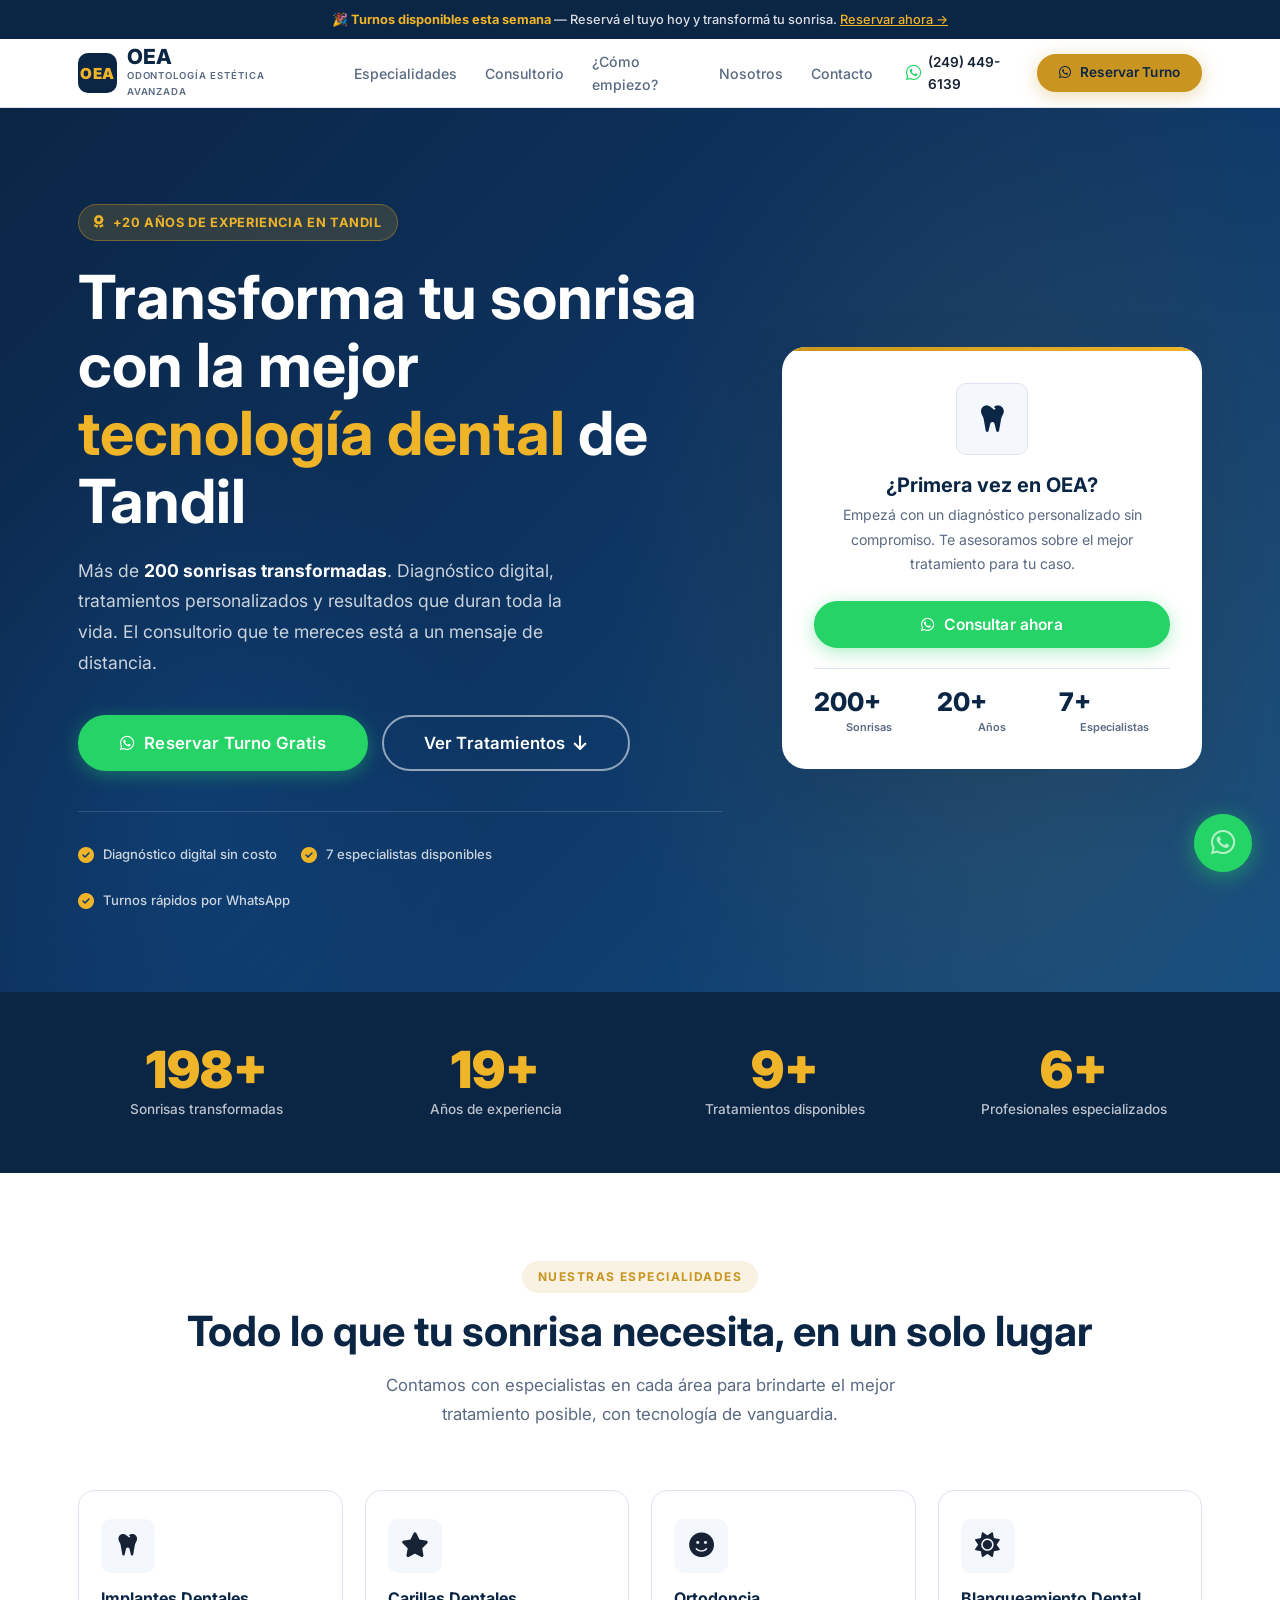
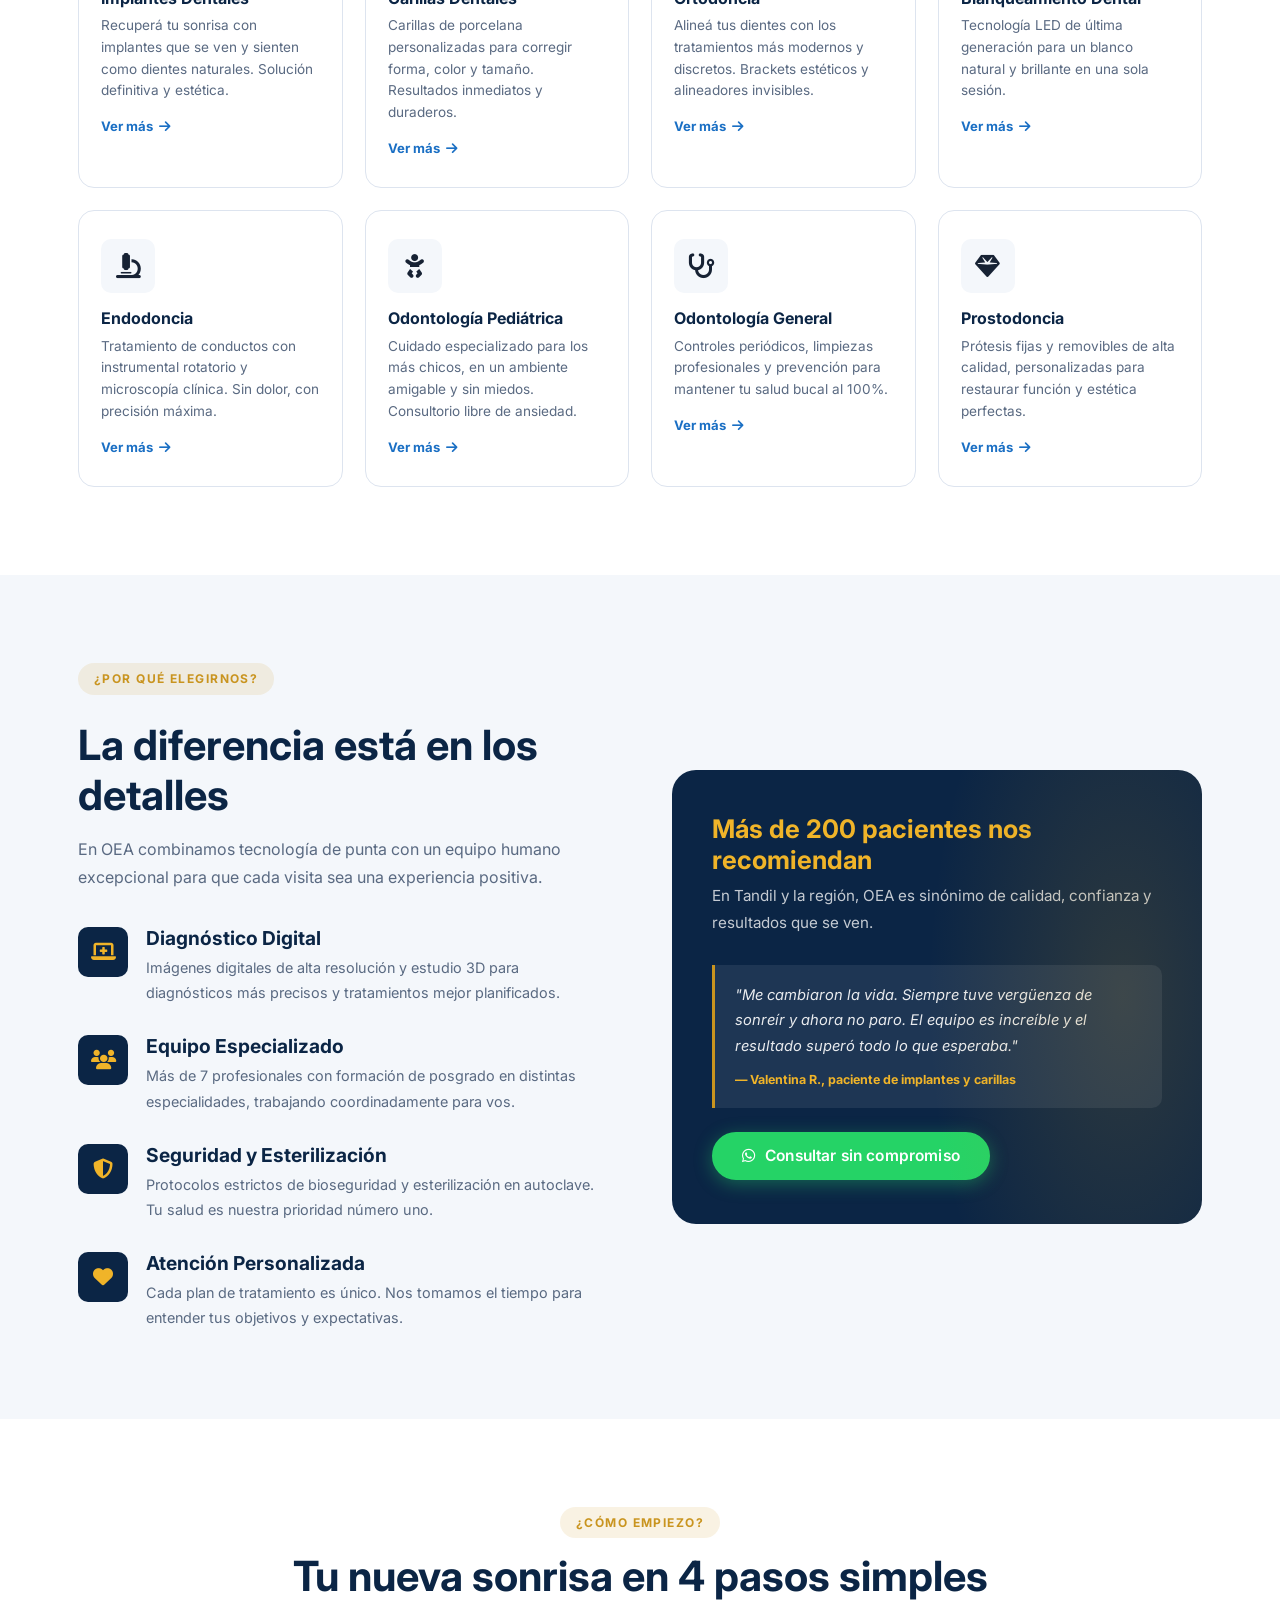
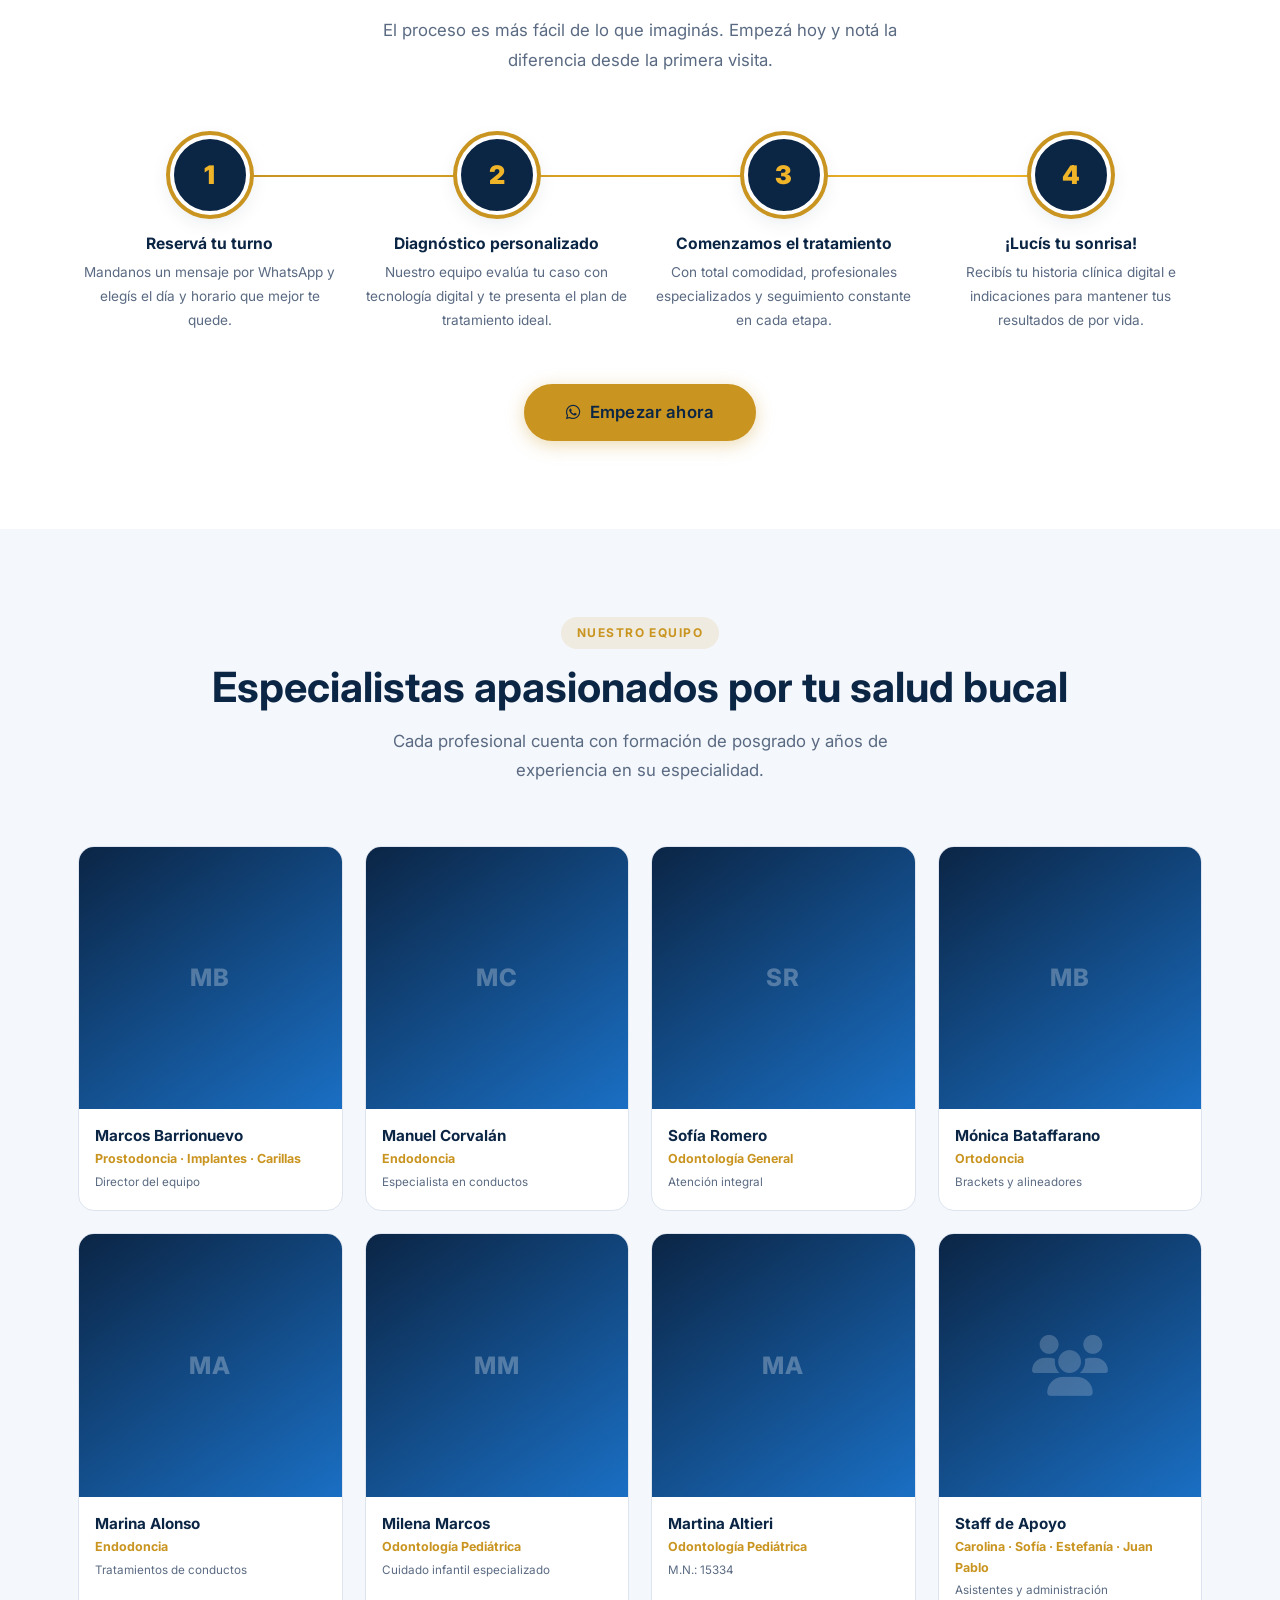
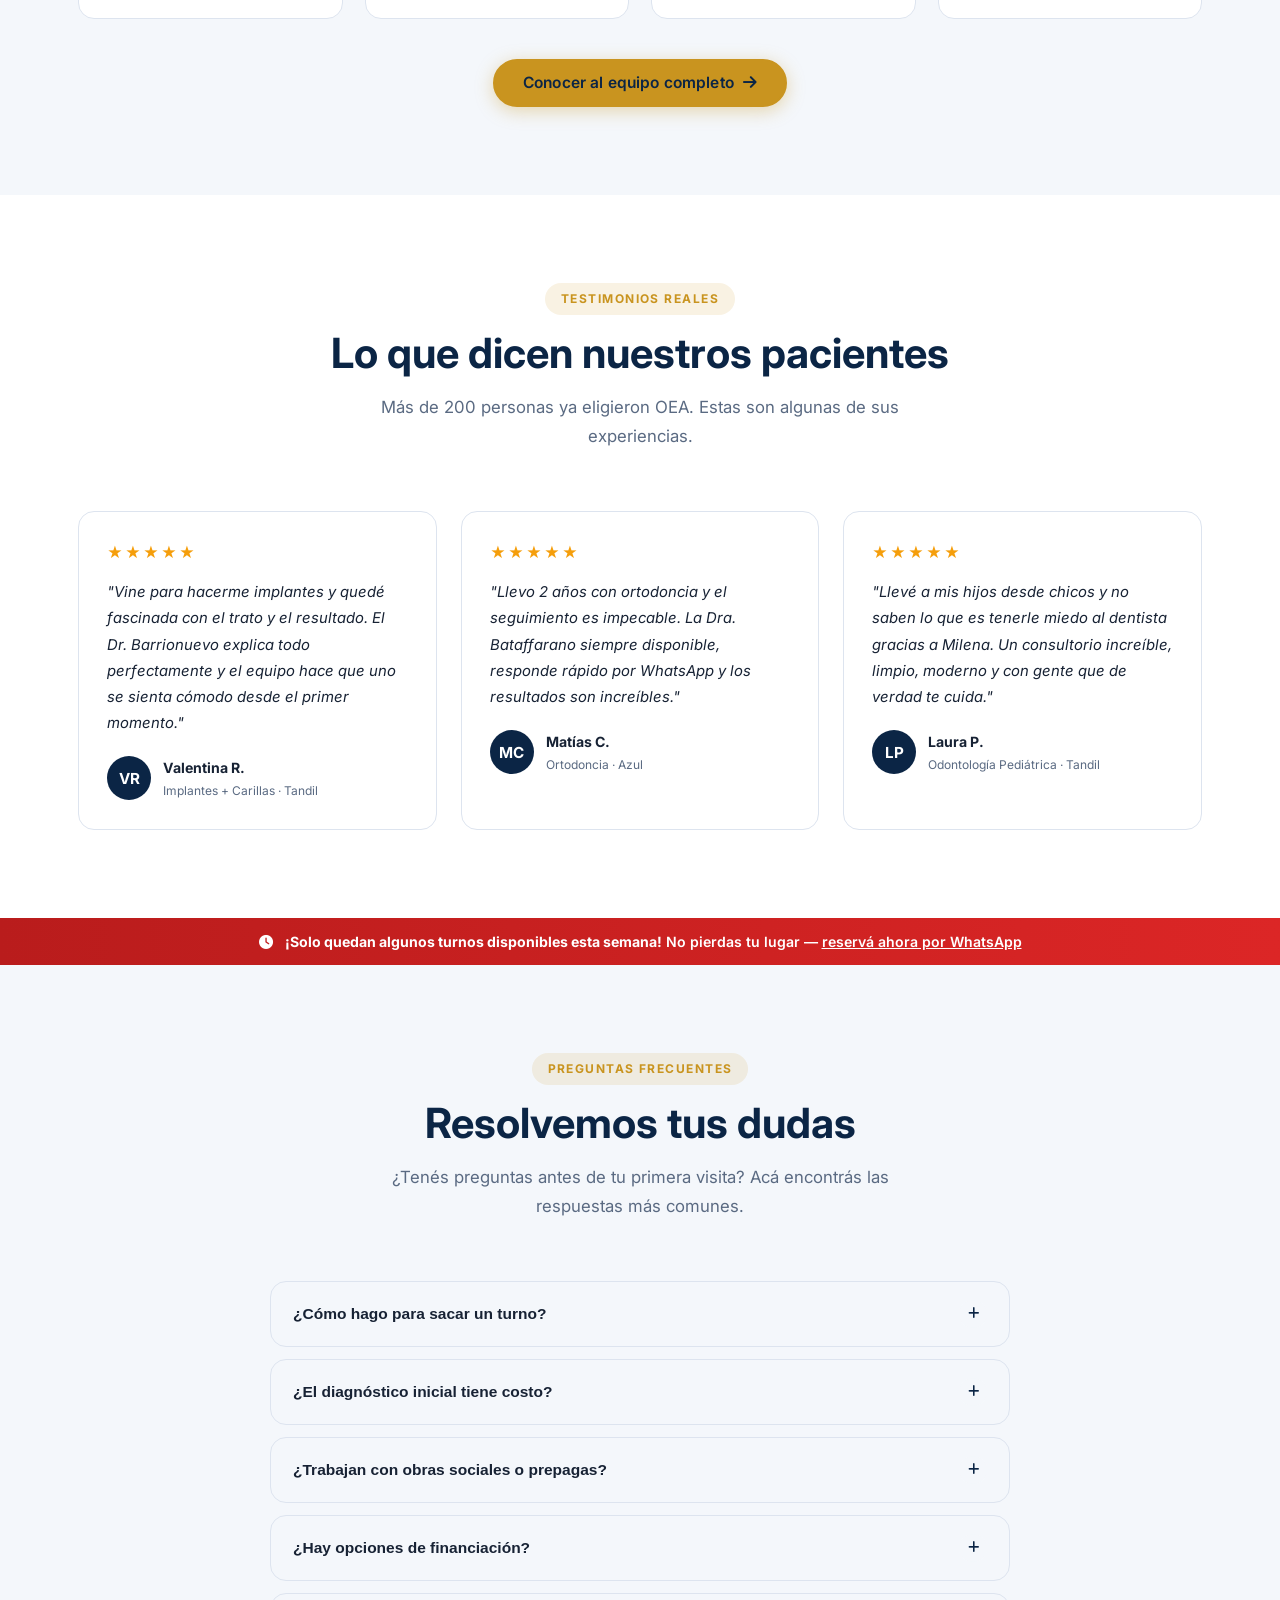
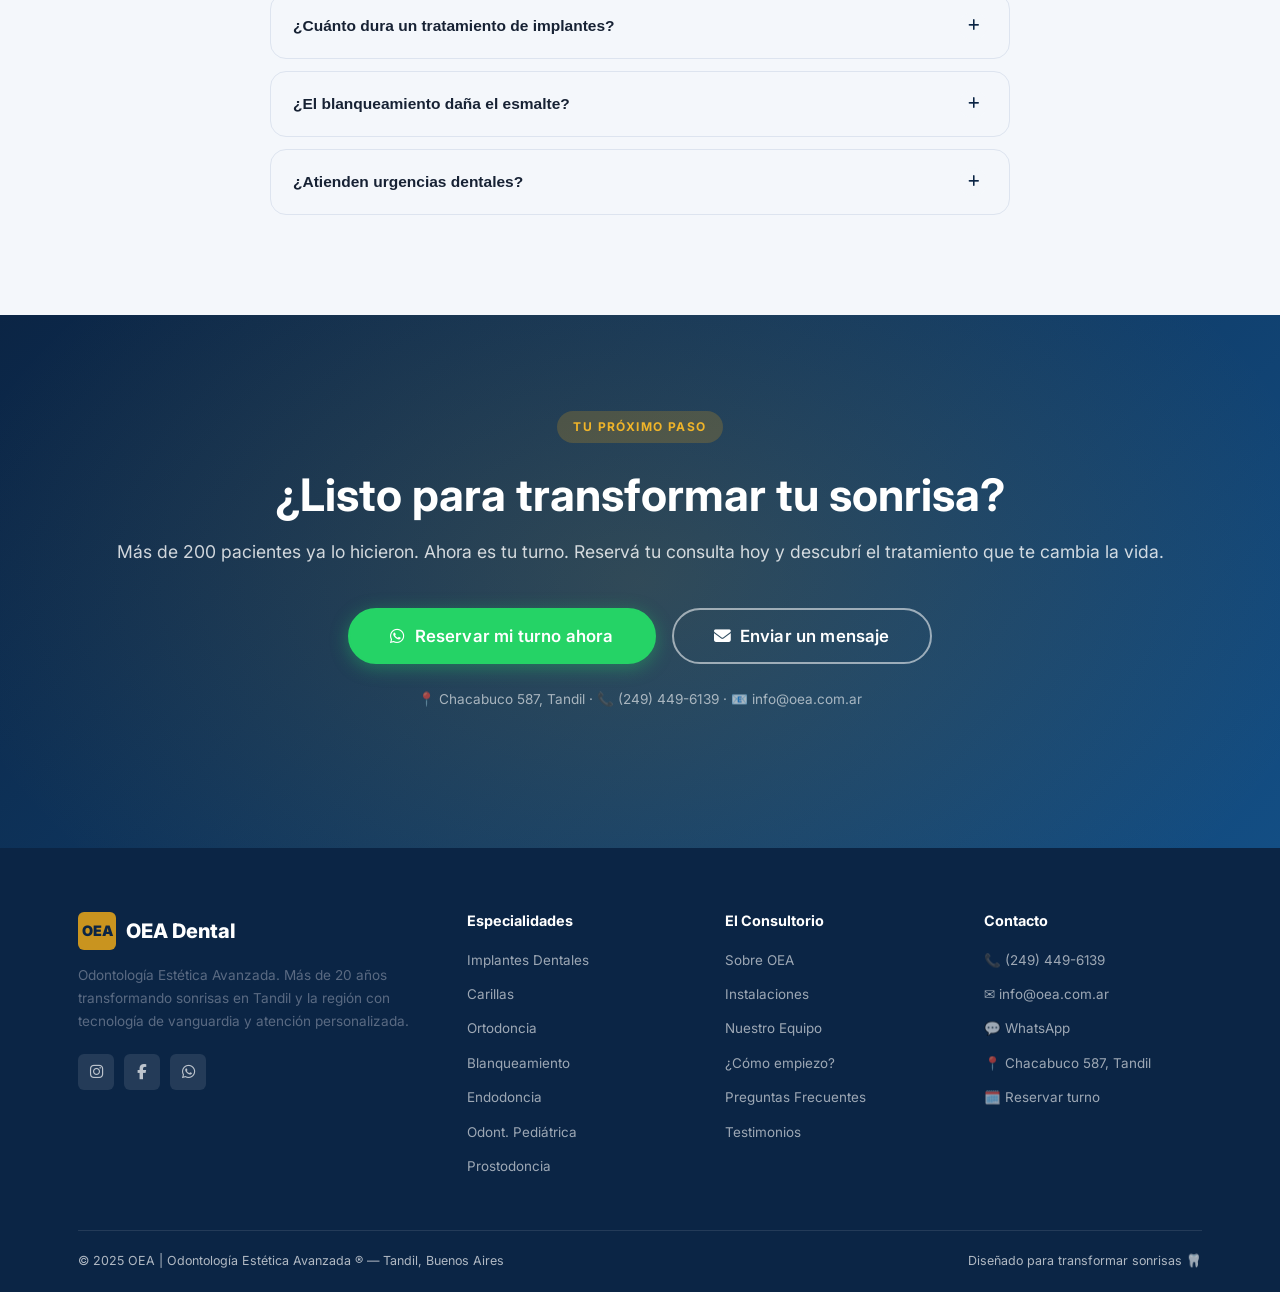
<file: index.html>
<!DOCTYPE html>
<html lang="es">
<head>
  <meta charset="UTF-8" />
  <meta name="viewport" content="width=device-width, initial-scale=1.0" />
  <title>OEA | Odontología Estética Avanzada — Tandil, Buenos Aires</title>
  <meta name="description" content="Más de 200 sonrisas transformadas en Tandil. Implantes, carillas, ortodoncia, blanqueamiento y más. Turnos disponibles. Llamá o escribí por WhatsApp." />
  <link rel="preconnect" href="https://fonts.googleapis.com" />
  <link rel="preconnect" href="https://fonts.gstatic.com" crossorigin />
  <link href="https://fonts.googleapis.com/css2?family=Inter:wght@400;500;600;700;800;900&display=swap" rel="stylesheet" />
  <link rel="stylesheet" href="https://cdnjs.cloudflare.com/ajax/libs/font-awesome/6.5.0/css/all.min.css" />
  <link rel="stylesheet" href="css/styles.css" />
</head>
<body>

<!-- Top Bar -->
<div class="top-bar">
  <strong>🎉 Turnos disponibles esta semana</strong> — Reservá el tuyo hoy y transformá tu sonrisa.
  <a href="https://wa.me/5492494496139?text=Hola!%20Quiero%20reservar%20un%20turno." target="_blank">Reservar ahora →</a>
</div>

<!-- Navbar -->
<nav class="navbar" id="navbar">
  <div class="container navbar-inner">
    <a href="index.html" class="nav-logo">
      <div class="nav-logo-icon">OEA</div>
      <div class="nav-logo-text">
        <span class="nav-logo-title">OEA</span>
        <span class="nav-logo-sub">Odontología Estética Avanzada</span>
      </div>
    </a>
    <nav class="nav-links">
      <a href="#servicios">Especialidades</a>
      <a href="pages/consultorio.html">Consultorio</a>
      <a href="#proceso">¿Cómo empiezo?</a>
      <a href="pages/nosotros.html">Nosotros</a>
      <a href="pages/contacto.html">Contacto</a>
    </nav>
    <div class="nav-actions">
      <a href="https://wa.me/5492494496139" class="nav-phone" target="_blank">
        <i class="fab fa-whatsapp"></i> (249) 449-6139
      </a>
      <a href="https://wa.me/5492494496139?text=Hola!%20Quiero%20reservar%20un%20turno." class="btn btn-primary btn-sm" target="_blank">
        <i class="fab fa-whatsapp"></i> Reservar Turno
      </a>
    </div>
    <button class="hamburger" id="hamburger" aria-label="Menú">
      <span></span><span></span><span></span>
    </button>
  </div>
</nav>

<!-- Mobile Nav -->
<div class="mobile-nav" id="mobileNav">
  <div class="mobile-nav-head">
    <a href="index.html" class="nav-logo">
      <div class="nav-logo-icon">OEA</div>
      <div class="nav-logo-text">
        <span class="nav-logo-title">OEA</span>
        <span class="nav-logo-sub">Odontología Estética Avanzada</span>
      </div>
    </a>
    <button class="mobile-nav-close" id="mobileClose" aria-label="Cerrar">✕</button>
  </div>
  <div class="mobile-nav-links">
    <a href="#servicios">🦷 Especialidades</a>
    <a href="pages/consultorio.html">🏥 Consultorio</a>
    <a href="#proceso">📋 ¿Cómo empiezo?</a>
    <a href="pages/nosotros.html">👥 Nosotros</a>
    <a href="pages/contacto.html">📍 Contacto</a>
  </div>
  <div class="mobile-nav-footer">
    <a href="https://wa.me/5492494496139?text=Hola!%20Quiero%20reservar%20un%20turno." class="btn btn-wa" target="_blank">
      <i class="fab fa-whatsapp"></i> Reservar por WhatsApp
    </a>
    <a href="tel:+5492494496139" class="btn btn-primary">
      <i class="fas fa-phone"></i> Llamar ahora
    </a>
  </div>
</div>

<!-- HERO -->
<section class="hero">
  <div class="hero-glow"></div>
  <div class="hero-glow-2"></div>
  <div class="container">
    <div class="hero-inner">
      <div class="hero-content">
        <div class="hero-badge reveal">
          <i class="fas fa-award"></i> +20 años de experiencia en Tandil
        </div>
        <h1 class="hero-title reveal reveal-delay-1">
          Transforma tu sonrisa con la mejor
          <span class="gold">tecnología dental</span> de Tandil
        </h1>
        <p class="hero-sub reveal reveal-delay-2">
          Más de <strong style="color:#fff">200 sonrisas transformadas</strong>. Diagnóstico digital,
          tratamientos personalizados y resultados que duran toda la vida.
          El consultorio que te mereces está a un mensaje de distancia.
        </p>
        <div class="hero-actions reveal reveal-delay-3">
          <a href="https://wa.me/5492494496139?text=Hola!%20Quiero%20reservar%20un%20turno%20de%20diagn%C3%B3stico." class="btn btn-wa btn-lg" target="_blank">
            <i class="fab fa-whatsapp"></i> Reservar Turno Gratis
          </a>
          <a href="#servicios" class="btn btn-outline-white btn-lg">
            Ver Tratamientos <i class="fas fa-arrow-down"></i>
          </a>
        </div>
        <div class="hero-trust reveal reveal-delay-4">
          <div class="hero-trust-item">
            <i class="fas fa-check-circle"></i>
            <span>Diagnóstico digital sin costo</span>
          </div>
          <div class="hero-trust-item">
            <i class="fas fa-check-circle"></i>
            <span>7 especialistas disponibles</span>
          </div>
          <div class="hero-trust-item">
            <i class="fas fa-check-circle"></i>
            <span>Turnos rápidos por WhatsApp</span>
          </div>
        </div>
      </div>
      <div class="hero-card-col">
        <div class="hero-card reveal reveal-delay-2">
          <div class="hero-card-icon"><i class="fas fa-tooth"></i></div>
          <h3>¿Primera vez en OEA?</h3>
          <p>Empezá con un diagnóstico personalizado sin compromiso. Te asesoramos sobre el mejor tratamiento para tu caso.</p>
          <a href="https://wa.me/5492494496139?text=Hola!%20Quiero%20pedir%20un%20diagn%C3%B3stico%20inicial." class="btn btn-wa" target="_blank">
            <i class="fab fa-whatsapp"></i> Consultar ahora
          </a>
          <div class="hero-mini-stats">
            <div>
              <span class="mini-stat-num" data-target="200" data-suffix="+">0+</span>
              <div class="mini-stat-label">Sonrisas</div>
            </div>
            <div>
              <span class="mini-stat-num" data-target="20" data-suffix="+">0+</span>
              <div class="mini-stat-label">Años</div>
            </div>
            <div>
              <span class="mini-stat-num" data-target="7" data-suffix="+">0+</span>
              <div class="mini-stat-label">Especialistas</div>
            </div>
          </div>
        </div>
      </div>
    </div>
  </div>
</section>

<!-- STATS BAR -->
<section class="stats-bar">
  <div class="container">
    <div class="stats-bar-grid">
      <div class="reveal">
        <span class="stat-num" data-target="200" data-suffix="+">0+</span>
        <span class="stat-lbl">Sonrisas transformadas</span>
      </div>
      <div class="reveal reveal-delay-1">
        <span class="stat-num" data-target="20" data-suffix="+">0+</span>
        <span class="stat-lbl">Años de experiencia</span>
      </div>
      <div class="reveal reveal-delay-2">
        <span class="stat-num" data-target="10" data-suffix="+">0+</span>
        <span class="stat-lbl">Tratamientos disponibles</span>
      </div>
      <div class="reveal reveal-delay-3">
        <span class="stat-num" data-target="7" data-suffix="+">0+</span>
        <span class="stat-lbl">Profesionales especializados</span>
      </div>
    </div>
  </div>
</section>

<!-- SERVICES -->
<section class="section" id="servicios">
  <div class="container">
    <div class="section-header reveal">
      <div class="section-tag">Nuestras Especialidades</div>
      <h2 class="section-title">Todo lo que tu sonrisa necesita, en un solo lugar</h2>
      <p class="section-sub">Contamos con especialistas en cada área para brindarte el mejor tratamiento posible, con tecnología de vanguardia.</p>
    </div>
    <div class="services-grid">
      <a href="pages/implantes.html" class="service-card reveal">
        <div class="service-icon"><i class="fas fa-tooth"></i></div>
        <h3>Implantes Dentales</h3>
        <p>Recuperá tu sonrisa con implantes que se ven y sienten como dientes naturales. Solución definitiva y estética.</p>
        <span class="service-arrow">Ver más <i class="fas fa-arrow-right"></i></span>
      </a>
      <a href="pages/carillas.html" class="service-card reveal reveal-delay-1">
        <div class="service-icon"><i class="fas fa-star"></i></div>
        <h3>Carillas Dentales</h3>
        <p>Carillas de porcelana personalizadas para corregir forma, color y tamaño. Resultados inmediatos y duraderos.</p>
        <span class="service-arrow">Ver más <i class="fas fa-arrow-right"></i></span>
      </a>
      <a href="pages/ortodoncia.html" class="service-card reveal reveal-delay-2">
        <div class="service-icon"><i class="fas fa-smile"></i></div>
        <h3>Ortodoncia</h3>
        <p>Alineá tus dientes con los tratamientos más modernos y discretos. Brackets estéticos y alineadores invisibles.</p>
        <span class="service-arrow">Ver más <i class="fas fa-arrow-right"></i></span>
      </a>
      <a href="pages/blanqueamiento.html" class="service-card reveal reveal-delay-3">
        <div class="service-icon"><i class="fas fa-sun"></i></div>
        <h3>Blanqueamiento Dental</h3>
        <p>Tecnología LED de última generación para un blanco natural y brillante en una sola sesión.</p>
        <span class="service-arrow">Ver más <i class="fas fa-arrow-right"></i></span>
      </a>
      <a href="pages/endodoncia.html" class="service-card reveal">
        <div class="service-icon"><i class="fas fa-microscope"></i></div>
        <h3>Endodoncia</h3>
        <p>Tratamiento de conductos con instrumental rotatorio y microscopía clínica. Sin dolor, con precisión máxima.</p>
        <span class="service-arrow">Ver más <i class="fas fa-arrow-right"></i></span>
      </a>
      <a href="pages/pediatrica.html" class="service-card reveal reveal-delay-1">
        <div class="service-icon"><i class="fas fa-baby"></i></div>
        <h3>Odontología Pediátrica</h3>
        <p>Cuidado especializado para los más chicos, en un ambiente amigable y sin miedos. Consultorio libre de ansiedad.</p>
        <span class="service-arrow">Ver más <i class="fas fa-arrow-right"></i></span>
      </a>
      <a href="pages/general.html" class="service-card reveal reveal-delay-2">
        <div class="service-icon"><i class="fas fa-stethoscope"></i></div>
        <h3>Odontología General</h3>
        <p>Controles periódicos, limpiezas profesionales y prevención para mantener tu salud bucal al 100%.</p>
        <span class="service-arrow">Ver más <i class="fas fa-arrow-right"></i></span>
      </a>
      <a href="pages/prostodoncia.html" class="service-card reveal reveal-delay-3">
        <div class="service-icon"><i class="fas fa-gem"></i></div>
        <h3>Prostodoncia</h3>
        <p>Prótesis fijas y removibles de alta calidad, personalizadas para restaurar función y estética perfectas.</p>
        <span class="service-arrow">Ver más <i class="fas fa-arrow-right"></i></span>
      </a>
    </div>
  </div>
</section>

<!-- WHY US -->
<section class="section bg-alt" id="porquenos">
  <div class="container">
    <div class="why-grid">
      <div>
        <div class="section-tag reveal">¿Por qué elegirnos?</div>
        <h2 class="reveal reveal-delay-1" style="margin-bottom:14px;margin-top:12px;">La diferencia está en los detalles</h2>
        <p class="reveal reveal-delay-2" style="margin-bottom:36px;">En OEA combinamos tecnología de punta con un equipo humano excepcional para que cada visita sea una experiencia positiva.</p>
        <div class="why-features">
          <div class="why-feature reveal">
            <div class="why-icon"><i class="fas fa-laptop-medical"></i></div>
            <div>
              <h4>Diagnóstico Digital</h4>
              <p>Imágenes digitales de alta resolución y estudio 3D para diagnósticos más precisos y tratamientos mejor planificados.</p>
            </div>
          </div>
          <div class="why-feature reveal reveal-delay-1">
            <div class="why-icon"><i class="fas fa-users"></i></div>
            <div>
              <h4>Equipo Especializado</h4>
              <p>Más de 7 profesionales con formación de posgrado en distintas especialidades, trabajando coordinadamente para vos.</p>
            </div>
          </div>
          <div class="why-feature reveal reveal-delay-2">
            <div class="why-icon"><i class="fas fa-shield-alt"></i></div>
            <div>
              <h4>Seguridad y Esterilización</h4>
              <p>Protocolos estrictos de bioseguridad y esterilización en autoclave. Tu salud es nuestra prioridad número uno.</p>
            </div>
          </div>
          <div class="why-feature reveal reveal-delay-3">
            <div class="why-icon"><i class="fas fa-heart"></i></div>
            <div>
              <h4>Atención Personalizada</h4>
              <p>Cada plan de tratamiento es único. Nos tomamos el tiempo para entender tus objetivos y expectativas.</p>
            </div>
          </div>
        </div>
      </div>
      <div class="reveal reveal-delay-2">
        <div class="why-visual-box">
          <h3>Más de 200 pacientes nos recomiendan</h3>
          <p>En Tandil y la región, OEA es sinónimo de calidad, confianza y resultados que se ven.</p>
          <div class="mini-quote">
            <p>"Me cambiaron la vida. Siempre tuve vergüenza de sonreír y ahora no paro. El equipo es increíble y el resultado superó todo lo que esperaba."</p>
            <div class="mini-quote-author">— Valentina R., paciente de implantes y carillas</div>
          </div>
          <div style="margin-top:24px;">
            <a href="https://wa.me/5492494496139?text=Hola!%20Quiero%20saber%20m%C3%A1s%20sobre%20los%20tratamientos." class="btn btn-wa" target="_blank">
              <i class="fab fa-whatsapp"></i> Consultar sin compromiso
            </a>
          </div>
        </div>
      </div>
    </div>
  </div>
</section>

<!-- PROCESS -->
<section class="section" id="proceso">
  <div class="container">
    <div class="section-header reveal">
      <div class="section-tag">¿Cómo empiezo?</div>
      <h2 class="section-title">Tu nueva sonrisa en 4 pasos simples</h2>
      <p class="section-sub">El proceso es más fácil de lo que imaginás. Empezá hoy y notá la diferencia desde la primera visita.</p>
    </div>
    <div class="process-grid">
      <div class="process-line"></div>
      <div class="process-step reveal">
        <div class="step-num">1</div>
        <h4>Reservá tu turno</h4>
        <p>Mandanos un mensaje por WhatsApp y elegís el día y horario que mejor te quede.</p>
      </div>
      <div class="process-step reveal reveal-delay-1">
        <div class="step-num">2</div>
        <h4>Diagnóstico personalizado</h4>
        <p>Nuestro equipo evalúa tu caso con tecnología digital y te presenta el plan de tratamiento ideal.</p>
      </div>
      <div class="process-step reveal reveal-delay-2">
        <div class="step-num">3</div>
        <h4>Comenzamos el tratamiento</h4>
        <p>Con total comodidad, profesionales especializados y seguimiento constante en cada etapa.</p>
      </div>
      <div class="process-step reveal reveal-delay-3">
        <div class="step-num">4</div>
        <h4>¡Lucís tu sonrisa!</h4>
        <p>Recibís tu historia clínica digital e indicaciones para mantener tus resultados de por vida.</p>
      </div>
    </div>
    <div style="text-align:center;margin-top:52px;" class="reveal">
      <a href="https://wa.me/5492494496139?text=Hola!%20Quiero%20comenzar%20mi%20tratamiento." class="btn btn-primary btn-lg" target="_blank">
        <i class="fab fa-whatsapp"></i> Empezar ahora
      </a>
    </div>
  </div>
</section>

<!-- TEAM -->
<section class="section bg-alt" id="equipo">
  <div class="container">
    <div class="section-header reveal">
      <div class="section-tag">Nuestro Equipo</div>
      <h2 class="section-title">Especialistas apasionados por tu salud bucal</h2>
      <p class="section-sub">Cada profesional cuenta con formación de posgrado y años de experiencia en su especialidad.</p>
    </div>
    <div class="team-grid">
      <div class="team-card reveal">
        <div class="team-avatar"><span class="team-initials">MB</span></div>
        <div class="team-info">
          <h4>Marcos Barrionuevo</h4>
          <div class="team-spec">Prostodoncia · Implantes · Carillas</div>
          <div class="team-lic">Director del equipo</div>
        </div>
      </div>
      <div class="team-card reveal reveal-delay-1">
        <div class="team-avatar"><span class="team-initials">MC</span></div>
        <div class="team-info">
          <h4>Manuel Corvalán</h4>
          <div class="team-spec">Endodoncia</div>
          <div class="team-lic">Especialista en conductos</div>
        </div>
      </div>
      <div class="team-card reveal reveal-delay-2">
        <div class="team-avatar"><span class="team-initials">SR</span></div>
        <div class="team-info">
          <h4>Sofía Romero</h4>
          <div class="team-spec">Odontología General</div>
          <div class="team-lic">Atención integral</div>
        </div>
      </div>
      <div class="team-card reveal reveal-delay-3">
        <div class="team-avatar"><span class="team-initials">MB</span></div>
        <div class="team-info">
          <h4>Mónica Bataffarano</h4>
          <div class="team-spec">Ortodoncia</div>
          <div class="team-lic">Brackets y alineadores</div>
        </div>
      </div>
      <div class="team-card reveal">
        <div class="team-avatar"><span class="team-initials">MA</span></div>
        <div class="team-info">
          <h4>Marina Alonso</h4>
          <div class="team-spec">Endodoncia</div>
          <div class="team-lic">Tratamientos de conductos</div>
        </div>
      </div>
      <div class="team-card reveal reveal-delay-1">
        <div class="team-avatar"><span class="team-initials">MM</span></div>
        <div class="team-info">
          <h4>Milena Marcos</h4>
          <div class="team-spec">Odontología Pediátrica</div>
          <div class="team-lic">Cuidado infantil especializado</div>
        </div>
      </div>
      <div class="team-card reveal reveal-delay-2">
        <div class="team-avatar"><span class="team-initials">MA</span></div>
        <div class="team-info">
          <h4>Martina Altieri</h4>
          <div class="team-spec">Odontología Pediátrica</div>
          <div class="team-lic">M.N.: 15334</div>
        </div>
      </div>
      <div class="team-card reveal reveal-delay-3">
        <div class="team-avatar"><i class="fas fa-users"></i></div>
        <div class="team-info">
          <h4>Staff de Apoyo</h4>
          <div class="team-spec">Carolina · Sofía · Estefanía · Juan Pablo</div>
          <div class="team-lic">Asistentes y administración</div>
        </div>
      </div>
    </div>
    <div style="text-align:center;margin-top:40px;" class="reveal">
      <a href="pages/nosotros.html" class="btn btn-primary">
        Conocer al equipo completo <i class="fas fa-arrow-right"></i>
      </a>
    </div>
  </div>
</section>

<!-- TESTIMONIALS -->
<section class="section" id="testimonios">
  <div class="container">
    <div class="section-header reveal">
      <div class="section-tag">Testimonios Reales</div>
      <h2 class="section-title">Lo que dicen nuestros pacientes</h2>
      <p class="section-sub">Más de 200 personas ya eligieron OEA. Estas son algunas de sus experiencias.</p>
    </div>
    <div class="testimonials-grid">
      <div class="testimonial-card reveal">
        <div class="stars">★★★★★</div>
        <p class="testimonial-text">"Vine para hacerme implantes y quedé fascinada con el trato y el resultado. El Dr. Barrionuevo explica todo perfectamente y el equipo hace que uno se sienta cómodo desde el primer momento."</p>
        <div class="testimonial-author">
          <div class="author-av">VR</div>
          <div>
            <div class="author-name">Valentina R.</div>
            <div class="author-detail">Implantes + Carillas · Tandil</div>
          </div>
        </div>
      </div>
      <div class="testimonial-card reveal reveal-delay-1">
        <div class="stars">★★★★★</div>
        <p class="testimonial-text">"Llevo 2 años con ortodoncia y el seguimiento es impecable. La Dra. Bataffarano siempre disponible, responde rápido por WhatsApp y los resultados son increíbles."</p>
        <div class="testimonial-author">
          <div class="author-av">MC</div>
          <div>
            <div class="author-name">Matías C.</div>
            <div class="author-detail">Ortodoncia · Azul</div>
          </div>
        </div>
      </div>
      <div class="testimonial-card reveal reveal-delay-2">
        <div class="stars">★★★★★</div>
        <p class="testimonial-text">"Llevé a mis hijos desde chicos y no saben lo que es tenerle miedo al dentista gracias a Milena. Un consultorio increíble, limpio, moderno y con gente que de verdad te cuida."</p>
        <div class="testimonial-author">
          <div class="author-av">LP</div>
          <div>
            <div class="author-name">Laura P.</div>
            <div class="author-detail">Odontología Pediátrica · Tandil</div>
          </div>
        </div>
      </div>
    </div>
  </div>
</section>

<!-- URGENCY -->
<div class="urgency-bar reveal">
  <i class="fas fa-clock"></i>
  <strong>¡Solo quedan algunos turnos disponibles esta semana!</strong>
  No pierdas tu lugar —
  <a href="https://wa.me/5492494496139?text=Hola!%20Quiero%20reservar%20antes%20de%20que%20se%20llenen%20los%20turnos." target="_blank" style="color:#fff;text-decoration:underline;">reservá ahora por WhatsApp</a>
</div>

<!-- FAQ -->
<section class="section bg-alt" id="faq">
  <div class="container">
    <div class="section-header reveal">
      <div class="section-tag">Preguntas Frecuentes</div>
      <h2 class="section-title">Resolvemos tus dudas</h2>
      <p class="section-sub">¿Tenés preguntas antes de tu primera visita? Acá encontrás las respuestas más comunes.</p>
    </div>
    <div class="faq-wrap">
      <div class="faq-item reveal">
        <button class="faq-q">¿Cómo hago para sacar un turno?<span class="faq-toggle"><i class="fas fa-plus"></i></span></button>
        <div class="faq-body"><div class="faq-body-inner">Es muy simple: mandanos un mensaje por WhatsApp al (249) 449-6139 o usá el botón verde que ves en el sitio. Te vamos a responder a la brevedad para coordinar el día y horario que mejor te quede. También podés mandarnos un mail a info@oea.com.ar.</div></div>
      </div>
      <div class="faq-item reveal reveal-delay-1">
        <button class="faq-q">¿El diagnóstico inicial tiene costo?<span class="faq-toggle"><i class="fas fa-plus"></i></span></button>
        <div class="faq-body"><div class="faq-body-inner">El diagnóstico inicial lo realizamos con tecnología digital y está incluido dentro de la primera consulta. Nuestro objetivo es que puedas conocer tu situación real y el tratamiento recomendado sin ningún compromiso.</div></div>
      </div>
      <div class="faq-item reveal reveal-delay-2">
        <button class="faq-q">¿Trabajan con obras sociales o prepagas?<span class="faq-toggle"><i class="fas fa-plus"></i></span></button>
        <div class="faq-body"><div class="faq-body-inner">Trabajamos con diversas obras sociales y prepagas. Te recomendamos consultar directamente con nosotros para verificar si tu cobertura incluye los tratamientos que necesitás. Muchos de nuestros tratamientos estéticos tienen opciones de financiación.</div></div>
      </div>
      <div class="faq-item reveal">
        <button class="faq-q">¿Hay opciones de financiación?<span class="faq-toggle"><i class="fas fa-plus"></i></span></button>
        <div class="faq-body"><div class="faq-body-inner">Sí, contamos con planes de pago en cuotas para la mayoría de nuestros tratamientos. Aceptamos transferencia bancaria, efectivo y tarjetas de crédito con posibilidad de cuotas. Consultanos por el plan que mejor se adapte a tus posibilidades.</div></div>
      </div>
      <div class="faq-item reveal reveal-delay-1">
        <button class="faq-q">¿Cuánto dura un tratamiento de implantes?<span class="faq-toggle"><i class="fas fa-plus"></i></span></button>
        <div class="faq-body"><div class="faq-body-inner">El tiempo total depende de cada caso, pero en general el proceso completo de un implante va de 3 a 6 meses, desde la colocación del implante hasta la corona definitiva. El 90% de los casos siguen los tiempos esperados gracias a nuestro diagnóstico digital previo.</div></div>
      </div>
      <div class="faq-item reveal reveal-delay-2">
        <button class="faq-q">¿El blanqueamiento daña el esmalte?<span class="faq-toggle"><i class="fas fa-plus"></i></span></button>
        <div class="faq-body"><div class="faq-body-inner">No, cuando se realiza correctamente y con los productos adecuados el blanqueamiento dental no daña el esmalte. En OEA usamos tecnología LED de última generación con productos certificados. Siempre realizamos una evaluación previa para asegurarnos de que sos candidato ideal.</div></div>
      </div>
      <div class="faq-item reveal">
        <button class="faq-q">¿Atienden urgencias dentales?<span class="faq-toggle"><i class="fas fa-plus"></i></span></button>
        <div class="faq-body"><div class="faq-body-inner">Sí, contamos con protocolos de atención para urgencias. Si tenés dolor intenso, un diente fracturado u otra emergencia dental, escribinos por WhatsApp y priorizamos tu atención lo antes posible.</div></div>
      </div>
    </div>
  </div>
</section>

<!-- CTA FINAL -->
<section class="cta-section">
  <div class="container" style="position:relative;z-index:1;">
    <div class="section-tag" style="background:rgba(201,148,31,.25);color:var(--accent-light);">Tu Próximo Paso</div>
    <h2 style="margin-top:12px;">¿Listo para transformar tu sonrisa?</h2>
    <p>Más de 200 pacientes ya lo hicieron. Ahora es tu turno. Reservá tu consulta hoy y descubrí el tratamiento que te cambia la vida.</p>
    <div class="cta-actions">
      <a href="https://wa.me/5492494496139?text=Hola!%20Quiero%20reservar%20mi%20turno%20inicial." class="btn btn-wa btn-lg" target="_blank">
        <i class="fab fa-whatsapp"></i> Reservar mi turno ahora
      </a>
      <a href="pages/contacto.html" class="btn btn-outline-white btn-lg">
        <i class="fas fa-envelope"></i> Enviar un mensaje
      </a>
    </div>
    <p style="margin-top:24px;font-size:.85rem;color:rgba(255,255,255,.6);">
      📍 Chacabuco 587, Tandil · 📞 (249) 449-6139 · 📧 info@oea.com.ar
    </p>
  </div>
</section>

<!-- FOOTER -->
<footer class="footer">
  <div class="container">
    <div class="footer-grid">
      <div class="footer-brand">
        <div class="footer-brand-logo">
          <div class="footer-logo-box">OEA</div>
          <span class="footer-brand-name">OEA Dental</span>
        </div>
        <p>Odontología Estética Avanzada. Más de 20 años transformando sonrisas en Tandil y la región con tecnología de vanguardia y atención personalizada.</p>
        <div class="social-links">
          <a href="#" class="social-link" aria-label="Instagram"><i class="fab fa-instagram"></i></a>
          <a href="#" class="social-link" aria-label="Facebook"><i class="fab fa-facebook-f"></i></a>
          <a href="https://wa.me/5492494496139" class="social-link" aria-label="WhatsApp" target="_blank"><i class="fab fa-whatsapp"></i></a>
        </div>
      </div>
      <div class="footer-col">
        <h5>Especialidades</h5>
        <ul class="footer-links">
          <li><a href="pages/implantes.html">Implantes Dentales</a></li>
          <li><a href="pages/carillas.html">Carillas</a></li>
          <li><a href="pages/ortodoncia.html">Ortodoncia</a></li>
          <li><a href="pages/blanqueamiento.html">Blanqueamiento</a></li>
          <li><a href="pages/endodoncia.html">Endodoncia</a></li>
          <li><a href="pages/pediatrica.html">Odont. Pediátrica</a></li>
          <li><a href="pages/prostodoncia.html">Prostodoncia</a></li>
        </ul>
      </div>
      <div class="footer-col">
        <h5>El Consultorio</h5>
        <ul class="footer-links">
          <li><a href="pages/nosotros.html">Sobre OEA</a></li>
          <li><a href="pages/consultorio.html">Instalaciones</a></li>
          <li><a href="pages/nosotros.html#equipo">Nuestro Equipo</a></li>
          <li><a href="#proceso">¿Cómo empiezo?</a></li>
          <li><a href="#faq">Preguntas Frecuentes</a></li>
          <li><a href="#testimonios">Testimonios</a></li>
        </ul>
      </div>
      <div class="footer-col">
        <h5>Contacto</h5>
        <ul class="footer-links">
          <li><a href="tel:+5492494496139">📞 (249) 449-6139</a></li>
          <li><a href="mailto:info@oea.com.ar">✉️ info@oea.com.ar</a></li>
          <li><a href="https://wa.me/5492494496139" target="_blank">💬 WhatsApp</a></li>
          <li><a href="https://maps.app.goo.gl/pSXsXpkUVeYHr8uN7" target="_blank">📍 Chacabuco 587, Tandil</a></li>
          <li><a href="pages/contacto.html">🗓️ Reservar turno</a></li>
        </ul>
      </div>
    </div>
    <div class="footer-bottom">
      <span>© 2025 OEA | Odontología Estética Avanzada ® — Tandil, Buenos Aires</span>
      <span>Diseñado para transformar sonrisas 🦷</span>
    </div>
  </div>
</footer>

<!-- Floating WhatsApp -->
<div class="wa-float">
  <div class="wa-tip">¡Escribinos por WhatsApp!</div>
  <a href="https://wa.me/5492494496139?text=Hola!%20Vi%20su%20p%C3%A1gina%20y%20me%20gustar%C3%ADa%20consultar." class="wa-btn" target="_blank" aria-label="WhatsApp">
    <div class="wa-pulse"></div>
    <i class="fab fa-whatsapp"></i>
  </a>
</div>

<script src="js/main.js"></script>
</body>
</html>
</file>
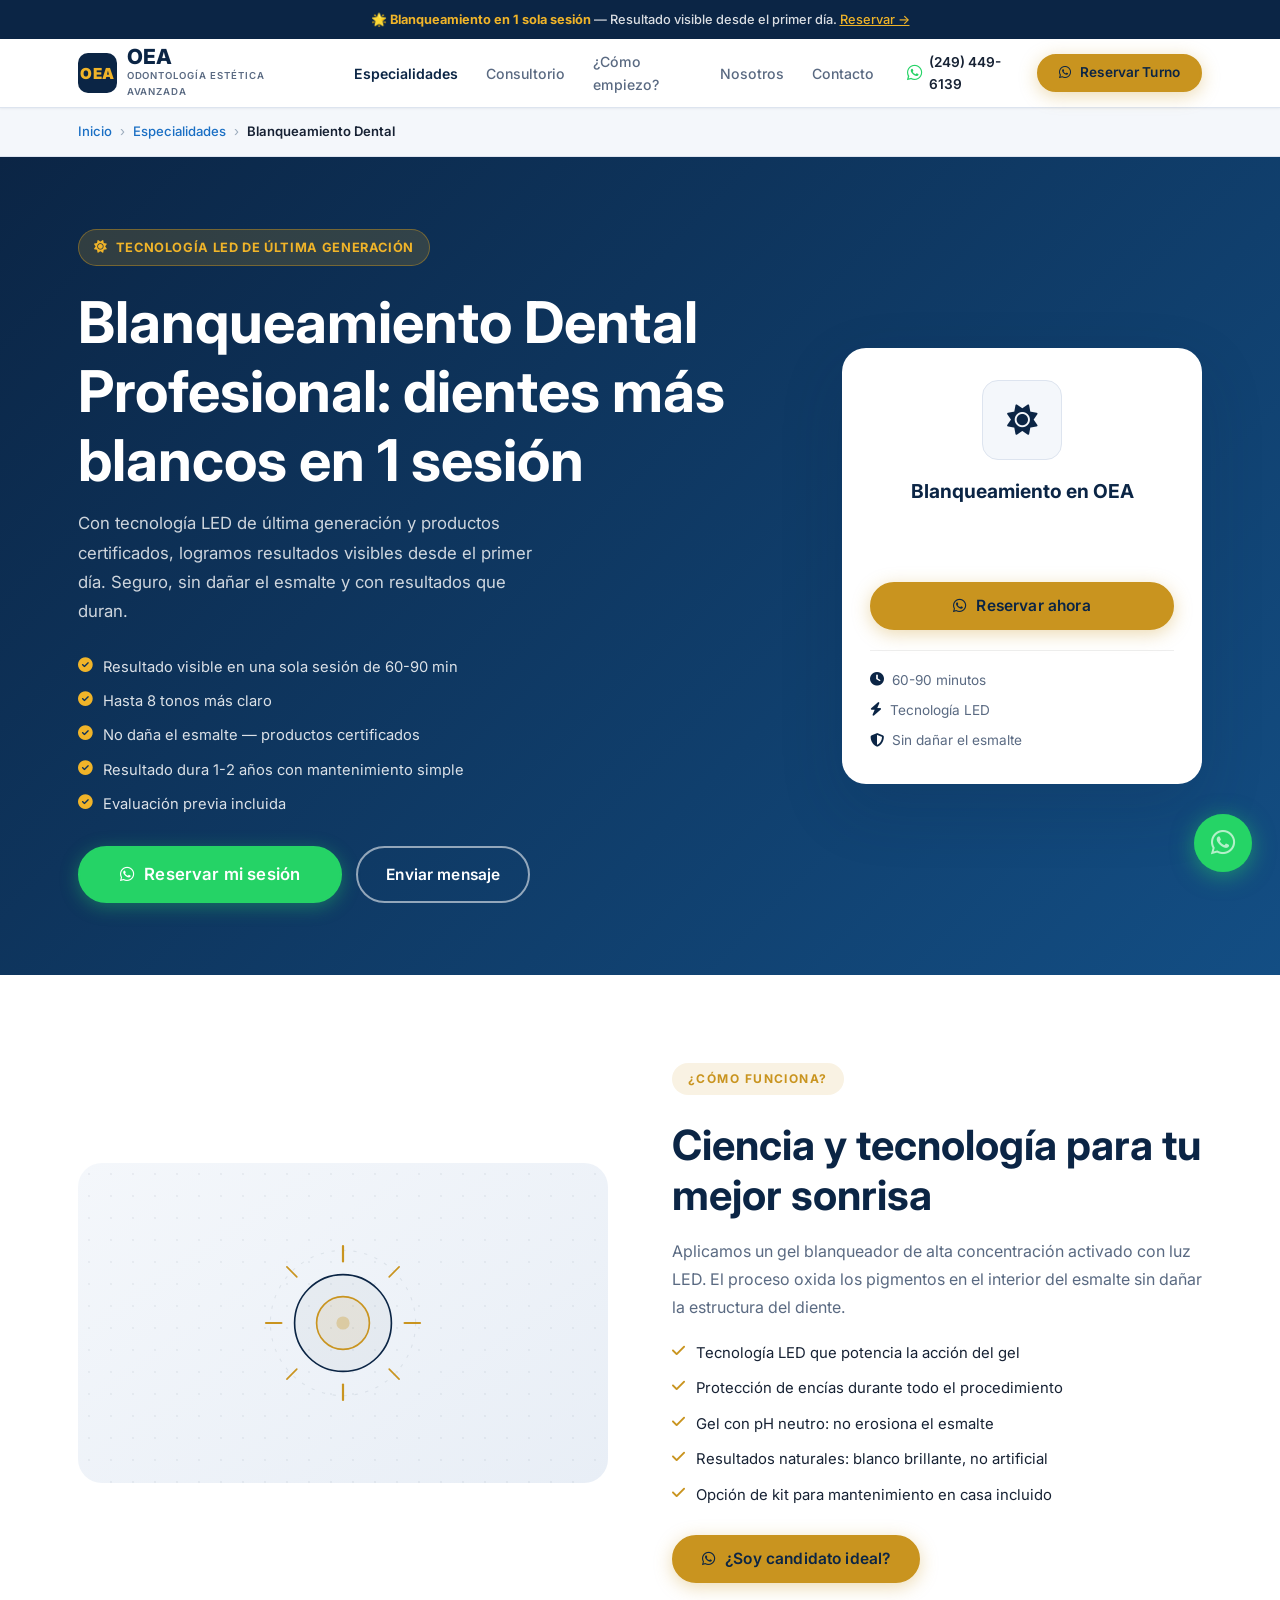
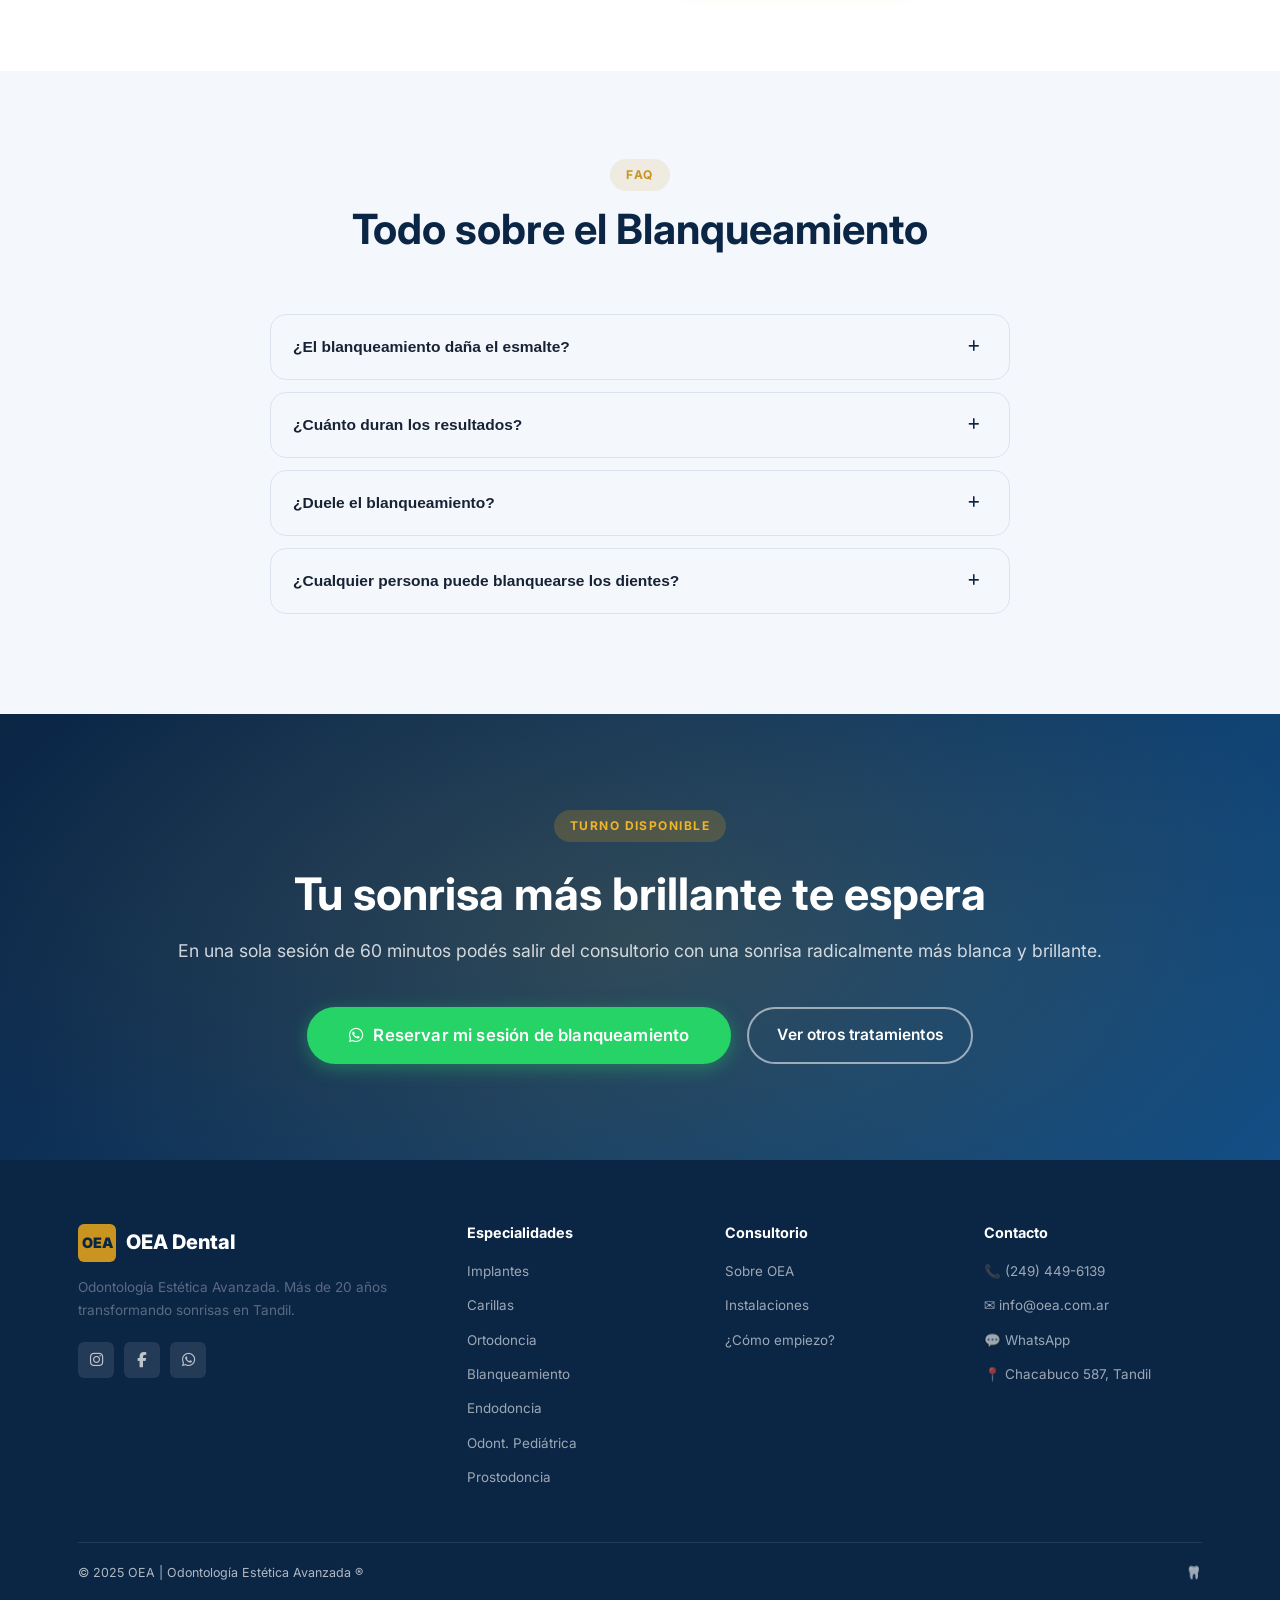
<file: pages/blanqueamiento.html>
<!DOCTYPE html>
<html lang="es">
<head>
  <meta charset="UTF-8" /><meta name="viewport" content="width=device-width, initial-scale=1.0" />
  <title>Blanqueamiento Dental — OEA Odontología Estética Avanzada | Tandil</title>
  <meta name="description" content="Blanqueamiento dental LED profesional en Tandil. Dientes más blancos en una sola sesión, de forma segura y duradera. Consultá sin compromiso." />
  <link rel="preconnect" href="https://fonts.googleapis.com" /><link rel="preconnect" href="https://fonts.gstatic.com" crossorigin />
  <link href="https://fonts.googleapis.com/css2?family=Inter:wght@400;500;600;700;800;900&display=swap" rel="stylesheet" />
  <link rel="stylesheet" href="https://cdnjs.cloudflare.com/ajax/libs/font-awesome/6.5.0/css/all.min.css" />
  <link rel="stylesheet" href="../css/styles.css" />
</head>
<body>

<div class="top-bar"><strong>🌟 Blanqueamiento en 1 sola sesión</strong> — Resultado visible desde el primer día. <a href="https://wa.me/5492494496139?text=Hola!%20Quiero%20consultar%20sobre%20blanqueamiento%20dental." target="_blank">Reservar →</a></div>

<nav class="navbar" id="navbar">
  <div class="container navbar-inner">
    <a href="../index.html" class="nav-logo"><div class="nav-logo-icon">OEA</div><div class="nav-logo-text"><span class="nav-logo-title">OEA</span><span class="nav-logo-sub">Odontología Estética Avanzada</span></div></a>
    <nav class="nav-links"><a href="../index.html#servicios" class="active">Especialidades</a><a href="consultorio.html">Consultorio</a><a href="../index.html#proceso">¿Cómo empiezo?</a><a href="nosotros.html">Nosotros</a><a href="contacto.html">Contacto</a></nav>
    <div class="nav-actions"><a href="https://wa.me/5492494496139" class="nav-phone" target="_blank"><i class="fab fa-whatsapp"></i> (249) 449-6139</a><a href="https://wa.me/5492494496139?text=Hola!%20Quiero%20consultar%20sobre%20blanqueamiento." class="btn btn-primary btn-sm" target="_blank"><i class="fab fa-whatsapp"></i> Reservar Turno</a></div>
    <button class="hamburger" id="hamburger"><span></span><span></span><span></span></button>
  </div>
</nav>
<div class="mobile-nav" id="mobileNav"><div class="mobile-nav-head"><a href="../index.html" class="nav-logo"><div class="nav-logo-icon">OEA</div><div class="nav-logo-text"><span class="nav-logo-title">OEA</span><span class="nav-logo-sub">Odontología Estética Avanzada</span></div></a><button class="mobile-nav-close" id="mobileClose">✕</button></div><div class="mobile-nav-links"><a href="../index.html#servicios">🦷 Especialidades</a><a href="consultorio.html">🏥 Consultorio</a><a href="../index.html#proceso">📋 ¿Cómo empiezo?</a><a href="nosotros.html">👥 Nosotros</a><a href="contacto.html">📍 Contacto</a></div><div class="mobile-nav-footer"><a href="https://wa.me/5492494496139?text=Hola!%20Quiero%20reservar%20blanqueamiento." class="btn btn-wa" target="_blank"><i class="fab fa-whatsapp"></i> Reservar Blanqueamiento</a></div></div>

<div class="breadcrumb"><div class="container"><ul><li><a href="../index.html">Inicio</a></li><li><a href="../index.html#servicios">Especialidades</a></li><li>Blanqueamiento Dental</li></ul></div></div>

<section class="service-hero">
  <div class="container">
    <div class="service-hero-inner">
      <div>
        <div class="hero-badge reveal"><i class="fas fa-sun"></i> Tecnología LED de última generación</div>
        <h1 class="reveal reveal-delay-1">Blanqueamiento Dental Profesional: dientes más blancos en 1 sesión</h1>
        <p class="reveal reveal-delay-2">Con tecnología LED de última generación y productos certificados, logramos resultados visibles desde el primer día. Seguro, sin dañar el esmalte y con resultados que duran.</p>
        <ul class="benefit-list reveal reveal-delay-2">
          <li><i class="fas fa-check-circle"></i> Resultado visible en una sola sesión de 60-90 min</li>
          <li><i class="fas fa-check-circle"></i> Hasta 8 tonos más claro</li>
          <li><i class="fas fa-check-circle"></i> No daña el esmalte — productos certificados</li>
          <li><i class="fas fa-check-circle"></i> Resultado dura 1-2 años con mantenimiento simple</li>
          <li><i class="fas fa-check-circle"></i> Evaluación previa incluida</li>
        </ul>
        <div class="hero-actions reveal reveal-delay-3">
          <a href="https://wa.me/5492494496139?text=Hola!%20Quiero%20reservar%20un%20blanqueamiento%20dental." class="btn btn-wa btn-lg" target="_blank"><i class="fab fa-whatsapp"></i> Reservar mi sesión</a>
          <a href="contacto.html" class="btn btn-outline-white">Enviar mensaje</a>
        </div>
      </div>
      <div class="service-card-right reveal reveal-delay-3">
        <div class="service-icon-lg"><i class="fas fa-sun"></i></div>
        <h3>Blanqueamiento en OEA</h3>
        <p>Evaluación previa gratuita para confirmar que sos candidato ideal antes de la sesión.</p>
        <a href="https://wa.me/5492494496139?text=Hola!%20Quiero%20reservar%20un%20blanqueamiento%20dental%20profesional." class="btn btn-primary" target="_blank"><i class="fab fa-whatsapp"></i> Reservar ahora</a>
        <div style="margin-top:20px;padding-top:18px;border-top:1px solid #eee;text-align:left;">
          <div style="display:flex;align-items:center;gap:8px;font-size:.85rem;color:#5A6A82;margin-bottom:8px;"><i class="fas fa-clock" style="color:#0B2545"></i> 60-90 minutos</div>
          <div style="display:flex;align-items:center;gap:8px;font-size:.85rem;color:#5A6A82;margin-bottom:8px;"><i class="fas fa-bolt" style="color:#0B2545"></i> Tecnología LED</div>
          <div style="display:flex;align-items:center;gap:8px;font-size:.85rem;color:#5A6A82;"><i class="fas fa-shield-alt" style="color:#0B2545"></i> Sin dañar el esmalte</div>
        </div>
      </div>
    </div>
  </div>
</section>

<section class="section">
  <div class="container">
    <div class="content-2col">
      <div class="content-emoji-box reveal">
        <svg viewBox="0 0 200 200" fill="none" xmlns="http://www.w3.org/2000/svg">
          <circle cx="100" cy="100" r="66" stroke="#0B2545" stroke-width="1" opacity=".08" stroke-dasharray="3 7"/>
          <circle cx="100" cy="100" r="44" fill="rgba(11,37,69,.04)" stroke="#0B2545" stroke-width="1.5"/>
          <circle cx="100" cy="100" r="24" fill="rgba(201,148,31,.1)" stroke="#C9941F" stroke-width="1.5"/>
          <circle cx="100" cy="100" r="6" fill="#C9941F" opacity=".3"/>
          <line x1="100" y1="44" x2="100" y2="30" stroke="#C9941F" stroke-width="2" stroke-linecap="round"/>
          <line x1="100" y1="156" x2="100" y2="170" stroke="#C9941F" stroke-width="2" stroke-linecap="round"/>
          <line x1="44" y1="100" x2="30" y2="100" stroke="#C9941F" stroke-width="2" stroke-linecap="round"/>
          <line x1="156" y1="100" x2="170" y2="100" stroke="#C9941F" stroke-width="2" stroke-linecap="round"/>
          <line x1="58" y1="58" x2="49" y2="49" stroke="#C9941F" stroke-width="1.5" stroke-linecap="round"/>
          <line x1="142" y1="58" x2="151" y2="49" stroke="#C9941F" stroke-width="1.5" stroke-linecap="round"/>
          <line x1="58" y1="142" x2="49" y2="151" stroke="#C9941F" stroke-width="1.5" stroke-linecap="round"/>
          <line x1="142" y1="142" x2="151" y2="151" stroke="#C9941F" stroke-width="1.5" stroke-linecap="round"/>
        </svg>
      </div>
      <div class="reveal reveal-delay-1">
        <div class="section-tag">¿Cómo funciona?</div>
        <h2 style="margin:12px 0 16px;">Ciencia y tecnología para tu mejor sonrisa</h2>
        <p>Aplicamos un gel blanqueador de alta concentración activado con luz LED. El proceso oxida los pigmentos en el interior del esmalte sin dañar la estructura del diente.</p>
        <ul class="check-list" style="margin-top:20px;">
          <li><i class="fas fa-check"></i> <span>Tecnología LED que potencia la acción del gel</span></li>
          <li><i class="fas fa-check"></i> <span>Protección de encías durante todo el procedimiento</span></li>
          <li><i class="fas fa-check"></i> <span>Gel con pH neutro: no erosiona el esmalte</span></li>
          <li><i class="fas fa-check"></i> <span>Resultados naturales: blanco brillante, no artificial</span></li>
          <li><i class="fas fa-check"></i> <span>Opción de kit para mantenimiento en casa incluido</span></li>
        </ul>
        <a href="https://wa.me/5492494496139?text=Hola!%20Quiero%20saber%20si%20soy%20candidato%20para%20blanqueamiento." class="btn btn-primary" style="margin-top:28px;" target="_blank"><i class="fab fa-whatsapp"></i> ¿Soy candidato ideal?</a>
      </div>
    </div>
  </div>
</section>

<section class="section bg-alt">
  <div class="container">
    <div class="section-header reveal"><div class="section-tag">FAQ</div><h2 class="section-title">Todo sobre el Blanqueamiento</h2></div>
    <div class="faq-wrap">
      <div class="faq-item reveal"><button class="faq-q">¿El blanqueamiento daña el esmalte?<span class="faq-toggle"><i class="fas fa-plus"></i></span></button><div class="faq-body"><div class="faq-body-inner">No, cuando se realiza profesionalmente con los productos adecuados. Los geles que usamos tienen pH neutro y no erosionan el esmalte. Siempre hacemos una evaluación previa para asegurarnos de que el esmalte esté en condiciones óptimas.</div></div></div>
      <div class="faq-item reveal reveal-delay-1"><button class="faq-q">¿Cuánto duran los resultados?<span class="faq-toggle"><i class="fas fa-plus"></i></span></button><div class="faq-body"><div class="faq-body-inner">Con cuidados básicos (evitar café, vino tinto y cigarrillo en exceso) los resultados duran entre 12 y 24 meses. Te damos un kit de mantenimiento en casa para refrescar el tono cuando lo necesites.</div></div></div>
      <div class="faq-item reveal reveal-delay-2"><button class="faq-q">¿Duele el blanqueamiento?<span class="faq-toggle"><i class="fas fa-plus"></i></span></button><div class="faq-body"><div class="faq-body-inner">Puede haber sensibilidad transitoria durante 24-48hs después del tratamiento. Es normal y desaparece sola. Si sos muy sensible, te indicamos un tratamiento previo para minimizar la sensibilidad.</div></div></div>
      <div class="faq-item reveal"><button class="faq-q">¿Cualquier persona puede blanquearse los dientes?<span class="faq-toggle"><i class="fas fa-plus"></i></span></button><div class="faq-body"><div class="faq-body-inner">Necesitás tener dientes sanos, sin caries activas ni enfermedades de encías. Las restauraciones (coronas, carillas, empastes) no se blanquean, por lo que evaluamos cada caso individualmente. El blanqueamiento está contraindicado en menores de 18 años y embarazadas.</div></div></div>
    </div>
  </div>
</section>

<section class="cta-section">
  <div class="container" style="position:relative;z-index:1;">
    <div class="section-tag" style="background:rgba(201,148,31,.25);color:var(--accent-light);">Turno disponible</div>
    <h2 style="margin-top:12px;">Tu sonrisa más brillante te espera</h2>
    <p>En una sola sesión de 60 minutos podés salir del consultorio con una sonrisa radicalmente más blanca y brillante.</p>
    <div class="cta-actions">
      <a href="https://wa.me/5492494496139?text=Hola!%20Quiero%20reservar%20una%20sesi%C3%B3n%20de%20blanqueamiento%20dental." class="btn btn-wa btn-lg" target="_blank"><i class="fab fa-whatsapp"></i> Reservar mi sesión de blanqueamiento</a>
      <a href="../index.html#servicios" class="btn btn-outline-white">Ver otros tratamientos</a>
    </div>
  </div>
</section>

<footer class="footer"><div class="container"><div class="footer-grid"><div class="footer-brand"><div class="footer-brand-logo"><div class="footer-logo-box">OEA</div><span class="footer-brand-name">OEA Dental</span></div><p>Odontología Estética Avanzada. Más de 20 años transformando sonrisas en Tandil.</p><div class="social-links"><a href="#" class="social-link"><i class="fab fa-instagram"></i></a><a href="#" class="social-link"><i class="fab fa-facebook-f"></i></a><a href="https://wa.me/5492494496139" class="social-link" target="_blank"><i class="fab fa-whatsapp"></i></a></div></div><div class="footer-col"><h5>Especialidades</h5><ul class="footer-links"><li><a href="implantes.html">Implantes</a></li><li><a href="carillas.html">Carillas</a></li><li><a href="ortodoncia.html">Ortodoncia</a></li><li><a href="blanqueamiento.html">Blanqueamiento</a></li><li><a href="endodoncia.html">Endodoncia</a></li><li><a href="pediatrica.html">Odont. Pediátrica</a></li><li><a href="prostodoncia.html">Prostodoncia</a></li></ul></div><div class="footer-col"><h5>Consultorio</h5><ul class="footer-links"><li><a href="nosotros.html">Sobre OEA</a></li><li><a href="consultorio.html">Instalaciones</a></li><li><a href="../index.html#proceso">¿Cómo empiezo?</a></li></ul></div><div class="footer-col"><h5>Contacto</h5><ul class="footer-links"><li><a href="tel:+5492494496139">📞 (249) 449-6139</a></li><li><a href="mailto:info@oea.com.ar">✉️ info@oea.com.ar</a></li><li><a href="https://wa.me/5492494496139" target="_blank">💬 WhatsApp</a></li><li><a href="https://maps.app.goo.gl/pSXsXpkUVeYHr8uN7" target="_blank">📍 Chacabuco 587, Tandil</a></li></ul></div></div><div class="footer-bottom"><span>© 2025 OEA | Odontología Estética Avanzada ®</span><span>🦷</span></div></div></footer>

<div class="wa-float"><div class="wa-tip">Reservar blanqueamiento</div><a href="https://wa.me/5492494496139?text=Hola!%20Quiero%20reservar%20blanqueamiento%20dental." class="wa-btn" target="_blank"><div class="wa-pulse"></div><i class="fab fa-whatsapp"></i></a></div>
<script src="../js/main.js"></script>
</body>
</html>
</file>
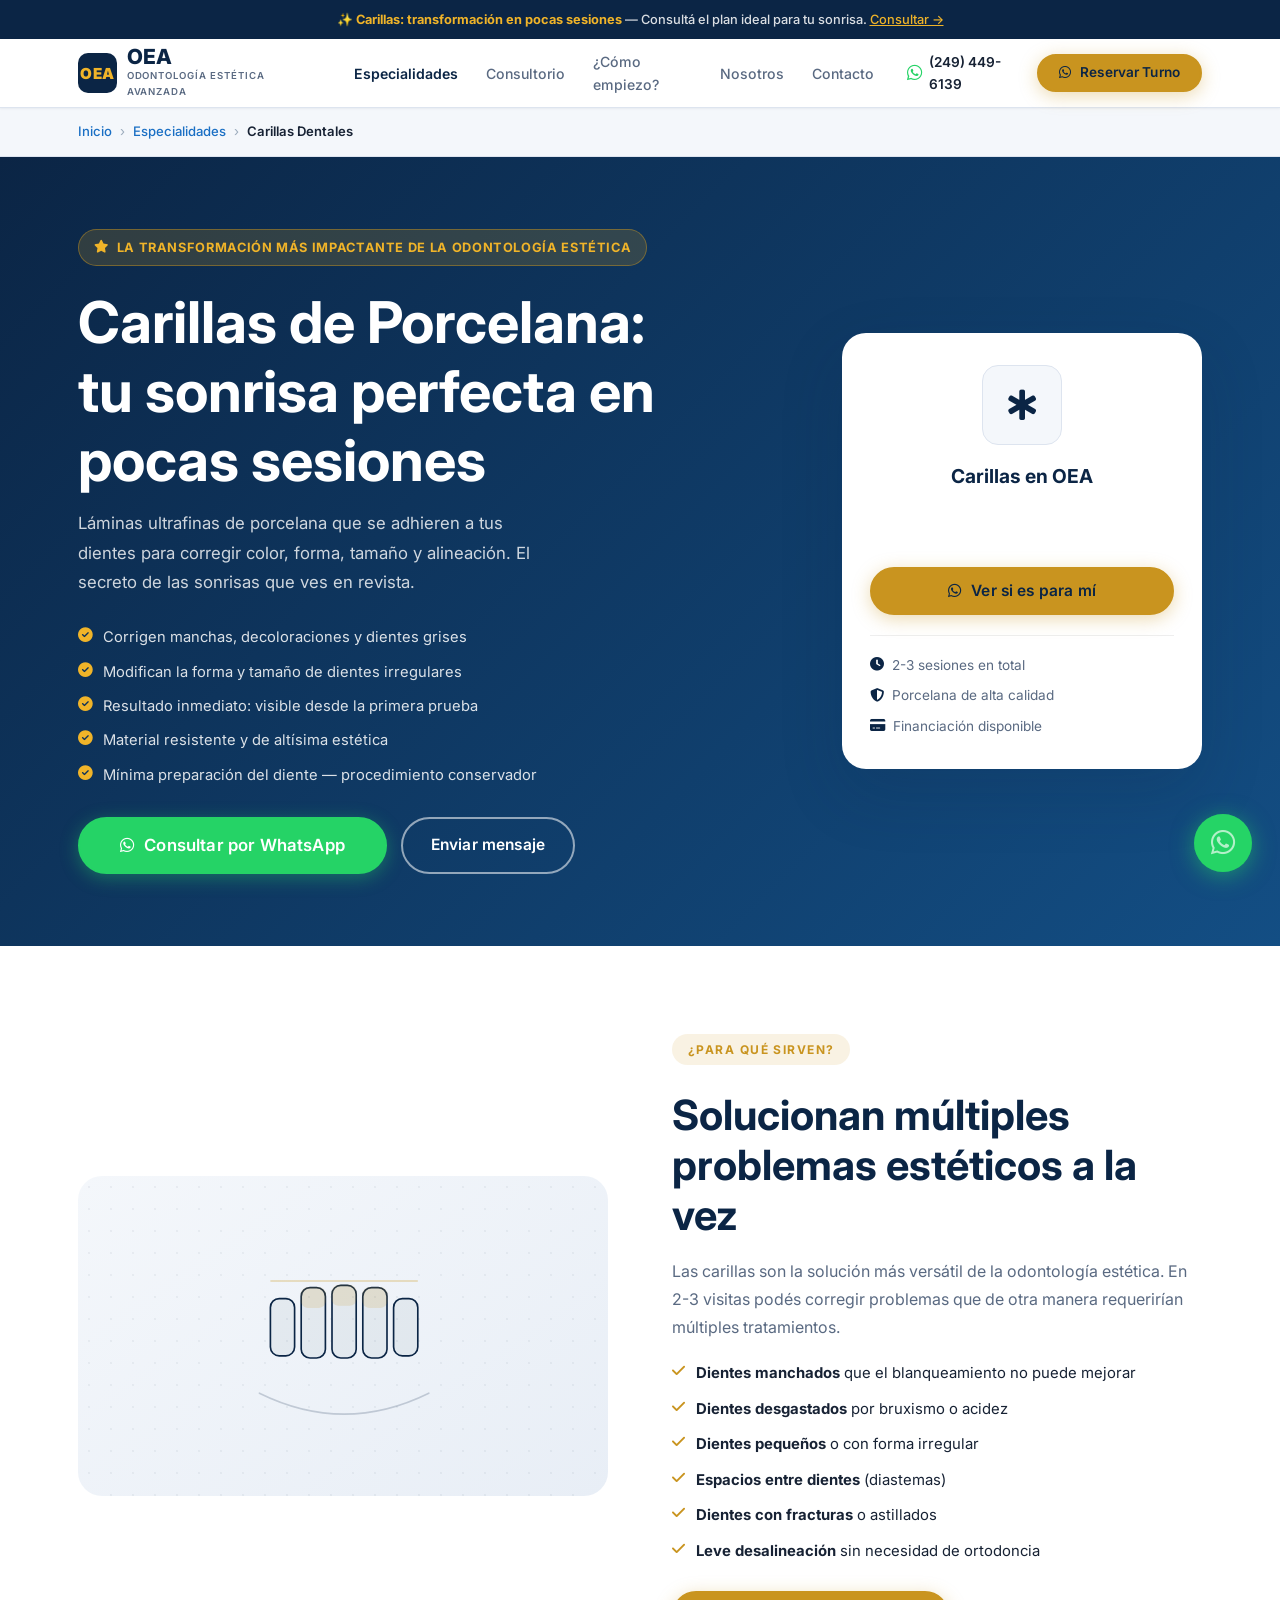
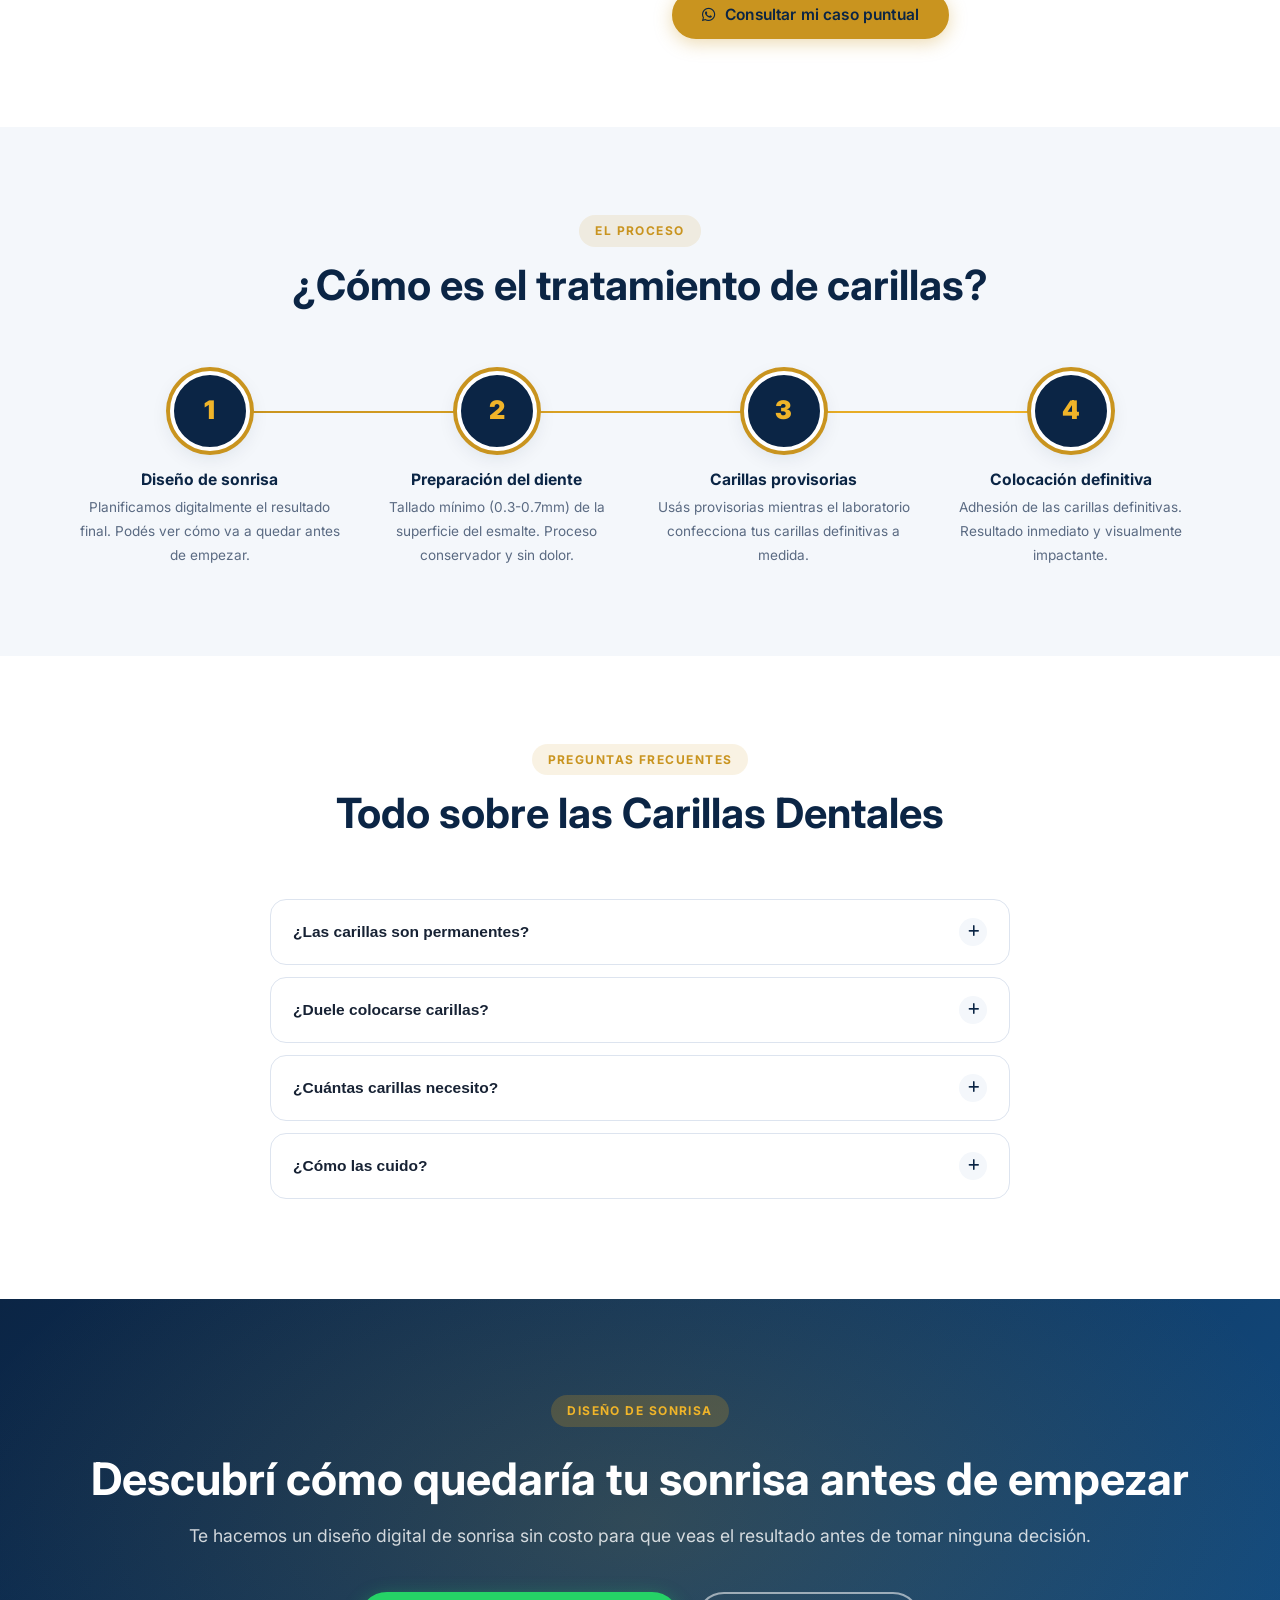
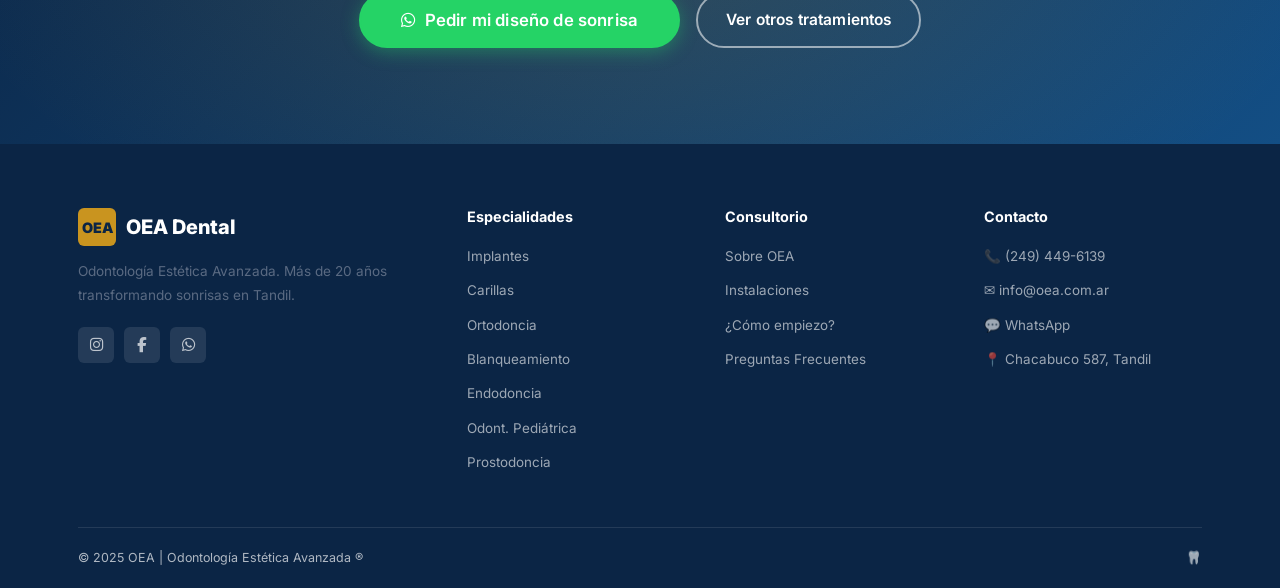
<file: pages/carillas.html>
<!DOCTYPE html>
<html lang="es">
<head>
  <meta charset="UTF-8" />
  <meta name="viewport" content="width=device-width, initial-scale=1.0" />
  <title>Carillas Dentales — OEA Odontología Estética Avanzada | Tandil</title>
  <meta name="description" content="Carillas de porcelana personalizadas en Tandil. Corregí forma, color y tamaño de tus dientes. Resultados naturales y duraderos. Consultá sin compromiso." />
  <link rel="preconnect" href="https://fonts.googleapis.com" />
  <link rel="preconnect" href="https://fonts.gstatic.com" crossorigin />
  <link href="https://fonts.googleapis.com/css2?family=Inter:wght@400;500;600;700;800;900&display=swap" rel="stylesheet" />
  <link rel="stylesheet" href="https://cdnjs.cloudflare.com/ajax/libs/font-awesome/6.5.0/css/all.min.css" />
  <link rel="stylesheet" href="../css/styles.css" />
</head>
<body>

<div class="top-bar"><strong>✨ Carillas: transformación en pocas sesiones</strong> — Consultá el plan ideal para tu sonrisa. <a href="https://wa.me/5492494496139?text=Hola!%20Quiero%20consultar%20sobre%20carillas%20dentales." target="_blank">Consultar →</a></div>

<nav class="navbar" id="navbar">
  <div class="container navbar-inner">
    <a href="../index.html" class="nav-logo"><div class="nav-logo-icon">OEA</div><div class="nav-logo-text"><span class="nav-logo-title">OEA</span><span class="nav-logo-sub">Odontología Estética Avanzada</span></div></a>
    <nav class="nav-links"><a href="../index.html#servicios" class="active">Especialidades</a><a href="consultorio.html">Consultorio</a><a href="../index.html#proceso">¿Cómo empiezo?</a><a href="nosotros.html">Nosotros</a><a href="contacto.html">Contacto</a></nav>
    <div class="nav-actions"><a href="https://wa.me/5492494496139" class="nav-phone" target="_blank"><i class="fab fa-whatsapp"></i> (249) 449-6139</a><a href="https://wa.me/5492494496139?text=Hola!%20Quiero%20consultar%20sobre%20carillas." class="btn btn-primary btn-sm" target="_blank"><i class="fab fa-whatsapp"></i> Reservar Turno</a></div>
    <button class="hamburger" id="hamburger"><span></span><span></span><span></span></button>
  </div>
</nav>

<div class="mobile-nav" id="mobileNav">
  <div class="mobile-nav-head"><a href="../index.html" class="nav-logo"><div class="nav-logo-icon">OEA</div><div class="nav-logo-text"><span class="nav-logo-title">OEA</span><span class="nav-logo-sub">Odontología Estética Avanzada</span></div></a><button class="mobile-nav-close" id="mobileClose">✕</button></div>
  <div class="mobile-nav-links"><a href="../index.html#servicios">🦷 Especialidades</a><a href="consultorio.html">🏥 Consultorio</a><a href="../index.html#proceso">📋 ¿Cómo empiezo?</a><a href="nosotros.html">👥 Nosotros</a><a href="contacto.html">📍 Contacto</a></div>
  <div class="mobile-nav-footer"><a href="https://wa.me/5492494496139?text=Hola!%20Quiero%20consultar%20sobre%20carillas." class="btn btn-wa" target="_blank"><i class="fab fa-whatsapp"></i> Consultar por Carillas</a></div>
</div>

<div class="breadcrumb"><div class="container"><ul><li><a href="../index.html">Inicio</a></li><li><a href="../index.html#servicios">Especialidades</a></li><li>Carillas Dentales</li></ul></div></div>

<section class="service-hero">
  <div class="container">
    <div class="service-hero-inner">
      <div>
        <div class="hero-badge reveal"><i class="fas fa-star"></i> La transformación más impactante de la odontología estética</div>
        <h1 class="reveal reveal-delay-1">Carillas de Porcelana: <br>tu sonrisa perfecta en pocas sesiones</h1>
        <p class="reveal reveal-delay-2">Láminas ultrafinas de porcelana que se adhieren a tus dientes para corregir color, forma, tamaño y alineación. El secreto de las sonrisas que ves en revista.</p>
        <ul class="benefit-list reveal reveal-delay-2">
          <li><i class="fas fa-check-circle"></i> Corrigen manchas, decoloraciones y dientes grises</li>
          <li><i class="fas fa-check-circle"></i> Modifican la forma y tamaño de dientes irregulares</li>
          <li><i class="fas fa-check-circle"></i> Resultado inmediato: visible desde la primera prueba</li>
          <li><i class="fas fa-check-circle"></i> Material resistente y de altísima estética</li>
          <li><i class="fas fa-check-circle"></i> Mínima preparación del diente — procedimiento conservador</li>
        </ul>
        <div class="hero-actions reveal reveal-delay-3">
          <a href="https://wa.me/5492494496139?text=Hola!%20Quiero%20consultar%20sobre%20carillas%20dentales." class="btn btn-wa btn-lg" target="_blank"><i class="fab fa-whatsapp"></i> Consultar por WhatsApp</a>
          <a href="contacto.html" class="btn btn-outline-white">Enviar mensaje</a>
        </div>
      </div>
      <div class="service-card-right reveal reveal-delay-3">
        <div class="service-icon-lg"><i class="fas fa-star-of-life"></i></div>
        <h3>Carillas en OEA</h3>
        <p>Diseño personalizado con prueba previa para que veas el resultado antes de finalizar.</p>
        <a href="https://wa.me/5492494496139?text=Hola!%20Quiero%20ver%20si%20las%20carillas%20son%20para%20m%C3%AD." class="btn btn-primary" target="_blank"><i class="fab fa-whatsapp"></i> Ver si es para mí</a>
        <div style="margin-top:20px;padding-top:18px;border-top:1px solid #eee;text-align:left;">
          <div style="display:flex;align-items:center;gap:8px;font-size:.85rem;color:#5A6A82;margin-bottom:8px;"><i class="fas fa-clock" style="color:#0B2545"></i> 2-3 sesiones en total</div>
          <div style="display:flex;align-items:center;gap:8px;font-size:.85rem;color:#5A6A82;margin-bottom:8px;"><i class="fas fa-shield-alt" style="color:#0B2545"></i> Porcelana de alta calidad</div>
          <div style="display:flex;align-items:center;gap:8px;font-size:.85rem;color:#5A6A82;"><i class="fas fa-credit-card" style="color:#0B2545"></i> Financiación disponible</div>
        </div>
      </div>
    </div>
  </div>
</section>

<section class="section">
  <div class="container">
    <div class="content-2col">
      <div class="content-emoji-box reveal">
        <svg viewBox="0 0 200 200" fill="none" xmlns="http://www.w3.org/2000/svg">
          <rect x="34" y="66" width="22" height="52" rx="8" fill="rgba(11,37,69,.05)" stroke="#0B2545" stroke-width="1.5"/>
          <rect x="62" y="56" width="22" height="64" rx="8" fill="rgba(11,37,69,.05)" stroke="#0B2545" stroke-width="1.5"/>
          <rect x="90" y="54" width="22" height="66" rx="8" fill="rgba(11,37,69,.05)" stroke="#0B2545" stroke-width="1.5"/>
          <rect x="118" y="56" width="22" height="64" rx="8" fill="rgba(11,37,69,.05)" stroke="#0B2545" stroke-width="1.5"/>
          <rect x="146" y="66" width="22" height="52" rx="8" fill="rgba(11,37,69,.05)" stroke="#0B2545" stroke-width="1.5"/>
          <rect x="62" y="56" width="22" height="18" rx="6" fill="#C9941F" opacity=".15" stroke="#C9941F" stroke-width="1"/>
          <rect x="90" y="54" width="22" height="18" rx="6" fill="#C9941F" opacity=".15" stroke="#C9941F" stroke-width="1"/>
          <rect x="118" y="56" width="22" height="18" rx="6" fill="#C9941F" opacity=".15" stroke="#C9941F" stroke-width="1"/>
          <line x1="34" y1="50" x2="168" y2="50" stroke="#C9941F" stroke-width="1.5" opacity=".35"/>
          <path d="M24 152 Q101 190 178 152" stroke="#0B2545" stroke-width="1.5" stroke-linecap="round" opacity=".2"/>
        </svg>
      </div>
      <div class="reveal reveal-delay-1">
        <div class="section-tag">¿Para qué sirven?</div>
        <h2 style="margin:12px 0 16px;">Solucionan múltiples problemas estéticos a la vez</h2>
        <p>Las carillas son la solución más versátil de la odontología estética. En 2-3 visitas podés corregir problemas que de otra manera requerirían múltiples tratamientos.</p>
        <ul class="check-list" style="margin-top:20px;">
          <li><i class="fas fa-check"></i> <span><strong>Dientes manchados</strong> que el blanqueamiento no puede mejorar</span></li>
          <li><i class="fas fa-check"></i> <span><strong>Dientes desgastados</strong> por bruxismo o acidez</span></li>
          <li><i class="fas fa-check"></i> <span><strong>Dientes pequeños</strong> o con forma irregular</span></li>
          <li><i class="fas fa-check"></i> <span><strong>Espacios entre dientes</strong> (diastemas)</span></li>
          <li><i class="fas fa-check"></i> <span><strong>Dientes con fracturas</strong> o astillados</span></li>
          <li><i class="fas fa-check"></i> <span><strong>Leve desalineación</strong> sin necesidad de ortodoncia</span></li>
        </ul>
        <a href="https://wa.me/5492494496139?text=Hola!%20Tengo%20dudas%20sobre%20si%20las%20carillas%20son%20para%20mi%20caso." class="btn btn-primary" style="margin-top:28px;" target="_blank"><i class="fab fa-whatsapp"></i> Consultar mi caso puntual</a>
      </div>
    </div>
  </div>
</section>

<section class="section bg-alt">
  <div class="container">
    <div class="section-header reveal"><div class="section-tag">El Proceso</div><h2 class="section-title">¿Cómo es el tratamiento de carillas?</h2></div>
    <div class="process-grid">
      <div class="process-line"></div>
      <div class="process-step reveal"><div class="step-num">1</div><h4>Diseño de sonrisa</h4><p>Planificamos digitalmente el resultado final. Podés ver cómo va a quedar antes de empezar.</p></div>
      <div class="process-step reveal reveal-delay-1"><div class="step-num">2</div><h4>Preparación del diente</h4><p>Tallado mínimo (0.3-0.7mm) de la superficie del esmalte. Proceso conservador y sin dolor.</p></div>
      <div class="process-step reveal reveal-delay-2"><div class="step-num">3</div><h4>Carillas provisorias</h4><p>Usás provisorias mientras el laboratorio confecciona tus carillas definitivas a medida.</p></div>
      <div class="process-step reveal reveal-delay-3"><div class="step-num">4</div><h4>Colocación definitiva</h4><p>Adhesión de las carillas definitivas. Resultado inmediato y visualmente impactante.</p></div>
    </div>
  </div>
</section>

<section class="section">
  <div class="container">
    <div class="section-header reveal"><div class="section-tag">Preguntas Frecuentes</div><h2 class="section-title">Todo sobre las Carillas Dentales</h2></div>
    <div class="faq-wrap">
      <div class="faq-item reveal"><button class="faq-q">¿Las carillas son permanentes?<span class="faq-toggle"><i class="fas fa-plus"></i></span></button><div class="faq-body"><div class="faq-body-inner">Las carillas son una restauración permanente: una vez que se colocan, los dientes quedan preparados y necesitarán mantenerlas. Su durabilidad es de 10-15 años o más con cuidados adecuados, evitando morder cosas muy duras o apretar los dientes.</div></div></div>
      <div class="faq-item reveal reveal-delay-1"><button class="faq-q">¿Duele colocarse carillas?<span class="faq-toggle"><i class="fas fa-plus"></i></span></button><div class="faq-body"><div class="faq-body-inner">El proceso es muy bien tolerado. La preparación del diente se hace con anestesia local y es prácticamente indolora. Puede haber sensibilidad leve en los días posteriores que desaparece rápidamente.</div></div></div>
      <div class="faq-item reveal reveal-delay-2"><button class="faq-q">¿Cuántas carillas necesito?<span class="faq-toggle"><i class="fas fa-plus"></i></span></button><div class="faq-body"><div class="faq-body-inner">Depende de tu caso y de lo que quieras mejorar. Lo más habitual es trabajar con 6 a 10 carillas en los dientes frontales superiores para lograr una sonrisa armónica. También podemos trabajar en un solo diente si es solo un problema puntual.</div></div></div>
      <div class="faq-item reveal"><button class="faq-q">¿Cómo las cuido?<span class="faq-toggle"><i class="fas fa-plus"></i></span></button><div class="faq-body"><div class="faq-body-inner">El cuidado es igual al de los dientes naturales: cepillado con pasta no abrasiva, hilo dental y controles periódicos. Recomendamos evitar morder hielo, uñas o cosas muy duras. Si tenés bruxismo, se usa una placa de descarga nocturna.</div></div></div>
    </div>
  </div>
</section>

<section class="cta-section">
  <div class="container" style="position:relative;z-index:1;">
    <div class="section-tag" style="background:rgba(201,148,31,.25);color:var(--accent-light);">Diseño de Sonrisa</div>
    <h2 style="margin-top:12px;">Descubrí cómo quedaría tu sonrisa antes de empezar</h2>
    <p>Te hacemos un diseño digital de sonrisa sin costo para que veas el resultado antes de tomar ninguna decisión.</p>
    <div class="cta-actions">
      <a href="https://wa.me/5492494496139?text=Hola!%20Quiero%20hacer%20un%20dise%C3%B1o%20de%20sonrisa%20para%20carillas." class="btn btn-wa btn-lg" target="_blank"><i class="fab fa-whatsapp"></i> Pedir mi diseño de sonrisa</a>
      <a href="../index.html#servicios" class="btn btn-outline-white">Ver otros tratamientos</a>
    </div>
  </div>
</section>

<footer class="footer"><div class="container"><div class="footer-grid"><div class="footer-brand"><div class="footer-brand-logo"><div class="footer-logo-box">OEA</div><span class="footer-brand-name">OEA Dental</span></div><p>Odontología Estética Avanzada. Más de 20 años transformando sonrisas en Tandil.</p><div class="social-links"><a href="#" class="social-link"><i class="fab fa-instagram"></i></a><a href="#" class="social-link"><i class="fab fa-facebook-f"></i></a><a href="https://wa.me/5492494496139" class="social-link" target="_blank"><i class="fab fa-whatsapp"></i></a></div></div><div class="footer-col"><h5>Especialidades</h5><ul class="footer-links"><li><a href="implantes.html">Implantes</a></li><li><a href="carillas.html">Carillas</a></li><li><a href="ortodoncia.html">Ortodoncia</a></li><li><a href="blanqueamiento.html">Blanqueamiento</a></li><li><a href="endodoncia.html">Endodoncia</a></li><li><a href="pediatrica.html">Odont. Pediátrica</a></li><li><a href="prostodoncia.html">Prostodoncia</a></li></ul></div><div class="footer-col"><h5>Consultorio</h5><ul class="footer-links"><li><a href="nosotros.html">Sobre OEA</a></li><li><a href="consultorio.html">Instalaciones</a></li><li><a href="../index.html#proceso">¿Cómo empiezo?</a></li><li><a href="../index.html#faq">Preguntas Frecuentes</a></li></ul></div><div class="footer-col"><h5>Contacto</h5><ul class="footer-links"><li><a href="tel:+5492494496139">📞 (249) 449-6139</a></li><li><a href="mailto:info@oea.com.ar">✉️ info@oea.com.ar</a></li><li><a href="https://wa.me/5492494496139" target="_blank">💬 WhatsApp</a></li><li><a href="https://maps.app.goo.gl/pSXsXpkUVeYHr8uN7" target="_blank">📍 Chacabuco 587, Tandil</a></li></ul></div></div><div class="footer-bottom"><span>© 2025 OEA | Odontología Estética Avanzada ®</span><span>🦷</span></div></div></footer>

<div class="wa-float"><div class="wa-tip">Consultá por Carillas</div><a href="https://wa.me/5492494496139?text=Hola!%20Quiero%20consultar%20sobre%20carillas%20dentales." class="wa-btn" target="_blank"><div class="wa-pulse"></div><i class="fab fa-whatsapp"></i></a></div>
<script src="../js/main.js"></script>
</body>
</html>
</file>
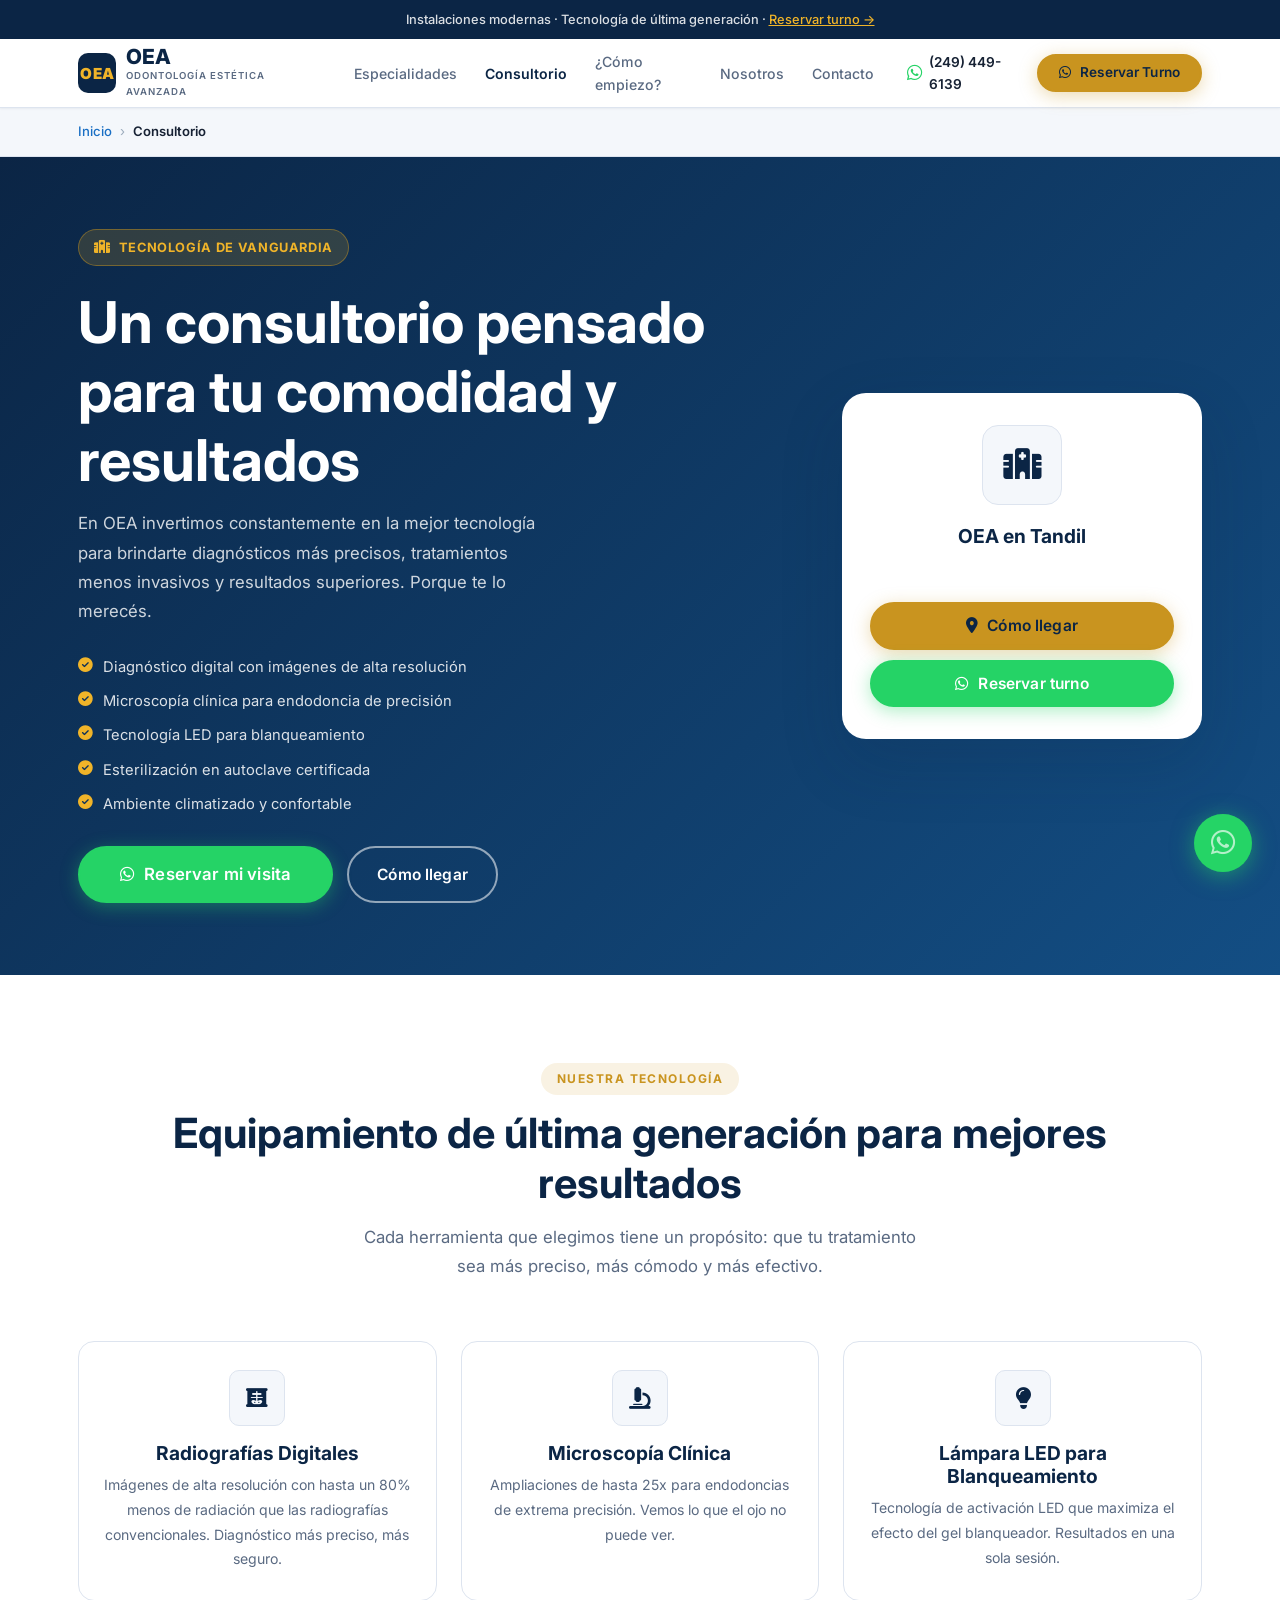
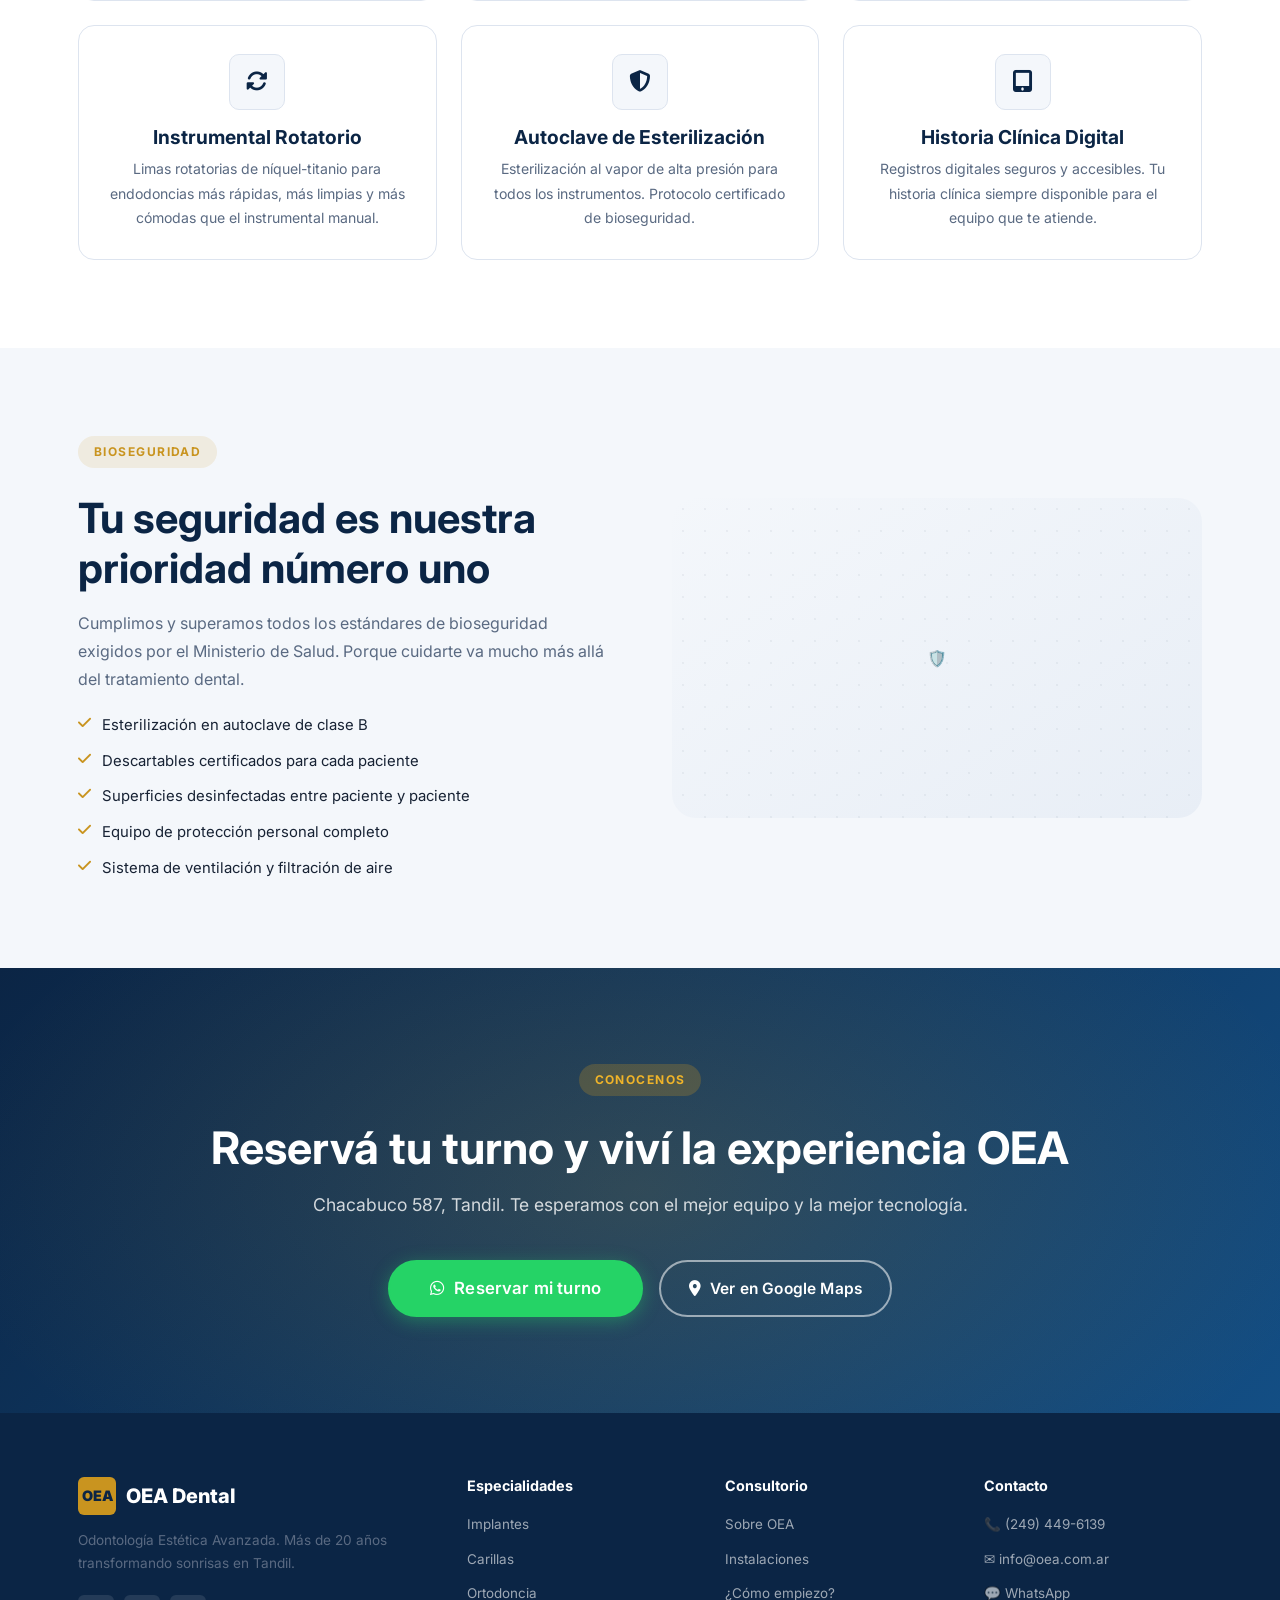
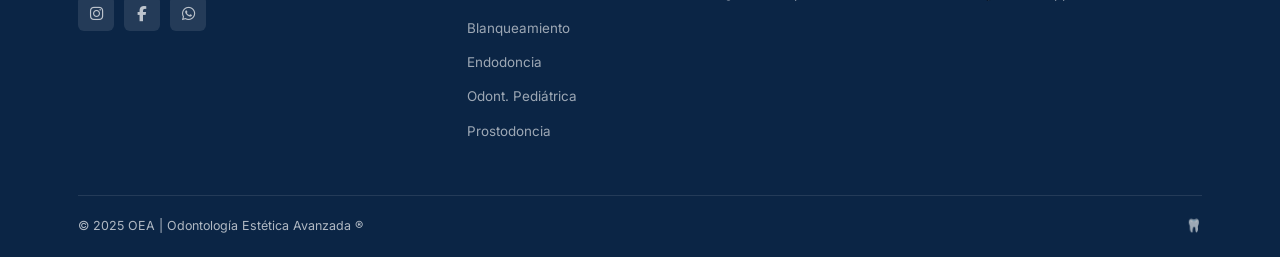
<file: pages/consultorio.html>
<!DOCTYPE html>
<html lang="es">
<head>
  <meta charset="UTF-8" /><meta name="viewport" content="width=device-width, initial-scale=1.0" />
  <title>Consultorio — OEA Odontología Estética Avanzada | Tandil</title>
  <meta name="description" content="Conocé el consultorio OEA en Tandil. Tecnología de última generación, instalaciones modernas y un ambiente cómodo para tu tratamiento dental." />
  <link rel="preconnect" href="https://fonts.googleapis.com" /><link rel="preconnect" href="https://fonts.gstatic.com" crossorigin />
  <link href="https://fonts.googleapis.com/css2?family=Inter:wght@400;500;600;700;800;900&display=swap" rel="stylesheet" />
  <link rel="stylesheet" href="https://cdnjs.cloudflare.com/ajax/libs/font-awesome/6.5.0/css/all.min.css" />
  <link rel="stylesheet" href="../css/styles.css" />
</head>
<body>
<div class="top-bar">Instalaciones modernas · Tecnología de última generación · <a href="https://wa.me/5492494496139?text=Hola!%20Quiero%20reservar%20un%20turno%20en%20OEA." target="_blank">Reservar turno →</a></div>

<nav class="navbar" id="navbar">
  <div class="container navbar-inner">
    <a href="../index.html" class="nav-logo"><div class="nav-logo-icon">OEA</div><div class="nav-logo-text"><span class="nav-logo-title">OEA</span><span class="nav-logo-sub">Odontología Estética Avanzada</span></div></a>
    <nav class="nav-links"><a href="../index.html#servicios">Especialidades</a><a href="consultorio.html" class="active">Consultorio</a><a href="../index.html#proceso">¿Cómo empiezo?</a><a href="nosotros.html">Nosotros</a><a href="contacto.html">Contacto</a></nav>
    <div class="nav-actions"><a href="https://wa.me/5492494496139" class="nav-phone" target="_blank"><i class="fab fa-whatsapp"></i> (249) 449-6139</a><a href="https://wa.me/5492494496139?text=Hola!%20Quiero%20reservar%20un%20turno." class="btn btn-primary btn-sm" target="_blank"><i class="fab fa-whatsapp"></i> Reservar Turno</a></div>
    <button class="hamburger" id="hamburger"><span></span><span></span><span></span></button>
  </div>
</nav>
<div class="mobile-nav" id="mobileNav"><div class="mobile-nav-head"><a href="../index.html" class="nav-logo"><div class="nav-logo-icon">OEA</div><div class="nav-logo-text"><span class="nav-logo-title">OEA</span><span class="nav-logo-sub">Odontología Estética Avanzada</span></div></a><button class="mobile-nav-close" id="mobileClose">✕</button></div><div class="mobile-nav-links"><a href="../index.html#servicios">🦷 Especialidades</a><a href="consultorio.html">🏥 Consultorio</a><a href="../index.html#proceso">📋 ¿Cómo empiezo?</a><a href="nosotros.html">👥 Nosotros</a><a href="contacto.html">📍 Contacto</a></div><div class="mobile-nav-footer"><a href="https://wa.me/5492494496139?text=Hola!%20Quiero%20reservar%20un%20turno." class="btn btn-wa" target="_blank"><i class="fab fa-whatsapp"></i> Reservar turno</a></div></div>
<div class="breadcrumb"><div class="container"><ul><li><a href="../index.html">Inicio</a></li><li>Consultorio</li></ul></div></div>

<section class="service-hero">
  <div class="container">
    <div class="service-hero-inner">
      <div>
        <div class="hero-badge reveal"><i class="fas fa-hospital"></i> Tecnología de vanguardia</div>
        <h1 class="reveal reveal-delay-1">Un consultorio pensado para tu comodidad y resultados</h1>
        <p class="reveal reveal-delay-2">En OEA invertimos constantemente en la mejor tecnología para brindarte diagnósticos más precisos, tratamientos menos invasivos y resultados superiores. Porque te lo merecés.</p>
        <ul class="benefit-list reveal reveal-delay-2">
          <li><i class="fas fa-check-circle"></i> Diagnóstico digital con imágenes de alta resolución</li>
          <li><i class="fas fa-check-circle"></i> Microscopía clínica para endodoncia de precisión</li>
          <li><i class="fas fa-check-circle"></i> Tecnología LED para blanqueamiento</li>
          <li><i class="fas fa-check-circle"></i> Esterilización en autoclave certificada</li>
          <li><i class="fas fa-check-circle"></i> Ambiente climatizado y confortable</li>
        </ul>
        <div class="hero-actions reveal reveal-delay-3">
          <a href="https://wa.me/5492494496139?text=Hola!%20Quiero%20conocer%20el%20consultorio%20y%20reservar%20un%20turno." class="btn btn-wa btn-lg" target="_blank"><i class="fab fa-whatsapp"></i> Reservar mi visita</a>
          <a href="contacto.html" class="btn btn-outline-white">Cómo llegar</a>
        </div>
      </div>
      <div class="service-card-right reveal reveal-delay-3">
        <div class="service-icon-lg"><i class="fas fa-hospital-alt"></i></div>
        <h3>OEA en Tandil</h3>
        <p>Chacabuco 587, Tandil, Buenos Aires</p>
        <a href="https://maps.app.goo.gl/pSXsXpkUVeYHr8uN7" class="btn btn-primary" target="_blank"><i class="fas fa-map-marker-alt"></i> Cómo llegar</a>
        <a href="https://wa.me/5492494496139?text=Hola!%20Quiero%20un%20turno%20en%20OEA." class="btn btn-wa" style="margin-top:10px;width:100%;justify-content:center;" target="_blank"><i class="fab fa-whatsapp"></i> Reservar turno</a>
      </div>
    </div>
  </div>
</section>

<section class="section">
  <div class="container">
    <div class="section-header reveal"><div class="section-tag">Nuestra Tecnología</div><h2 class="section-title">Equipamiento de última generación para mejores resultados</h2><p class="section-sub">Cada herramienta que elegimos tiene un propósito: que tu tratamiento sea más preciso, más cómodo y más efectivo.</p></div>
    <div class="tech-grid">
      <div class="tech-card reveal"><div class="tech-card-icon"><i class="fas fa-x-ray"></i></div><h4>Radiografías Digitales</h4><p>Imágenes de alta resolución con hasta un 80% menos de radiación que las radiografías convencionales. Diagnóstico más preciso, más seguro.</p></div>
      <div class="tech-card reveal reveal-delay-1"><div class="tech-card-icon"><i class="fas fa-microscope"></i></div><h4>Microscopía Clínica</h4><p>Ampliaciones de hasta 25x para endodoncias de extrema precisión. Vemos lo que el ojo no puede ver.</p></div>
      <div class="tech-card reveal reveal-delay-2"><div class="tech-card-icon"><i class="fas fa-lightbulb"></i></div><h4>Lámpara LED para Blanqueamiento</h4><p>Tecnología de activación LED que maximiza el efecto del gel blanqueador. Resultados en una sola sesión.</p></div>
      <div class="tech-card reveal"><div class="tech-card-icon"><i class="fas fa-sync-alt"></i></div><h4>Instrumental Rotatorio</h4><p>Limas rotatorias de níquel-titanio para endodoncias más rápidas, más limpias y más cómodas que el instrumental manual.</p></div>
      <div class="tech-card reveal reveal-delay-1"><div class="tech-card-icon"><i class="fas fa-shield-alt"></i></div><h4>Autoclave de Esterilización</h4><p>Esterilización al vapor de alta presión para todos los instrumentos. Protocolo certificado de bioseguridad.</p></div>
      <div class="tech-card reveal reveal-delay-2"><div class="tech-card-icon"><i class="fas fa-tablet-alt"></i></div><h4>Historia Clínica Digital</h4><p>Registros digitales seguros y accesibles. Tu historia clínica siempre disponible para el equipo que te atiende.</p></div>
    </div>
  </div>
</section>

<section class="section bg-alt">
  <div class="container">
    <div class="content-2col">
      <div class="reveal">
        <div class="section-tag">Bioseguridad</div>
        <h2 style="margin:12px 0 16px;">Tu seguridad es nuestra prioridad número uno</h2>
        <p>Cumplimos y superamos todos los estándares de bioseguridad exigidos por el Ministerio de Salud. Porque cuidarte va mucho más allá del tratamiento dental.</p>
        <ul class="check-list" style="margin-top:20px;">
          <li><i class="fas fa-check"></i> <span>Esterilización en autoclave de clase B</span></li>
          <li><i class="fas fa-check"></i> <span>Descartables certificados para cada paciente</span></li>
          <li><i class="fas fa-check"></i> <span>Superficies desinfectadas entre paciente y paciente</span></li>
          <li><i class="fas fa-check"></i> <span>Equipo de protección personal completo</span></li>
          <li><i class="fas fa-check"></i> <span>Sistema de ventilación y filtración de aire</span></li>
        </ul>
      </div>
      <div class="content-emoji-box reveal reveal-delay-2">🛡️</div>
    </div>
  </div>
</section>

<section class="cta-section">
  <div class="container" style="position:relative;z-index:1;">
    <div class="section-tag" style="background:rgba(201,148,31,.25);color:var(--accent-light);">Conocenos</div>
    <h2 style="margin-top:12px;">Reservá tu turno y viví la experiencia OEA</h2>
    <p>Chacabuco 587, Tandil. Te esperamos con el mejor equipo y la mejor tecnología.</p>
    <div class="cta-actions">
      <a href="https://wa.me/5492494496139?text=Hola!%20Quiero%20reservar%20un%20turno%20en%20OEA." class="btn btn-wa btn-lg" target="_blank"><i class="fab fa-whatsapp"></i> Reservar mi turno</a>
      <a href="https://maps.app.goo.gl/pSXsXpkUVeYHr8uN7" class="btn btn-outline-white" target="_blank"><i class="fas fa-map-marker-alt"></i> Ver en Google Maps</a>
    </div>
  </div>
</section>

<footer class="footer"><div class="container"><div class="footer-grid"><div class="footer-brand"><div class="footer-brand-logo"><div class="footer-logo-box">OEA</div><span class="footer-brand-name">OEA Dental</span></div><p>Odontología Estética Avanzada. Más de 20 años transformando sonrisas en Tandil.</p><div class="social-links"><a href="#" class="social-link"><i class="fab fa-instagram"></i></a><a href="#" class="social-link"><i class="fab fa-facebook-f"></i></a><a href="https://wa.me/5492494496139" class="social-link" target="_blank"><i class="fab fa-whatsapp"></i></a></div></div><div class="footer-col"><h5>Especialidades</h5><ul class="footer-links"><li><a href="implantes.html">Implantes</a></li><li><a href="carillas.html">Carillas</a></li><li><a href="ortodoncia.html">Ortodoncia</a></li><li><a href="blanqueamiento.html">Blanqueamiento</a></li><li><a href="endodoncia.html">Endodoncia</a></li><li><a href="pediatrica.html">Odont. Pediátrica</a></li><li><a href="prostodoncia.html">Prostodoncia</a></li></ul></div><div class="footer-col"><h5>Consultorio</h5><ul class="footer-links"><li><a href="nosotros.html">Sobre OEA</a></li><li><a href="consultorio.html">Instalaciones</a></li><li><a href="../index.html#proceso">¿Cómo empiezo?</a></li></ul></div><div class="footer-col"><h5>Contacto</h5><ul class="footer-links"><li><a href="tel:+5492494496139">📞 (249) 449-6139</a></li><li><a href="mailto:info@oea.com.ar">✉️ info@oea.com.ar</a></li><li><a href="https://wa.me/5492494496139" target="_blank">💬 WhatsApp</a></li></ul></div></div><div class="footer-bottom"><span>© 2025 OEA | Odontología Estética Avanzada ®</span><span>🦷</span></div></div></footer>

<div class="wa-float"><div class="wa-tip">Reservar turno</div><a href="https://wa.me/5492494496139?text=Hola!%20Quiero%20reservar%20un%20turno." class="wa-btn" target="_blank"><div class="wa-pulse"></div><i class="fab fa-whatsapp"></i></a></div>
<script src="../js/main.js"></script>
</body>
</html>
</file>
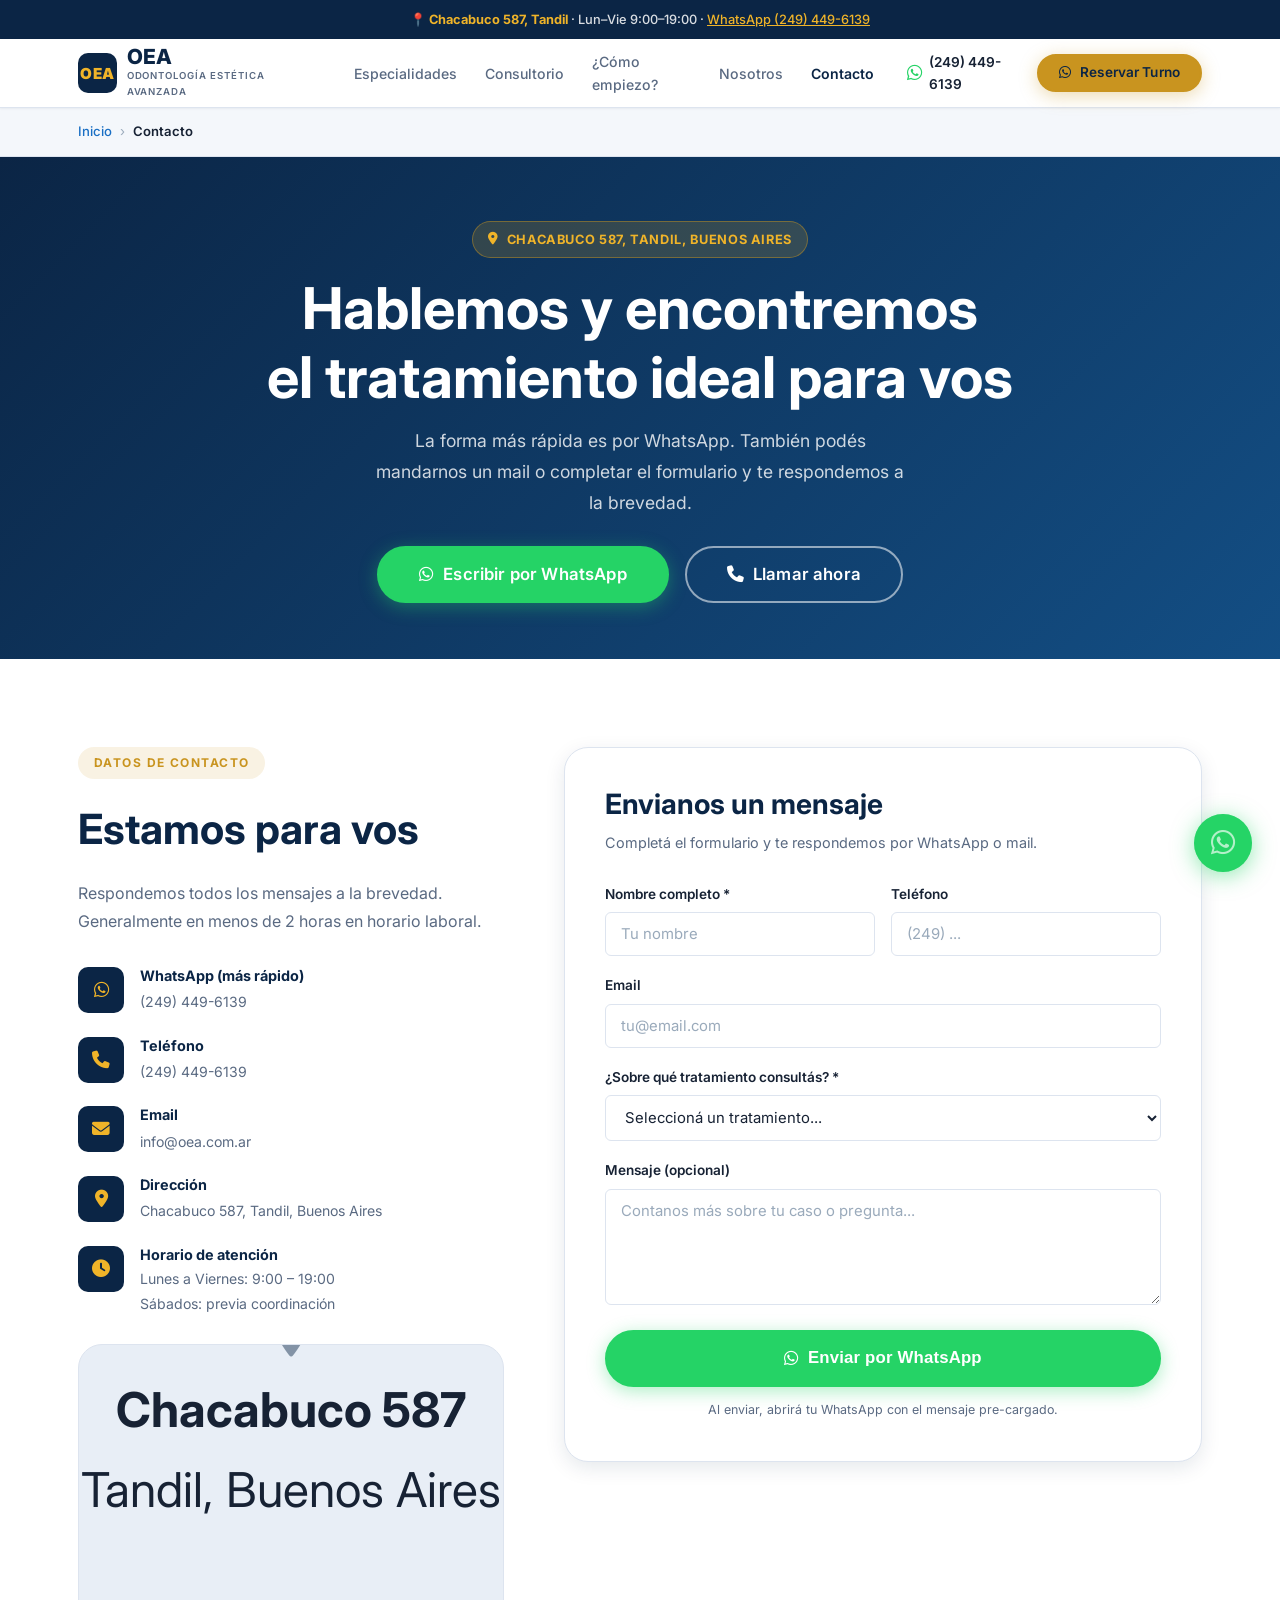
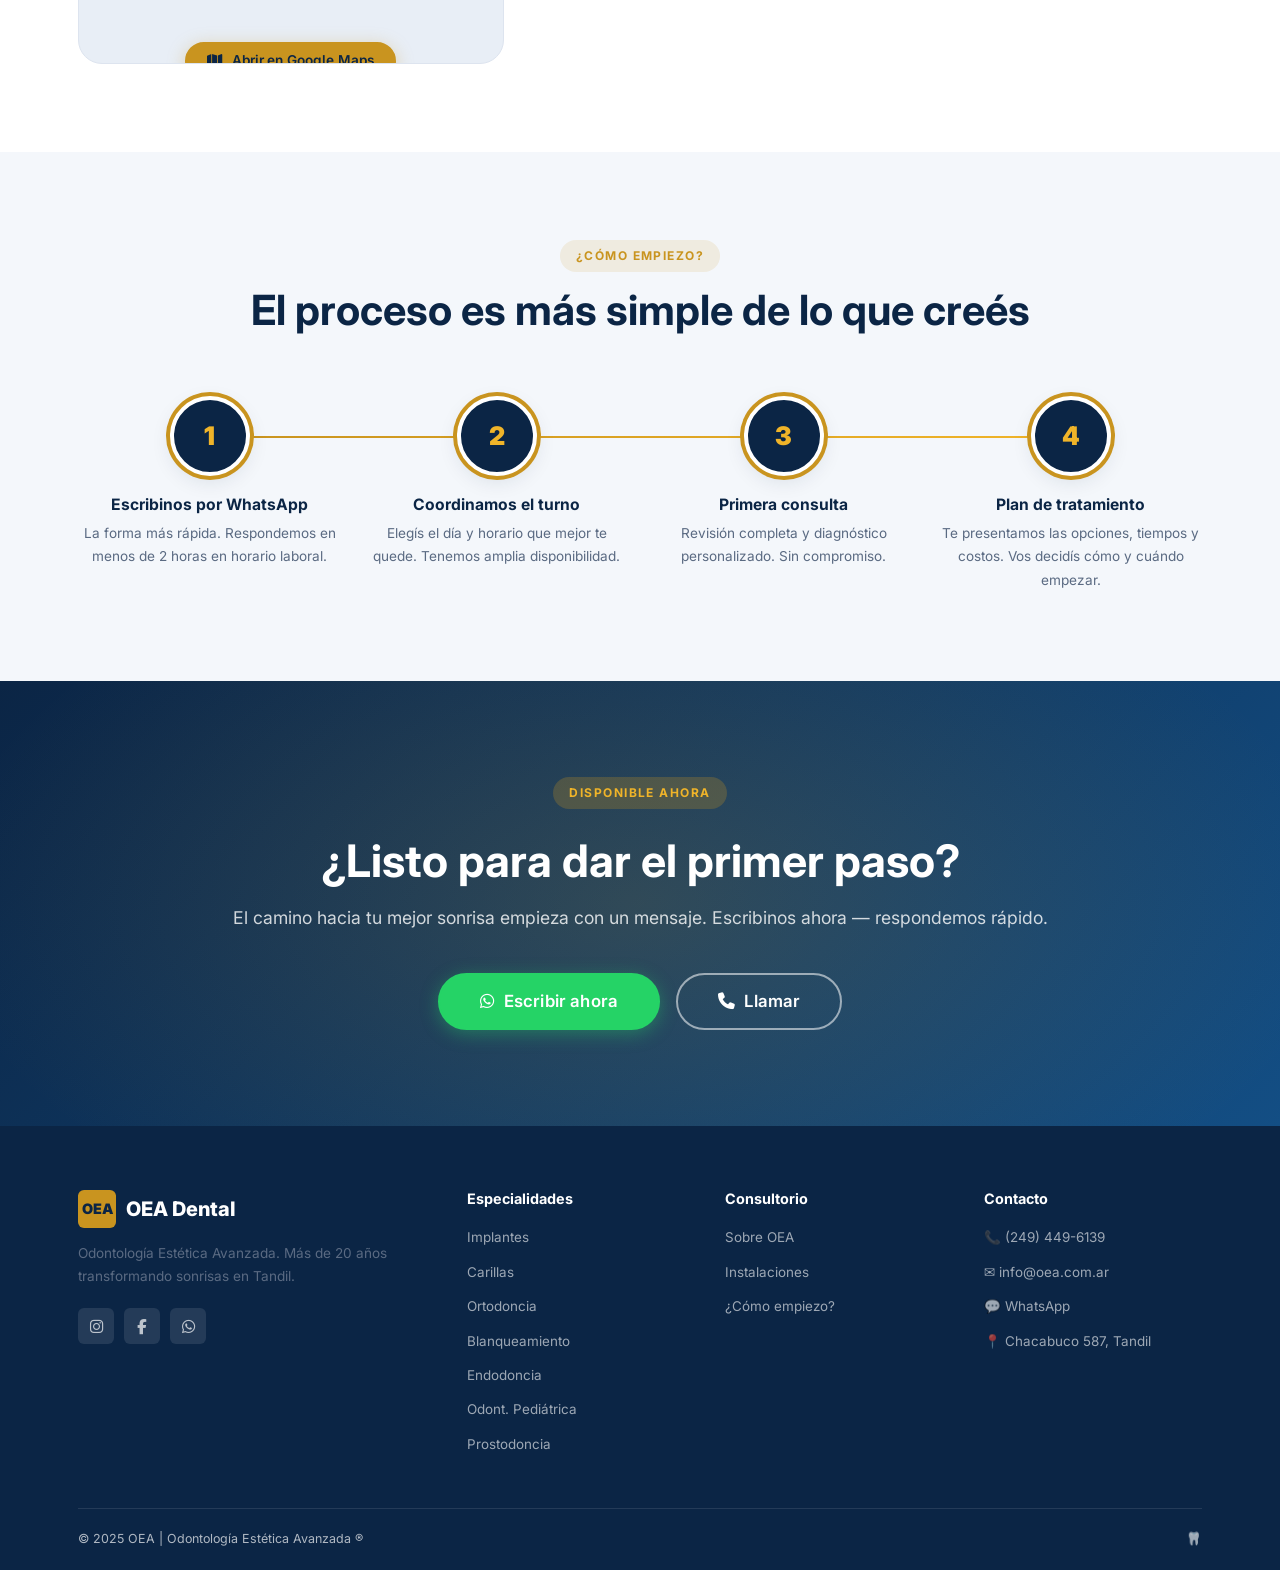
<file: pages/contacto.html>
<!DOCTYPE html>
<html lang="es">
<head>
  <meta charset="UTF-8" /><meta name="viewport" content="width=device-width, initial-scale=1.0" />
  <title>Contacto — OEA Odontología Estética Avanzada | Tandil</title>
  <meta name="description" content="Contactá a OEA Odontología Estética Avanzada en Tandil. Chacabuco 587. WhatsApp: (249) 449-6139. Reservá tu turno online." />
  <link rel="preconnect" href="https://fonts.googleapis.com" /><link rel="preconnect" href="https://fonts.gstatic.com" crossorigin />
  <link href="https://fonts.googleapis.com/css2?family=Inter:wght@400;500;600;700;800;900&display=swap" rel="stylesheet" />
  <link rel="stylesheet" href="https://cdnjs.cloudflare.com/ajax/libs/font-awesome/6.5.0/css/all.min.css" />
  <link rel="stylesheet" href="../css/styles.css" />
</head>
<body>
<div class="top-bar"><strong>📍 Chacabuco 587, Tandil</strong> · Lun–Vie 9:00–19:00 · <a href="https://wa.me/5492494496139" target="_blank">WhatsApp (249) 449-6139</a></div>

<nav class="navbar" id="navbar">
  <div class="container navbar-inner">
    <a href="../index.html" class="nav-logo"><div class="nav-logo-icon">OEA</div><div class="nav-logo-text"><span class="nav-logo-title">OEA</span><span class="nav-logo-sub">Odontología Estética Avanzada</span></div></a>
    <nav class="nav-links"><a href="../index.html#servicios">Especialidades</a><a href="consultorio.html">Consultorio</a><a href="../index.html#proceso">¿Cómo empiezo?</a><a href="nosotros.html">Nosotros</a><a href="contacto.html" class="active">Contacto</a></nav>
    <div class="nav-actions"><a href="https://wa.me/5492494496139" class="nav-phone" target="_blank"><i class="fab fa-whatsapp"></i> (249) 449-6139</a><a href="https://wa.me/5492494496139?text=Hola!%20Quiero%20reservar%20un%20turno." class="btn btn-primary btn-sm" target="_blank"><i class="fab fa-whatsapp"></i> Reservar Turno</a></div>
    <button class="hamburger" id="hamburger"><span></span><span></span><span></span></button>
  </div>
</nav>
<div class="mobile-nav" id="mobileNav"><div class="mobile-nav-head"><a href="../index.html" class="nav-logo"><div class="nav-logo-icon">OEA</div><div class="nav-logo-text"><span class="nav-logo-title">OEA</span><span class="nav-logo-sub">Odontología Estética Avanzada</span></div></a><button class="mobile-nav-close" id="mobileClose">✕</button></div><div class="mobile-nav-links"><a href="../index.html#servicios">🦷 Especialidades</a><a href="consultorio.html">🏥 Consultorio</a><a href="../index.html#proceso">📋 ¿Cómo empiezo?</a><a href="nosotros.html">👥 Nosotros</a><a href="contacto.html">📍 Contacto</a></div><div class="mobile-nav-footer"><a href="https://wa.me/5492494496139?text=Hola!%20Quiero%20reservar%20un%20turno." class="btn btn-wa" target="_blank"><i class="fab fa-whatsapp"></i> Reservar turno</a></div></div>
<div class="breadcrumb"><div class="container"><ul><li><a href="../index.html">Inicio</a></li><li>Contacto</li></ul></div></div>

<!-- CONTACT HERO (mini) -->
<section style="background:linear-gradient(135deg,var(--primary),var(--primary-mid));color:var(--white);padding:64px 0 56px;text-align:center;">
  <div class="container">
    <div class="hero-badge reveal" style="display:inline-flex;margin-bottom:16px;"><i class="fas fa-map-marker-alt"></i> Chacabuco 587, Tandil, Buenos Aires</div>
    <h1 class="reveal reveal-delay-1" style="color:var(--white);margin-bottom:14px;">Hablemos y encontremos <br>el tratamiento ideal para vos</h1>
    <p class="reveal reveal-delay-2" style="color:rgba(255,255,255,.8);font-size:1.1rem;max-width:540px;margin:0 auto 28px;">La forma más rápida es por WhatsApp. También podés mandarnos un mail o completar el formulario y te respondemos a la brevedad.</p>
    <div class="cta-actions reveal reveal-delay-3">
      <a href="https://wa.me/5492494496139?text=Hola!%20Quisiera%20reservar%20un%20turno%20en%20OEA." class="btn btn-wa btn-lg" target="_blank"><i class="fab fa-whatsapp"></i> Escribir por WhatsApp</a>
      <a href="tel:+5492494496139" class="btn btn-outline-white btn-lg"><i class="fas fa-phone"></i> Llamar ahora</a>
    </div>
  </div>
</section>

<!-- CONTACT CONTENT -->
<section class="section">
  <div class="container">
    <div class="contact-grid">
      <div>
        <div class="section-tag reveal">Datos de contacto</div>
        <h2 class="reveal reveal-delay-1" style="margin:12px 0 24px;">Estamos para vos</h2>
        <p class="reveal reveal-delay-2" style="margin-bottom:32px;">Respondemos todos los mensajes a la brevedad. Generalmente en menos de 2 horas en horario laboral.</p>
        <div class="contact-items">
          <div class="contact-item reveal">
            <div class="contact-ic"><i class="fab fa-whatsapp"></i></div>
            <div class="contact-ic-content">
              <h5>WhatsApp (más rápido)</h5>
              <a href="https://wa.me/5492494496139" target="_blank">(249) 449-6139</a>
            </div>
          </div>
          <div class="contact-item reveal reveal-delay-1">
            <div class="contact-ic"><i class="fas fa-phone"></i></div>
            <div class="contact-ic-content">
              <h5>Teléfono</h5>
              <a href="tel:+5492494496139">(249) 449-6139</a>
            </div>
          </div>
          <div class="contact-item reveal reveal-delay-2">
            <div class="contact-ic"><i class="fas fa-envelope"></i></div>
            <div class="contact-ic-content">
              <h5>Email</h5>
              <a href="mailto:info@oea.com.ar">info@oea.com.ar</a>
            </div>
          </div>
          <div class="contact-item reveal">
            <div class="contact-ic"><i class="fas fa-map-marker-alt"></i></div>
            <div class="contact-ic-content">
              <h5>Dirección</h5>
              <a href="https://maps.app.goo.gl/pSXsXpkUVeYHr8uN7" target="_blank">Chacabuco 587, Tandil, Buenos Aires</a>
            </div>
          </div>
          <div class="contact-item reveal reveal-delay-1">
            <div class="contact-ic"><i class="fas fa-clock"></i></div>
            <div class="contact-ic-content">
              <h5>Horario de atención</h5>
              <p>Lunes a Viernes: 9:00 – 19:00<br>Sábados: previa coordinación</p>
            </div>
          </div>
        </div>

        <div class="map-container reveal" style="margin-top:28px;">
          <span style="text-align:center;display:block;">
            <i class="fas fa-map-marker-alt" style="font-size:2.2rem;color:var(--primary);opacity:.45;display:block;margin-bottom:14px;"></i>
            <strong>Chacabuco 587</strong><br>
            Tandil, Buenos Aires<br><br>
            <a href="https://maps.app.goo.gl/pSXsXpkUVeYHr8uN7" target="_blank" class="btn btn-primary btn-sm" style="margin-top:12px;display:inline-flex;">
              <i class="fas fa-map"></i> Abrir en Google Maps
            </a>
          </span>
        </div>
      </div>

      <div class="contact-form-box reveal reveal-delay-2">
        <h3 style="margin-bottom:8px;">Envianos un mensaje</h3>
        <p style="margin-bottom:28px;font-size:.9rem;">Completá el formulario y te respondemos por WhatsApp o mail.</p>
        <form id="contactForm" novalidate>
          <div class="form-row">
            <div class="form-group">
              <label for="nombre">Nombre completo *</label>
              <input type="text" id="nombre" name="nombre" placeholder="Tu nombre" required />
            </div>
            <div class="form-group">
              <label for="telefono">Teléfono</label>
              <input type="tel" id="telefono" name="telefono" placeholder="(249) ..." />
            </div>
          </div>
          <div class="form-group">
            <label for="email">Email</label>
            <input type="email" id="email" name="email" placeholder="tu@email.com" />
          </div>
          <div class="form-group">
            <label for="servicio">¿Sobre qué tratamiento consultás? *</label>
            <select id="servicio" name="servicio" required>
              <option value="">Seleccioná un tratamiento...</option>
              <option value="Implantes Dentales">Implantes Dentales</option>
              <option value="Carillas de Porcelana">Carillas de Porcelana</option>
              <option value="Ortodoncia">Ortodoncia</option>
              <option value="Blanqueamiento Dental">Blanqueamiento Dental</option>
              <option value="Endodoncia">Endodoncia / Conductos</option>
              <option value="Odontología Pediátrica">Odontología Pediátrica</option>
              <option value="Odontología General">Odontología General / Limpieza</option>
              <option value="Prostodoncia / Prótesis">Prostodoncia / Prótesis</option>
              <option value="Urgencia dental">Urgencia dental</option>
              <option value="No sé, quiero asesoramiento">No sé, quiero asesoramiento</option>
            </select>
          </div>
          <div class="form-group">
            <label for="mensaje">Mensaje (opcional)</label>
            <textarea id="mensaje" name="mensaje" placeholder="Contanos más sobre tu caso o pregunta..."></textarea>
          </div>
          <button type="submit" class="btn btn-wa btn-lg" style="width:100%;justify-content:center;">
            <i class="fab fa-whatsapp"></i> Enviar por WhatsApp
          </button>
          <p style="margin-top:12px;font-size:.78rem;text-align:center;color:var(--text-muted);">
            Al enviar, abrirá tu WhatsApp con el mensaje pre-cargado.
          </p>
        </form>
      </div>
    </div>
  </div>
</section>

<!-- HOW TO START -->
<section class="section bg-alt">
  <div class="container">
    <div class="section-header reveal"><div class="section-tag">¿Cómo empiezo?</div><h2 class="section-title">El proceso es más simple de lo que creés</h2></div>
    <div class="process-grid">
      <div class="process-line"></div>
      <div class="process-step reveal"><div class="step-num">1</div><h4>Escribinos por WhatsApp</h4><p>La forma más rápida. Respondemos en menos de 2 horas en horario laboral.</p></div>
      <div class="process-step reveal reveal-delay-1"><div class="step-num">2</div><h4>Coordinamos el turno</h4><p>Elegís el día y horario que mejor te quede. Tenemos amplia disponibilidad.</p></div>
      <div class="process-step reveal reveal-delay-2"><div class="step-num">3</div><h4>Primera consulta</h4><p>Revisión completa y diagnóstico personalizado. Sin compromiso.</p></div>
      <div class="process-step reveal reveal-delay-3"><div class="step-num">4</div><h4>Plan de tratamiento</h4><p>Te presentamos las opciones, tiempos y costos. Vos decidís cómo y cuándo empezar.</p></div>
    </div>
  </div>
</section>

<section class="cta-section">
  <div class="container" style="position:relative;z-index:1;">
    <div class="section-tag" style="background:rgba(201,148,31,.25);color:var(--accent-light);">Disponible ahora</div>
    <h2 style="margin-top:12px;">¿Listo para dar el primer paso?</h2>
    <p>El camino hacia tu mejor sonrisa empieza con un mensaje. Escribinos ahora — respondemos rápido.</p>
    <div class="cta-actions">
      <a href="https://wa.me/5492494496139?text=Hola!%20Quisiera%20reservar%20una%20consulta%20inicial%20en%20OEA." class="btn btn-wa btn-lg" target="_blank"><i class="fab fa-whatsapp"></i> Escribir ahora</a>
      <a href="tel:+5492494496139" class="btn btn-outline-white btn-lg"><i class="fas fa-phone"></i> Llamar</a>
    </div>
  </div>
</section>

<footer class="footer"><div class="container"><div class="footer-grid"><div class="footer-brand"><div class="footer-brand-logo"><div class="footer-logo-box">OEA</div><span class="footer-brand-name">OEA Dental</span></div><p>Odontología Estética Avanzada. Más de 20 años transformando sonrisas en Tandil.</p><div class="social-links"><a href="#" class="social-link"><i class="fab fa-instagram"></i></a><a href="#" class="social-link"><i class="fab fa-facebook-f"></i></a><a href="https://wa.me/5492494496139" class="social-link" target="_blank"><i class="fab fa-whatsapp"></i></a></div></div><div class="footer-col"><h5>Especialidades</h5><ul class="footer-links"><li><a href="implantes.html">Implantes</a></li><li><a href="carillas.html">Carillas</a></li><li><a href="ortodoncia.html">Ortodoncia</a></li><li><a href="blanqueamiento.html">Blanqueamiento</a></li><li><a href="endodoncia.html">Endodoncia</a></li><li><a href="pediatrica.html">Odont. Pediátrica</a></li><li><a href="prostodoncia.html">Prostodoncia</a></li></ul></div><div class="footer-col"><h5>Consultorio</h5><ul class="footer-links"><li><a href="nosotros.html">Sobre OEA</a></li><li><a href="consultorio.html">Instalaciones</a></li><li><a href="../index.html#proceso">¿Cómo empiezo?</a></li></ul></div><div class="footer-col"><h5>Contacto</h5><ul class="footer-links"><li><a href="tel:+5492494496139">📞 (249) 449-6139</a></li><li><a href="mailto:info@oea.com.ar">✉️ info@oea.com.ar</a></li><li><a href="https://wa.me/5492494496139" target="_blank">💬 WhatsApp</a></li><li><a href="https://maps.app.goo.gl/pSXsXpkUVeYHr8uN7" target="_blank">📍 Chacabuco 587, Tandil</a></li></ul></div></div><div class="footer-bottom"><span>© 2025 OEA | Odontología Estética Avanzada ®</span><span>🦷</span></div></div></footer>

<div class="wa-float"><div class="wa-tip">Escribir ahora</div><a href="https://wa.me/5492494496139?text=Hola!%20Me%20gustar%C3%ADa%20consultar." class="wa-btn" target="_blank"><div class="wa-pulse"></div><i class="fab fa-whatsapp"></i></a></div>
<script src="../js/main.js"></script>
</body>
</html>
</file>
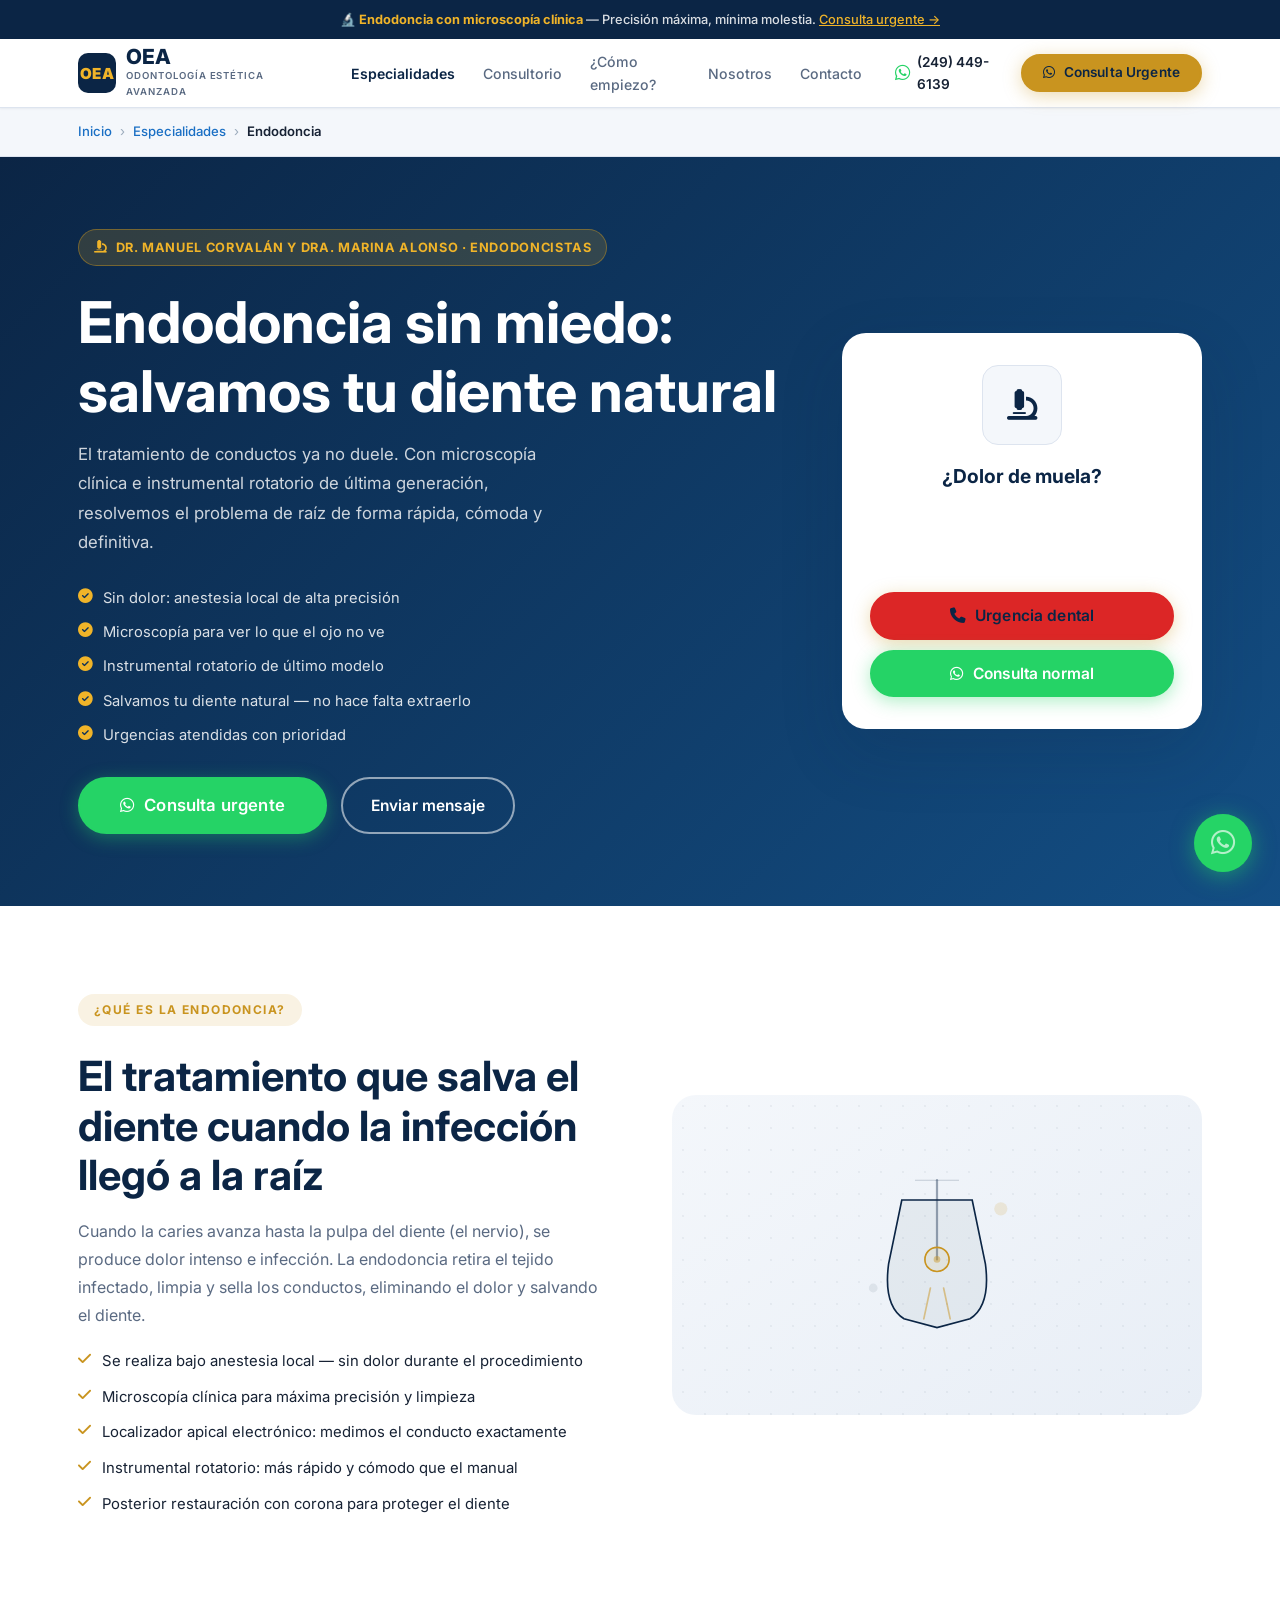
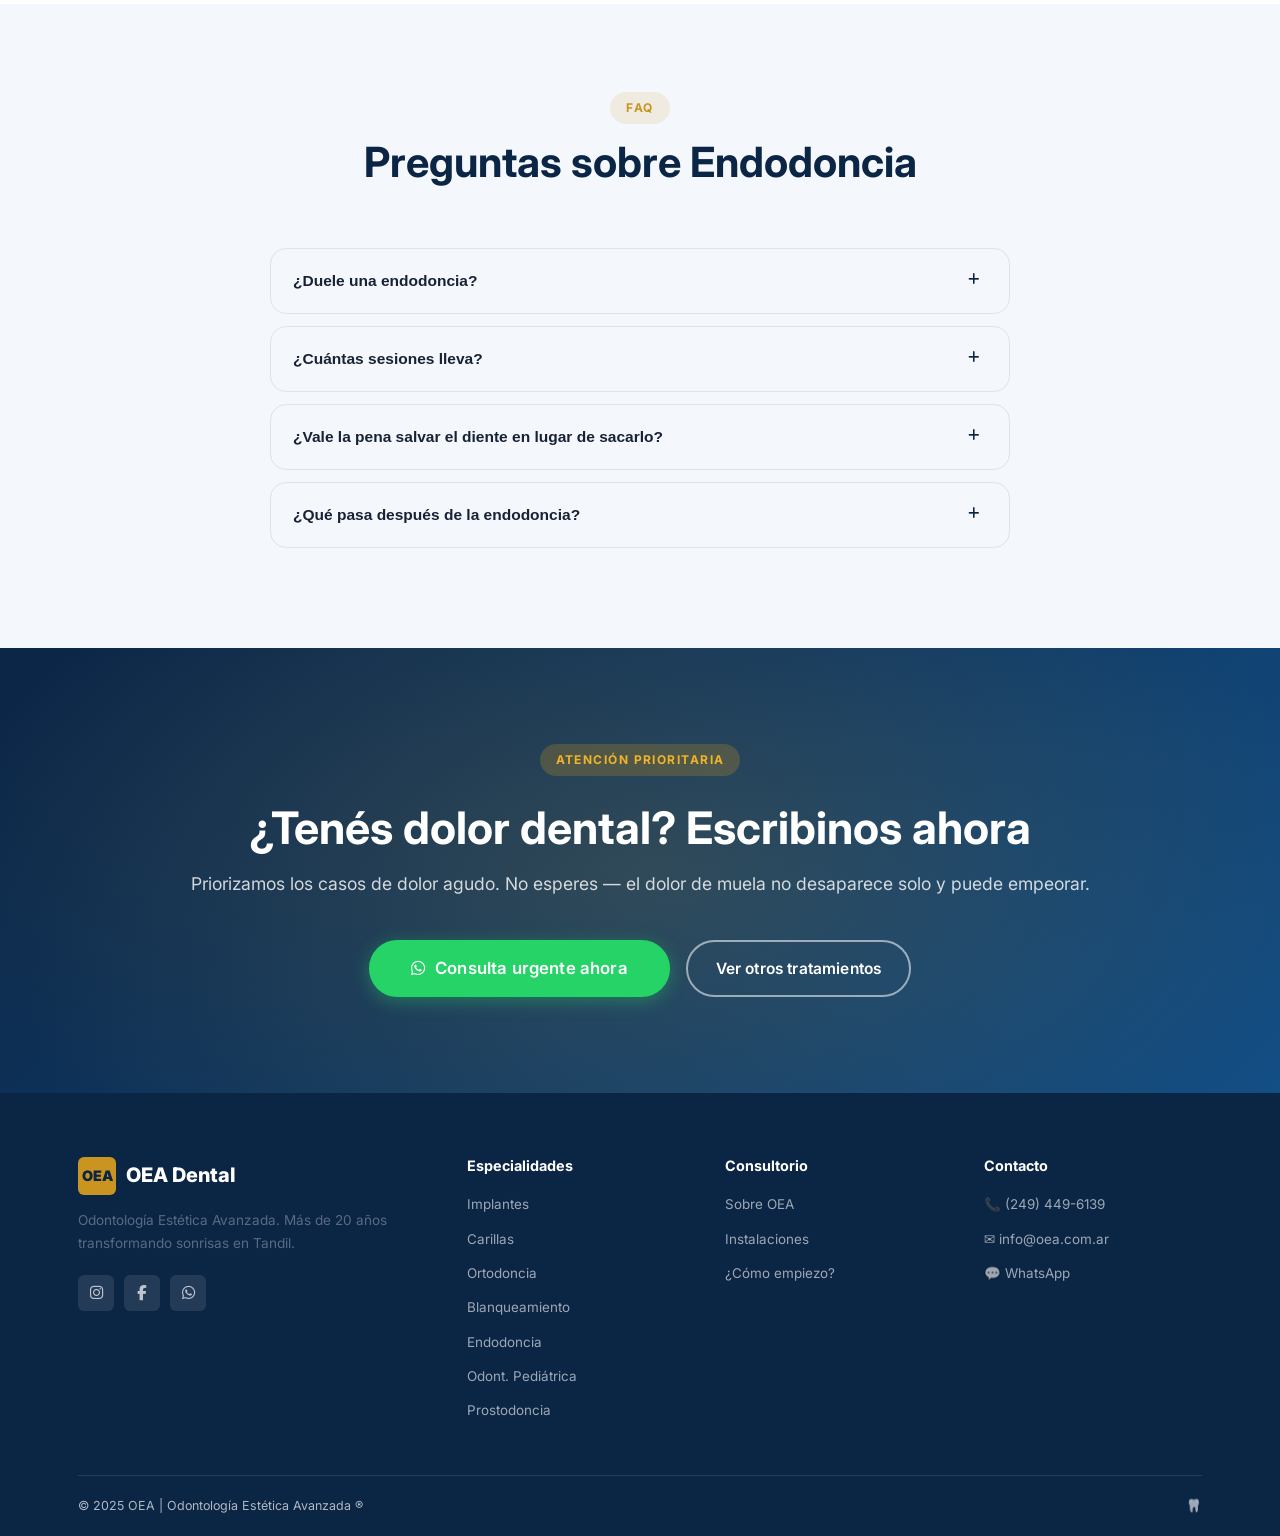
<file: pages/endodoncia.html>
<!DOCTYPE html>
<html lang="es">
<head>
  <meta charset="UTF-8" /><meta name="viewport" content="width=device-width, initial-scale=1.0" />
  <title>Endodoncia — OEA Odontología Estética Avanzada | Tandil</title>
  <meta name="description" content="Endodoncia (tratamiento de conductos) sin dolor en Tandil. Con microscopía clínica e instrumental rotatorio. Salvamos tu diente natural." />
  <link rel="preconnect" href="https://fonts.googleapis.com" /><link rel="preconnect" href="https://fonts.gstatic.com" crossorigin />
  <link href="https://fonts.googleapis.com/css2?family=Inter:wght@400;500;600;700;800;900&display=swap" rel="stylesheet" />
  <link rel="stylesheet" href="https://cdnjs.cloudflare.com/ajax/libs/font-awesome/6.5.0/css/all.min.css" />
  <link rel="stylesheet" href="../css/styles.css" />
</head>
<body>

<div class="top-bar"><strong>🔬 Endodoncia con microscopía clínica</strong> — Precisión máxima, mínima molestia. <a href="https://wa.me/5492494496139?text=Hola!%20Tengo%20dolor%20de%20muela%20y%20quiero%20una%20consulta." target="_blank">Consulta urgente →</a></div>

<nav class="navbar" id="navbar">
  <div class="container navbar-inner">
    <a href="../index.html" class="nav-logo"><div class="nav-logo-icon">OEA</div><div class="nav-logo-text"><span class="nav-logo-title">OEA</span><span class="nav-logo-sub">Odontología Estética Avanzada</span></div></a>
    <nav class="nav-links"><a href="../index.html#servicios" class="active">Especialidades</a><a href="consultorio.html">Consultorio</a><a href="../index.html#proceso">¿Cómo empiezo?</a><a href="nosotros.html">Nosotros</a><a href="contacto.html">Contacto</a></nav>
    <div class="nav-actions"><a href="https://wa.me/5492494496139" class="nav-phone" target="_blank"><i class="fab fa-whatsapp"></i> (249) 449-6139</a><a href="https://wa.me/5492494496139?text=Hola!%20Quiero%20consultar%20sobre%20endodoncia." class="btn btn-primary btn-sm" target="_blank"><i class="fab fa-whatsapp"></i> Consulta Urgente</a></div>
    <button class="hamburger" id="hamburger"><span></span><span></span><span></span></button>
  </div>
</nav>
<div class="mobile-nav" id="mobileNav"><div class="mobile-nav-head"><a href="../index.html" class="nav-logo"><div class="nav-logo-icon">OEA</div><div class="nav-logo-text"><span class="nav-logo-title">OEA</span><span class="nav-logo-sub">Odontología Estética Avanzada</span></div></a><button class="mobile-nav-close" id="mobileClose">✕</button></div><div class="mobile-nav-links"><a href="../index.html#servicios">🦷 Especialidades</a><a href="consultorio.html">🏥 Consultorio</a><a href="../index.html#proceso">📋 ¿Cómo empiezo?</a><a href="nosotros.html">👥 Nosotros</a><a href="contacto.html">📍 Contacto</a></div><div class="mobile-nav-footer"><a href="https://wa.me/5492494496139?text=Hola!%20Tengo%20dolor%20dental%20y%20quiero%20consultar." class="btn btn-wa" target="_blank"><i class="fab fa-whatsapp"></i> Consulta urgente</a></div></div>

<div class="breadcrumb"><div class="container"><ul><li><a href="../index.html">Inicio</a></li><li><a href="../index.html#servicios">Especialidades</a></li><li>Endodoncia</li></ul></div></div>

<section class="service-hero">
  <div class="container">
    <div class="service-hero-inner">
      <div>
        <div class="hero-badge reveal"><i class="fas fa-microscope"></i> Dr. Manuel Corvalán y Dra. Marina Alonso · Endodoncistas</div>
        <h1 class="reveal reveal-delay-1">Endodoncia sin miedo: <br>salvamos tu diente natural</h1>
        <p class="reveal reveal-delay-2">El tratamiento de conductos ya no duele. Con microscopía clínica e instrumental rotatorio de última generación, resolvemos el problema de raíz de forma rápida, cómoda y definitiva.</p>
        <ul class="benefit-list reveal reveal-delay-2">
          <li><i class="fas fa-check-circle"></i> Sin dolor: anestesia local de alta precisión</li>
          <li><i class="fas fa-check-circle"></i> Microscopía para ver lo que el ojo no ve</li>
          <li><i class="fas fa-check-circle"></i> Instrumental rotatorio de último modelo</li>
          <li><i class="fas fa-check-circle"></i> Salvamos tu diente natural — no hace falta extraerlo</li>
          <li><i class="fas fa-check-circle"></i> Urgencias atendidas con prioridad</li>
        </ul>
        <div class="hero-actions reveal reveal-delay-3">
          <a href="https://wa.me/5492494496139?text=Hola!%20Tengo%20dolor%20de%20muela%20y%20necesito%20consulta%20urgente." class="btn btn-wa btn-lg" target="_blank"><i class="fab fa-whatsapp"></i> Consulta urgente</a>
          <a href="contacto.html" class="btn btn-outline-white">Enviar mensaje</a>
        </div>
      </div>
      <div class="service-card-right reveal reveal-delay-3">
        <div class="service-icon-lg"><i class="fas fa-microscope"></i></div>
        <h3>¿Dolor de muela?</h3>
        <p>No esperes más. Escribinos y te damos prioridad para resolver el problema lo antes posible.</p>
        <a href="https://wa.me/5492494496139?text=Hola!%20Tengo%20dolor%20dental%20fuerte%20y%20necesito%20atenci%C3%B3n%20urgente." class="btn btn-primary" target="_blank" style="background:#DC2626;border-color:#DC2626;"><i class="fas fa-phone"></i> Urgencia dental</a>
        <a href="https://wa.me/5492494496139?text=Hola!%20Quiero%20consultar%20sobre%20endodoncia." class="btn btn-wa" style="margin-top:10px;width:100%;justify-content:center;" target="_blank"><i class="fab fa-whatsapp"></i> Consulta normal</a>
      </div>
    </div>
  </div>
</section>

<section class="section">
  <div class="container">
    <div class="content-2col">
      <div class="reveal">
        <div class="section-tag">¿Qué es la endodoncia?</div>
        <h2 style="margin:12px 0 16px;">El tratamiento que salva el diente cuando la infección llegó a la raíz</h2>
        <p>Cuando la caries avanza hasta la pulpa del diente (el nervio), se produce dolor intenso e infección. La endodoncia retira el tejido infectado, limpia y sella los conductos, eliminando el dolor y salvando el diente.</p>
        <ul class="check-list" style="margin-top:20px;">
          <li><i class="fas fa-check"></i> <span>Se realiza bajo anestesia local — sin dolor durante el procedimiento</span></li>
          <li><i class="fas fa-check"></i> <span>Microscopía clínica para máxima precisión y limpieza</span></li>
          <li><i class="fas fa-check"></i> <span>Localizador apical electrónico: medimos el conducto exactamente</span></li>
          <li><i class="fas fa-check"></i> <span>Instrumental rotatorio: más rápido y cómodo que el manual</span></li>
          <li><i class="fas fa-check"></i> <span>Posterior restauración con corona para proteger el diente</span></li>
        </ul>
      </div>
      <div class="content-emoji-box reveal reveal-delay-2">
        <svg viewBox="0 0 200 200" fill="none" xmlns="http://www.w3.org/2000/svg">
          <path d="M68 50 L132 50 L144 108 Q149 146 130 158 L100 166 L70 158 Q51 146 56 108 Z" fill="rgba(11,37,69,.05)" stroke="#0B2545" stroke-width="1.5"/>
          <line x1="100" y1="32" x2="100" y2="104" stroke="#0B2545" stroke-width="2" stroke-linecap="round" opacity=".4"/>
          <circle cx="100" cy="104" r="11" stroke="#C9941F" stroke-width="1.5" fill="rgba(201,148,31,.08)"/>
          <circle cx="100" cy="104" r="3" fill="#C9941F" opacity=".45"/>
          <path d="M94 130 L88 158" stroke="#C9941F" stroke-width="1.5" stroke-linecap="round" opacity=".5"/>
          <path d="M106 130 L112 158" stroke="#C9941F" stroke-width="1.5" stroke-linecap="round" opacity=".5"/>
          <line x1="80" y1="32" x2="120" y2="32" stroke="#0B2545" stroke-width="1" opacity=".2"/>
          <circle cx="158" cy="58" r="6" fill="#C9941F" opacity=".15"/>
          <circle cx="42" cy="130" r="4" fill="#0B2545" opacity=".08"/>
        </svg>
      </div>
    </div>
  </div>
</section>

<section class="section bg-alt">
  <div class="container">
    <div class="section-header reveal"><div class="section-tag">FAQ</div><h2 class="section-title">Preguntas sobre Endodoncia</h2></div>
    <div class="faq-wrap">
      <div class="faq-item reveal"><button class="faq-q">¿Duele una endodoncia?<span class="faq-toggle"><i class="fas fa-plus"></i></span></button><div class="faq-body"><div class="faq-body-inner">No, la endodoncia es indolora durante el procedimiento gracias a la anestesia local. El mito del dolor viene de técnicas antiguas. Hoy con microscopía y técnicas modernas es uno de los tratamientos mejor tolerados. Puede haber sensibilidad leve los primeros días que se maneja con antiinflamatorios.</div></div></div>
      <div class="faq-item reveal reveal-delay-1"><button class="faq-q">¿Cuántas sesiones lleva?<span class="faq-toggle"><i class="fas fa-plus"></i></span></button><div class="faq-body"><div class="faq-body-inner">En muchos casos se resuelve en una sola sesión de 60-90 minutos. En dientes con canales complejos o infecciones severas puede requerir 2 sesiones. Luego hay que cubrir el diente con una corona para protegerlo a largo plazo.</div></div></div>
      <div class="faq-item reveal reveal-delay-2"><button class="faq-q">¿Vale la pena salvar el diente en lugar de sacarlo?<span class="faq-toggle"><i class="fas fa-plus"></i></span></button><div class="faq-body"><div class="faq-body-inner">Siempre que sea posible, es mejor conservar el diente natural. La extracción implica luego reemplazarlo (con implante o puente) que es más costoso y complejo. Además, el diente natural tiene sensaciones y comportamiento mecánico que ningún reemplazo puede igualar completamente.</div></div></div>
      <div class="faq-item reveal"><button class="faq-q">¿Qué pasa después de la endodoncia?<span class="faq-toggle"><i class="fas fa-plus"></i></span></button><div class="faq-body"><div class="faq-body-inner">Después de la endodoncia, el diente queda "sin nervio" pero sigue siendo funcional. Para protegerlo, lo cubrimos con una corona dental que le devuelve toda su resistencia y estética. El diente puede durar toda la vida con el cuidado adecuado.</div></div></div>
    </div>
  </div>
</section>

<section class="cta-section">
  <div class="container" style="position:relative;z-index:1;">
    <div class="section-tag" style="background:rgba(201,148,31,.25);color:var(--accent-light);">Atención prioritaria</div>
    <h2 style="margin-top:12px;">¿Tenés dolor dental? Escribinos ahora</h2>
    <p>Priorizamos los casos de dolor agudo. No esperes — el dolor de muela no desaparece solo y puede empeorar.</p>
    <div class="cta-actions">
      <a href="https://wa.me/5492494496139?text=Hola!%20Tengo%20dolor%20dental%20y%20necesito%20atenci%C3%B3n." class="btn btn-wa btn-lg" target="_blank"><i class="fab fa-whatsapp"></i> Consulta urgente ahora</a>
      <a href="../index.html#servicios" class="btn btn-outline-white">Ver otros tratamientos</a>
    </div>
  </div>
</section>

<footer class="footer"><div class="container"><div class="footer-grid"><div class="footer-brand"><div class="footer-brand-logo"><div class="footer-logo-box">OEA</div><span class="footer-brand-name">OEA Dental</span></div><p>Odontología Estética Avanzada. Más de 20 años transformando sonrisas en Tandil.</p><div class="social-links"><a href="#" class="social-link"><i class="fab fa-instagram"></i></a><a href="#" class="social-link"><i class="fab fa-facebook-f"></i></a><a href="https://wa.me/5492494496139" class="social-link" target="_blank"><i class="fab fa-whatsapp"></i></a></div></div><div class="footer-col"><h5>Especialidades</h5><ul class="footer-links"><li><a href="implantes.html">Implantes</a></li><li><a href="carillas.html">Carillas</a></li><li><a href="ortodoncia.html">Ortodoncia</a></li><li><a href="blanqueamiento.html">Blanqueamiento</a></li><li><a href="endodoncia.html">Endodoncia</a></li><li><a href="pediatrica.html">Odont. Pediátrica</a></li><li><a href="prostodoncia.html">Prostodoncia</a></li></ul></div><div class="footer-col"><h5>Consultorio</h5><ul class="footer-links"><li><a href="nosotros.html">Sobre OEA</a></li><li><a href="consultorio.html">Instalaciones</a></li><li><a href="../index.html#proceso">¿Cómo empiezo?</a></li></ul></div><div class="footer-col"><h5>Contacto</h5><ul class="footer-links"><li><a href="tel:+5492494496139">📞 (249) 449-6139</a></li><li><a href="mailto:info@oea.com.ar">✉️ info@oea.com.ar</a></li><li><a href="https://wa.me/5492494496139" target="_blank">💬 WhatsApp</a></li></ul></div></div><div class="footer-bottom"><span>© 2025 OEA | Odontología Estética Avanzada ®</span><span>🦷</span></div></div></footer>

<div class="wa-float"><div class="wa-tip">Consulta urgente</div><a href="https://wa.me/5492494496139?text=Hola!%20Tengo%20dolor%20dental." class="wa-btn" target="_blank"><div class="wa-pulse"></div><i class="fab fa-whatsapp"></i></a></div>
<script src="../js/main.js"></script>
</body>
</html>
</file>
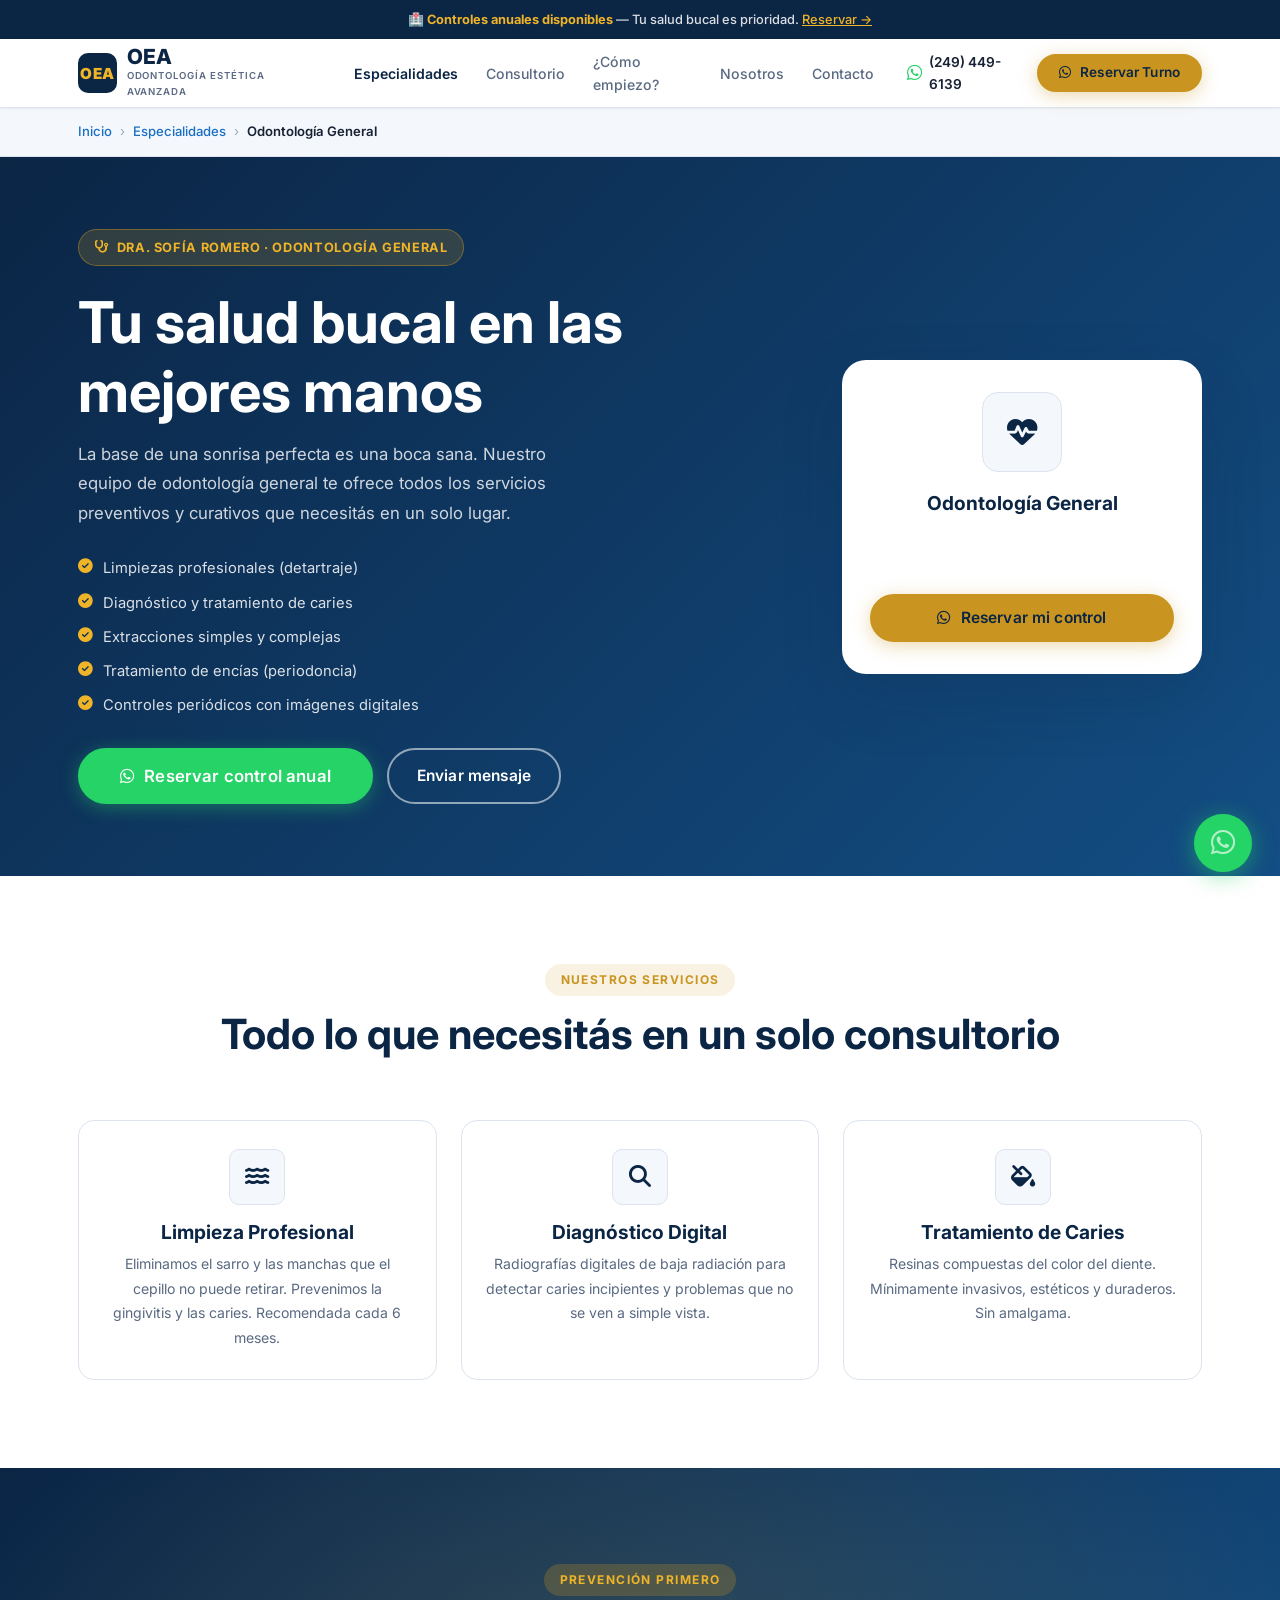
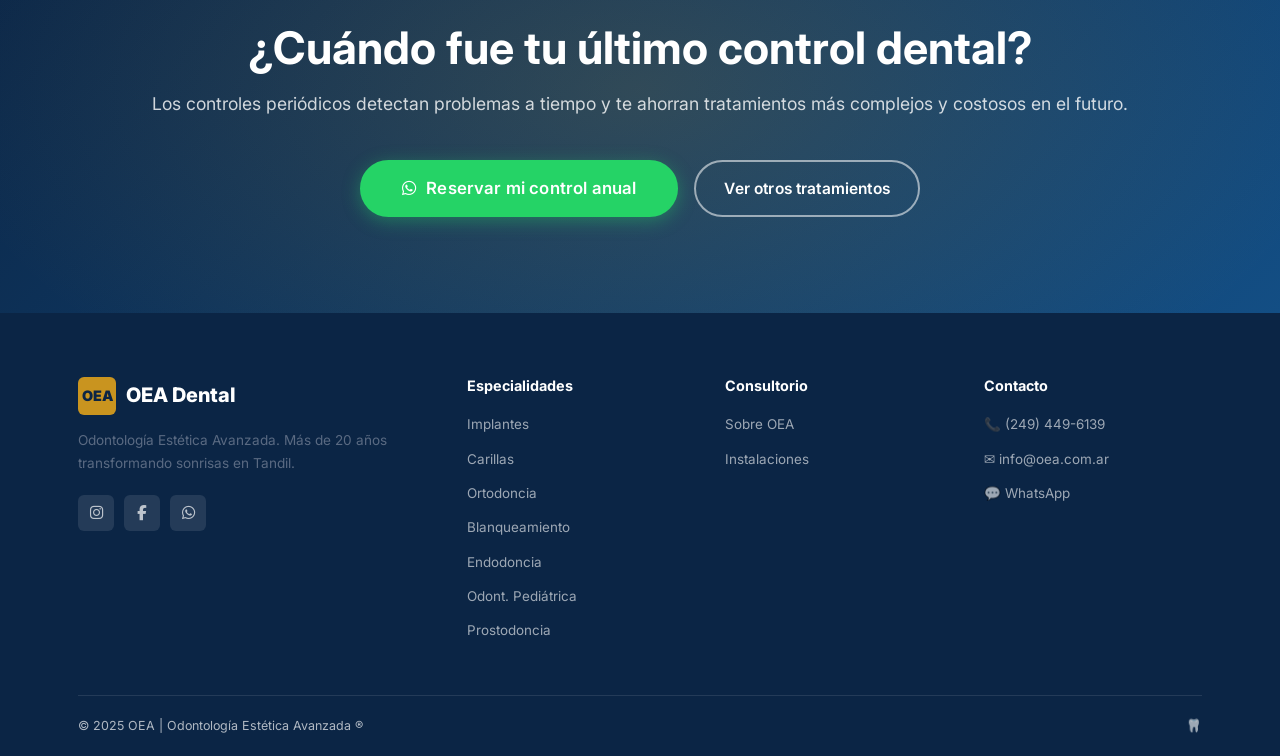
<file: pages/general.html>
<!DOCTYPE html>
<html lang="es">
<head>
  <meta charset="UTF-8" /><meta name="viewport" content="width=device-width, initial-scale=1.0" />
  <title>Odontología General — OEA Odontología Estética Avanzada | Tandil</title>
  <meta name="description" content="Odontología general y preventiva en Tandil. Limpiezas, controles, caries, extracciones y más. Tu salud bucal en el mejor lugar." />
  <link rel="preconnect" href="https://fonts.googleapis.com" /><link rel="preconnect" href="https://fonts.gstatic.com" crossorigin />
  <link href="https://fonts.googleapis.com/css2?family=Inter:wght@400;500;600;700;800;900&display=swap" rel="stylesheet" />
  <link rel="stylesheet" href="https://cdnjs.cloudflare.com/ajax/libs/font-awesome/6.5.0/css/all.min.css" />
  <link rel="stylesheet" href="../css/styles.css" />
</head>
<body>
<div class="top-bar"><strong>🏥 Controles anuales disponibles</strong> — Tu salud bucal es prioridad. <a href="https://wa.me/5492494496139?text=Hola!%20Quiero%20un%20turno%20para%20control%20y%20limpieza." target="_blank">Reservar →</a></div>
<nav class="navbar" id="navbar">
  <div class="container navbar-inner">
    <a href="../index.html" class="nav-logo"><div class="nav-logo-icon">OEA</div><div class="nav-logo-text"><span class="nav-logo-title">OEA</span><span class="nav-logo-sub">Odontología Estética Avanzada</span></div></a>
    <nav class="nav-links"><a href="../index.html#servicios" class="active">Especialidades</a><a href="consultorio.html">Consultorio</a><a href="../index.html#proceso">¿Cómo empiezo?</a><a href="nosotros.html">Nosotros</a><a href="contacto.html">Contacto</a></nav>
    <div class="nav-actions"><a href="https://wa.me/5492494496139" class="nav-phone" target="_blank"><i class="fab fa-whatsapp"></i> (249) 449-6139</a><a href="https://wa.me/5492494496139?text=Hola!%20Quiero%20un%20turno%20para%20odontolog%C3%ADa%20general." class="btn btn-primary btn-sm" target="_blank"><i class="fab fa-whatsapp"></i> Reservar Turno</a></div>
    <button class="hamburger" id="hamburger"><span></span><span></span><span></span></button>
  </div>
</nav>
<div class="mobile-nav" id="mobileNav"><div class="mobile-nav-head"><a href="../index.html" class="nav-logo"><div class="nav-logo-icon">OEA</div><div class="nav-logo-text"><span class="nav-logo-title">OEA</span><span class="nav-logo-sub">Odontología Estética Avanzada</span></div></a><button class="mobile-nav-close" id="mobileClose">✕</button></div><div class="mobile-nav-links"><a href="../index.html#servicios">🦷 Especialidades</a><a href="consultorio.html">🏥 Consultorio</a><a href="../index.html#proceso">📋 ¿Cómo empiezo?</a><a href="nosotros.html">👥 Nosotros</a><a href="contacto.html">📍 Contacto</a></div><div class="mobile-nav-footer"><a href="https://wa.me/5492494496139?text=Hola!%20Quiero%20turno%20de%20odontolog%C3%ADa%20general." class="btn btn-wa" target="_blank"><i class="fab fa-whatsapp"></i> Reservar turno</a></div></div>
<div class="breadcrumb"><div class="container"><ul><li><a href="../index.html">Inicio</a></li><li><a href="../index.html#servicios">Especialidades</a></li><li>Odontología General</li></ul></div></div>

<section class="service-hero">
  <div class="container">
    <div class="service-hero-inner">
      <div>
        <div class="hero-badge reveal"><i class="fas fa-stethoscope"></i> Dra. Sofía Romero · Odontología General</div>
        <h1 class="reveal reveal-delay-1">Tu salud bucal en las mejores manos</h1>
        <p class="reveal reveal-delay-2">La base de una sonrisa perfecta es una boca sana. Nuestro equipo de odontología general te ofrece todos los servicios preventivos y curativos que necesitás en un solo lugar.</p>
        <ul class="benefit-list reveal reveal-delay-2">
          <li><i class="fas fa-check-circle"></i> Limpiezas profesionales (detartraje)</li>
          <li><i class="fas fa-check-circle"></i> Diagnóstico y tratamiento de caries</li>
          <li><i class="fas fa-check-circle"></i> Extracciones simples y complejas</li>
          <li><i class="fas fa-check-circle"></i> Tratamiento de encías (periodoncia)</li>
          <li><i class="fas fa-check-circle"></i> Controles periódicos con imágenes digitales</li>
        </ul>
        <div class="hero-actions reveal reveal-delay-3">
          <a href="https://wa.me/5492494496139?text=Hola!%20Quiero%20un%20turno%20de%20control%20y%20limpieza." class="btn btn-wa btn-lg" target="_blank"><i class="fab fa-whatsapp"></i> Reservar control anual</a>
          <a href="contacto.html" class="btn btn-outline-white">Enviar mensaje</a>
        </div>
      </div>
      <div class="service-card-right reveal reveal-delay-3">
        <div class="service-icon-lg"><i class="fas fa-heartbeat"></i></div>
        <h3>Odontología General</h3>
        <p>El control anual es la mejor inversión para tu salud bucal.</p>
        <a href="https://wa.me/5492494496139?text=Hola!%20Quiero%20reservar%20mi%20control%20anual." class="btn btn-primary" target="_blank"><i class="fab fa-whatsapp"></i> Reservar mi control</a>
      </div>
    </div>
  </div>
</section>

<section class="section">
  <div class="container">
    <div class="section-header reveal"><div class="section-tag">Nuestros servicios</div><h2 class="section-title">Todo lo que necesitás en un solo consultorio</h2></div>
    <div class="tech-grid">
      <div class="tech-card reveal"><div class="tech-card-icon"><i class="fas fa-water"></i></div><h4>Limpieza Profesional</h4><p>Eliminamos el sarro y las manchas que el cepillo no puede retirar. Prevenimos la gingivitis y las caries. Recomendada cada 6 meses.</p></div>
      <div class="tech-card reveal reveal-delay-1"><div class="tech-card-icon"><i class="fas fa-search"></i></div><h4>Diagnóstico Digital</h4><p>Radiografías digitales de baja radiación para detectar caries incipientes y problemas que no se ven a simple vista.</p></div>
      <div class="tech-card reveal reveal-delay-2"><div class="tech-card-icon"><i class="fas fa-fill-drip"></i></div><h4>Tratamiento de Caries</h4><p>Resinas compuestas del color del diente. Mínimamente invasivos, estéticos y duraderos. Sin amalgama.</p></div>
    </div>
  </div>
</section>

<section class="cta-section">
  <div class="container" style="position:relative;z-index:1;">
    <div class="section-tag" style="background:rgba(201,148,31,.25);color:var(--accent-light);">Prevención primero</div>
    <h2 style="margin-top:12px;">¿Cuándo fue tu último control dental?</h2>
    <p>Los controles periódicos detectan problemas a tiempo y te ahorran tratamientos más complejos y costosos en el futuro.</p>
    <div class="cta-actions">
      <a href="https://wa.me/5492494496139?text=Hola!%20Quiero%20reservar%20mi%20control%20dental%20anual." class="btn btn-wa btn-lg" target="_blank"><i class="fab fa-whatsapp"></i> Reservar mi control anual</a>
      <a href="../index.html#servicios" class="btn btn-outline-white">Ver otros tratamientos</a>
    </div>
  </div>
</section>

<footer class="footer"><div class="container"><div class="footer-grid"><div class="footer-brand"><div class="footer-brand-logo"><div class="footer-logo-box">OEA</div><span class="footer-brand-name">OEA Dental</span></div><p>Odontología Estética Avanzada. Más de 20 años transformando sonrisas en Tandil.</p><div class="social-links"><a href="#" class="social-link"><i class="fab fa-instagram"></i></a><a href="#" class="social-link"><i class="fab fa-facebook-f"></i></a><a href="https://wa.me/5492494496139" class="social-link" target="_blank"><i class="fab fa-whatsapp"></i></a></div></div><div class="footer-col"><h5>Especialidades</h5><ul class="footer-links"><li><a href="implantes.html">Implantes</a></li><li><a href="carillas.html">Carillas</a></li><li><a href="ortodoncia.html">Ortodoncia</a></li><li><a href="blanqueamiento.html">Blanqueamiento</a></li><li><a href="endodoncia.html">Endodoncia</a></li><li><a href="pediatrica.html">Odont. Pediátrica</a></li><li><a href="prostodoncia.html">Prostodoncia</a></li></ul></div><div class="footer-col"><h5>Consultorio</h5><ul class="footer-links"><li><a href="nosotros.html">Sobre OEA</a></li><li><a href="consultorio.html">Instalaciones</a></li></ul></div><div class="footer-col"><h5>Contacto</h5><ul class="footer-links"><li><a href="tel:+5492494496139">📞 (249) 449-6139</a></li><li><a href="mailto:info@oea.com.ar">✉️ info@oea.com.ar</a></li><li><a href="https://wa.me/5492494496139" target="_blank">💬 WhatsApp</a></li></ul></div></div><div class="footer-bottom"><span>© 2025 OEA | Odontología Estética Avanzada ®</span><span>🦷</span></div></div></footer>

<div class="wa-float"><div class="wa-tip">Reservar control anual</div><a href="https://wa.me/5492494496139?text=Hola!%20Quiero%20reservar%20control%20dental." class="wa-btn" target="_blank"><div class="wa-pulse"></div><i class="fab fa-whatsapp"></i></a></div>
<script src="../js/main.js"></script>
</body>
</html>
</file>
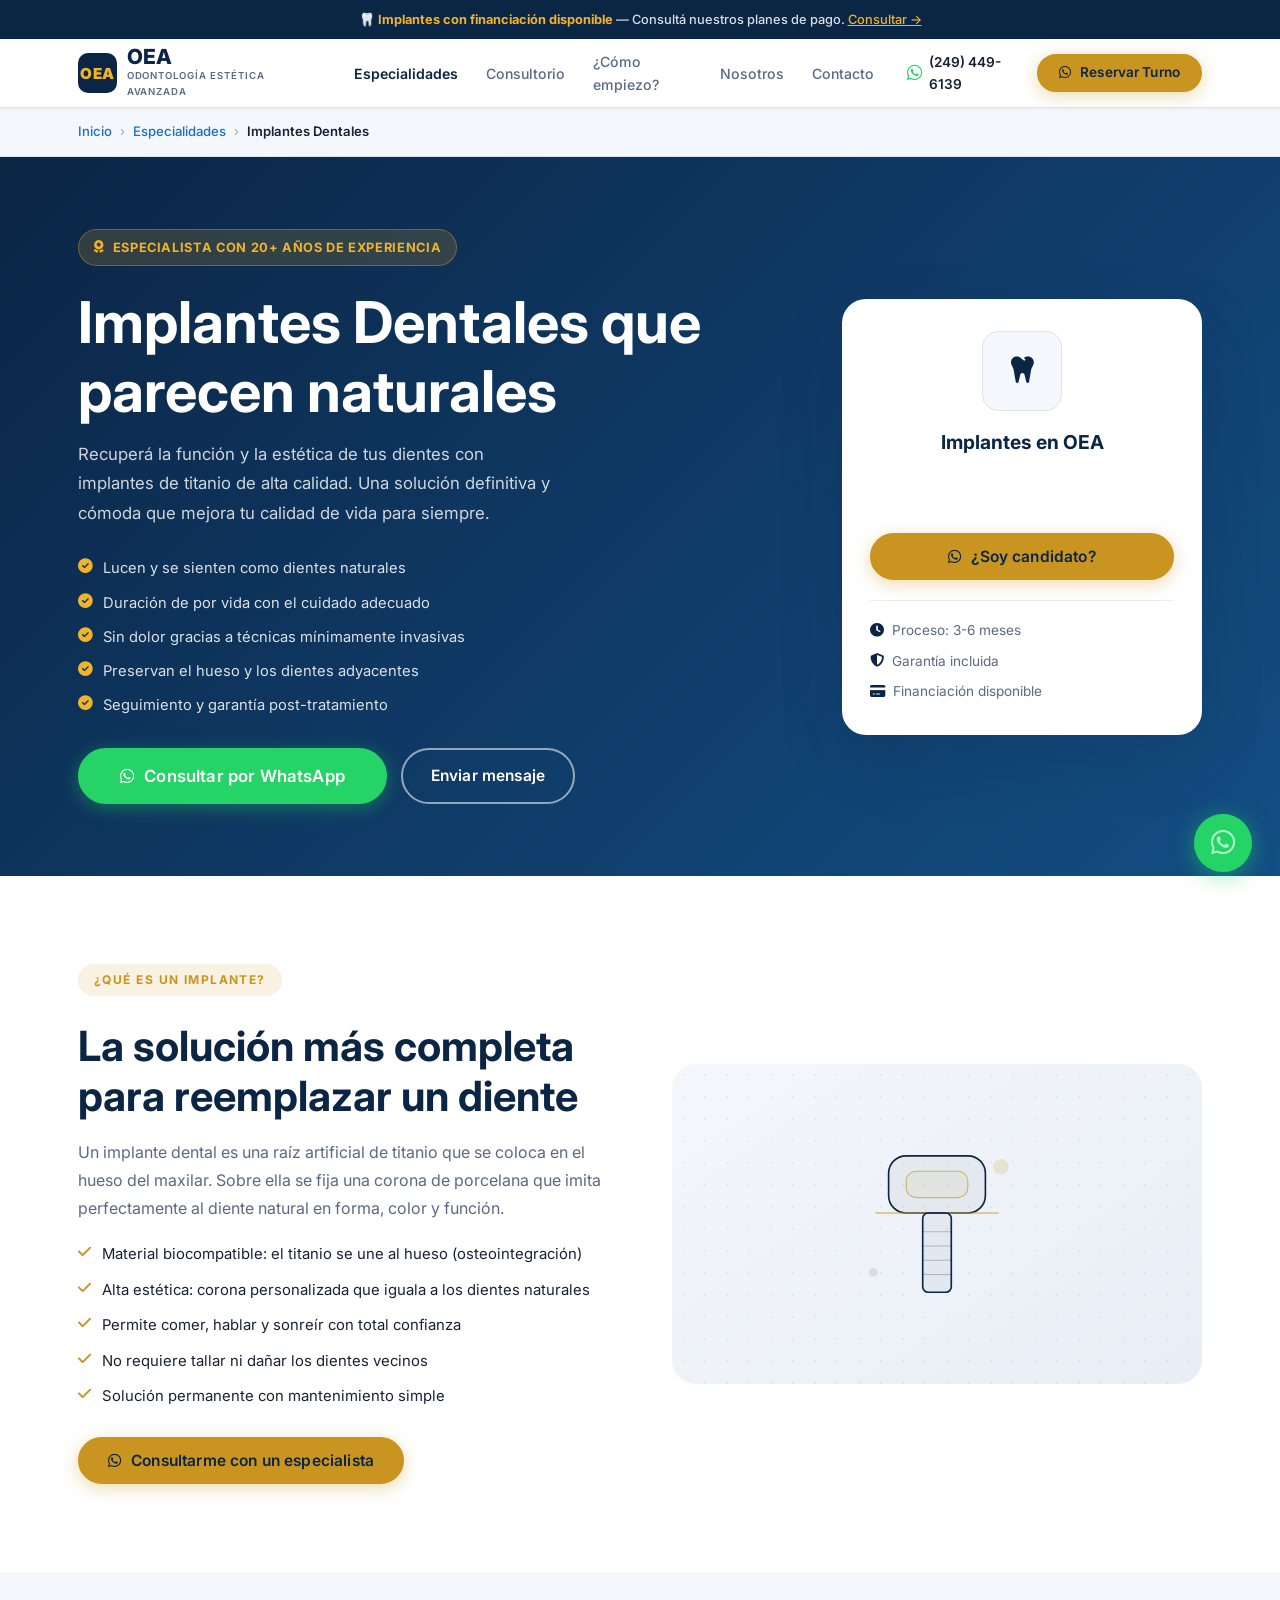
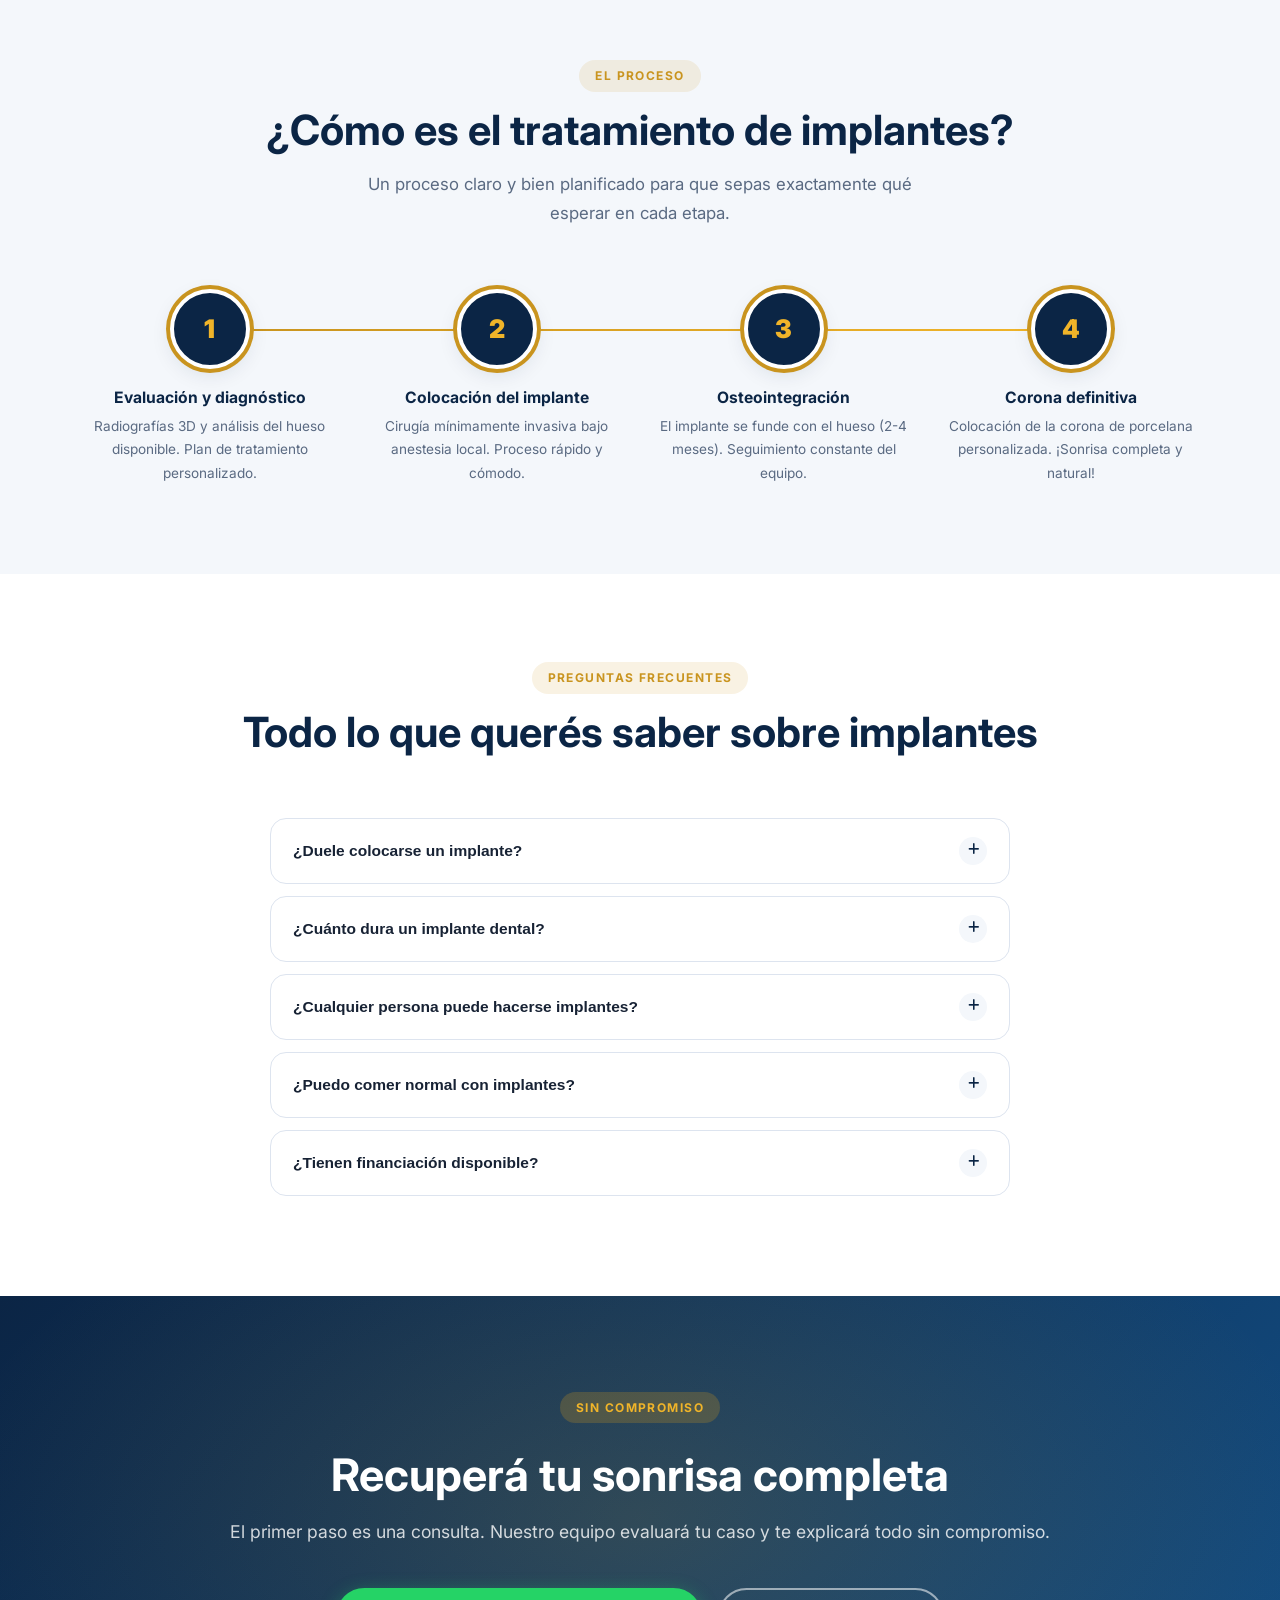
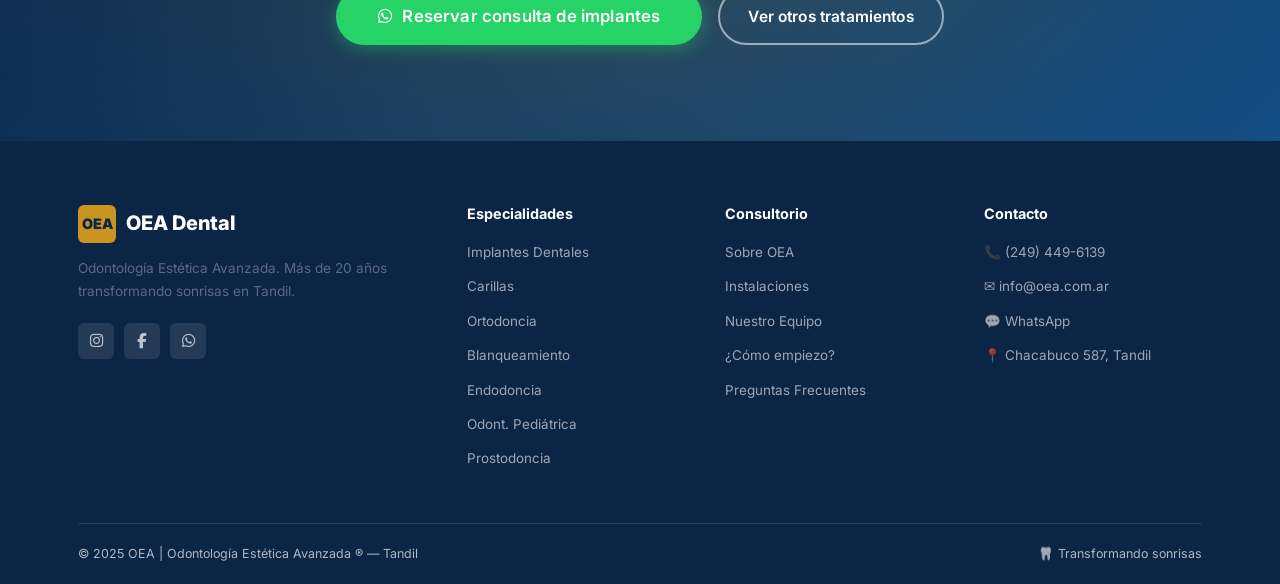
<file: pages/implantes.html>
<!DOCTYPE html>
<html lang="es">
<head>
  <meta charset="UTF-8" />
  <meta name="viewport" content="width=device-width, initial-scale=1.0" />
  <title>Implantes Dentales — OEA Odontología Estética Avanzada | Tandil</title>
  <meta name="description" content="Implantes dentales de titanio con corona de porcelana en Tandil. Resultados naturales, permanentes y estéticos. Consultá sin compromiso." />
  <link rel="preconnect" href="https://fonts.googleapis.com" />
  <link rel="preconnect" href="https://fonts.gstatic.com" crossorigin />
  <link href="https://fonts.googleapis.com/css2?family=Inter:wght@400;500;600;700;800;900&display=swap" rel="stylesheet" />
  <link rel="stylesheet" href="https://cdnjs.cloudflare.com/ajax/libs/font-awesome/6.5.0/css/all.min.css" />
  <link rel="stylesheet" href="../css/styles.css" />
</head>
<body>

<div class="top-bar">
  <strong>🦷 Implantes con financiación disponible</strong> — Consultá nuestros planes de pago.
  <a href="https://wa.me/5492494496139?text=Hola!%20Quiero%20consultar%20sobre%20implantes%20con%20financiaci%C3%B3n." target="_blank">Consultar →</a>
</div>

<nav class="navbar" id="navbar">
  <div class="container navbar-inner">
    <a href="../index.html" class="nav-logo">
      <div class="nav-logo-icon">OEA</div>
      <div class="nav-logo-text">
        <span class="nav-logo-title">OEA</span>
        <span class="nav-logo-sub">Odontología Estética Avanzada</span>
      </div>
    </a>
    <nav class="nav-links">
      <a href="../index.html#servicios" class="active">Especialidades</a>
      <a href="consultorio.html">Consultorio</a>
      <a href="../index.html#proceso">¿Cómo empiezo?</a>
      <a href="nosotros.html">Nosotros</a>
      <a href="contacto.html">Contacto</a>
    </nav>
    <div class="nav-actions">
      <a href="https://wa.me/5492494496139" class="nav-phone" target="_blank"><i class="fab fa-whatsapp"></i> (249) 449-6139</a>
      <a href="https://wa.me/5492494496139?text=Hola!%20Quiero%20consultar%20sobre%20implantes." class="btn btn-primary btn-sm" target="_blank"><i class="fab fa-whatsapp"></i> Reservar Turno</a>
    </div>
    <button class="hamburger" id="hamburger"><span></span><span></span><span></span></button>
  </div>
</nav>

<div class="mobile-nav" id="mobileNav">
  <div class="mobile-nav-head">
    <a href="../index.html" class="nav-logo"><div class="nav-logo-icon">OEA</div><div class="nav-logo-text"><span class="nav-logo-title">OEA</span><span class="nav-logo-sub">Odontología Estética Avanzada</span></div></a>
    <button class="mobile-nav-close" id="mobileClose">✕</button>
  </div>
  <div class="mobile-nav-links">
    <a href="../index.html#servicios">🦷 Especialidades</a>
    <a href="consultorio.html">🏥 Consultorio</a>
    <a href="../index.html#proceso">📋 ¿Cómo empiezo?</a>
    <a href="nosotros.html">👥 Nosotros</a>
    <a href="contacto.html">📍 Contacto</a>
  </div>
  <div class="mobile-nav-footer">
    <a href="https://wa.me/5492494496139?text=Hola!%20Quiero%20consultar%20sobre%20implantes." class="btn btn-wa" target="_blank"><i class="fab fa-whatsapp"></i> Consultar por Implantes</a>
  </div>
</div>

<div class="breadcrumb">
  <div class="container">
    <ul><li><a href="../index.html">Inicio</a></li><li><a href="../index.html#servicios">Especialidades</a></li><li>Implantes Dentales</li></ul>
  </div>
</div>

<!-- SERVICE HERO -->
<section class="service-hero">
  <div class="container">
    <div class="service-hero-inner">
      <div>
        <div class="hero-badge reveal"><i class="fas fa-award"></i> Especialista con 20+ años de experiencia</div>
        <h1 class="reveal reveal-delay-1">Implantes Dentales que parecen naturales</h1>
        <p class="reveal reveal-delay-2">Recuperá la función y la estética de tus dientes con implantes de titanio de alta calidad. Una solución definitiva y cómoda que mejora tu calidad de vida para siempre.</p>
        <ul class="benefit-list reveal reveal-delay-2">
          <li><i class="fas fa-check-circle"></i> Lucen y se sienten como dientes naturales</li>
          <li><i class="fas fa-check-circle"></i> Duración de por vida con el cuidado adecuado</li>
          <li><i class="fas fa-check-circle"></i> Sin dolor gracias a técnicas mínimamente invasivas</li>
          <li><i class="fas fa-check-circle"></i> Preservan el hueso y los dientes adyacentes</li>
          <li><i class="fas fa-check-circle"></i> Seguimiento y garantía post-tratamiento</li>
        </ul>
        <div class="hero-actions reveal reveal-delay-3">
          <a href="https://wa.me/5492494496139?text=Hola!%20Quiero%20consultar%20sobre%20implantes%20dentales." class="btn btn-wa btn-lg" target="_blank"><i class="fab fa-whatsapp"></i> Consultar por WhatsApp</a>
          <a href="contacto.html" class="btn btn-outline-white">Enviar mensaje</a>
        </div>
      </div>
      <div class="service-card-right reveal reveal-delay-3">
        <div class="service-icon-lg"><i class="fas fa-tooth"></i></div>
        <h3>Implantes en OEA</h3>
        <p>Diagnóstico digital 3D y planificación personalizada para cada caso.</p>
        <a href="https://wa.me/5492494496139?text=Hola!%20Quiero%20evaluar%20si%20soy%20candidato%20para%20implantes." class="btn btn-primary" target="_blank"><i class="fab fa-whatsapp"></i> ¿Soy candidato?</a>
        <div style="margin-top:20px;padding-top:18px;border-top:1px solid #eee;text-align:left;">
          <div style="display:flex;align-items:center;gap:8px;font-size:.85rem;color:#5A6A82;margin-bottom:8px;"><i class="fas fa-clock" style="color:#0B2545"></i> Proceso: 3-6 meses</div>
          <div style="display:flex;align-items:center;gap:8px;font-size:.85rem;color:#5A6A82;margin-bottom:8px;"><i class="fas fa-shield-alt" style="color:#0B2545"></i> Garantía incluida</div>
          <div style="display:flex;align-items:center;gap:8px;font-size:.85rem;color:#5A6A82;"><i class="fas fa-credit-card" style="color:#0B2545"></i> Financiación disponible</div>
        </div>
      </div>
    </div>
  </div>
</section>

<!-- WHAT IS IT -->
<section class="section">
  <div class="container">
    <div class="content-2col">
      <div class="reveal">
        <div class="section-tag">¿Qué es un implante?</div>
        <h2 style="margin:12px 0 16px;">La solución más completa para reemplazar un diente</h2>
        <p>Un implante dental es una raíz artificial de titanio que se coloca en el hueso del maxilar. Sobre ella se fija una corona de porcelana que imita perfectamente al diente natural en forma, color y función.</p>
        <ul class="check-list" style="margin-top:20px;">
          <li><i class="fas fa-check"></i> <span>Material biocompatible: el titanio se une al hueso (osteointegración)</span></li>
          <li><i class="fas fa-check"></i> <span>Alta estética: corona personalizada que iguala a los dientes naturales</span></li>
          <li><i class="fas fa-check"></i> <span>Permite comer, hablar y sonreír con total confianza</span></li>
          <li><i class="fas fa-check"></i> <span>No requiere tallar ni dañar los dientes vecinos</span></li>
          <li><i class="fas fa-check"></i> <span>Solución permanente con mantenimiento simple</span></li>
        </ul>
        <a href="https://wa.me/5492494496139?text=Hola!%20Tengo%20dudas%20sobre%20los%20implantes." class="btn btn-primary" style="margin-top:28px;" target="_blank"><i class="fab fa-whatsapp"></i> Consultarme con un especialista</a>
      </div>
      <div class="content-emoji-box reveal reveal-delay-2">
        <svg viewBox="0 0 200 200" fill="none" xmlns="http://www.w3.org/2000/svg">
          <rect x="56" y="38" width="88" height="52" rx="16" fill="rgba(11,37,69,.05)" stroke="#0B2545" stroke-width="1.5"/>
          <rect x="72" y="52" width="56" height="24" rx="9" fill="rgba(201,148,31,.1)" stroke="#C9941F" stroke-width="1" opacity=".65"/>
          <line x1="44" y1="90" x2="156" y2="90" stroke="#C9941F" stroke-width="2" opacity=".45"/>
          <rect x="87" y="90" width="26" height="72" rx="5" fill="rgba(11,37,69,.05)" stroke="#0B2545" stroke-width="1.5"/>
          <line x1="87" y1="107" x2="113" y2="107" stroke="#0B2545" stroke-width="1" opacity=".25"/>
          <line x1="87" y1="120" x2="113" y2="120" stroke="#0B2545" stroke-width="1" opacity=".25"/>
          <line x1="87" y1="133" x2="113" y2="133" stroke="#0B2545" stroke-width="1" opacity=".25"/>
          <line x1="87" y1="146" x2="113" y2="146" stroke="#0B2545" stroke-width="1" opacity=".25"/>
          <circle cx="158" cy="48" r="7" fill="#C9941F" opacity=".18"/>
          <circle cx="42" cy="144" r="4" fill="#0B2545" opacity=".1"/>
        </svg>
      </div>
    </div>
  </div>
</section>

<!-- PROCESS -->
<section class="section bg-alt">
  <div class="container">
    <div class="section-header reveal">
      <div class="section-tag">El Proceso</div>
      <h2 class="section-title">¿Cómo es el tratamiento de implantes?</h2>
      <p class="section-sub">Un proceso claro y bien planificado para que sepas exactamente qué esperar en cada etapa.</p>
    </div>
    <div class="process-grid">
      <div class="process-line"></div>
      <div class="process-step reveal">
        <div class="step-num">1</div>
        <h4>Evaluación y diagnóstico</h4>
        <p>Radiografías 3D y análisis del hueso disponible. Plan de tratamiento personalizado.</p>
      </div>
      <div class="process-step reveal reveal-delay-1">
        <div class="step-num">2</div>
        <h4>Colocación del implante</h4>
        <p>Cirugía mínimamente invasiva bajo anestesia local. Proceso rápido y cómodo.</p>
      </div>
      <div class="process-step reveal reveal-delay-2">
        <div class="step-num">3</div>
        <h4>Osteointegración</h4>
        <p>El implante se funde con el hueso (2-4 meses). Seguimiento constante del equipo.</p>
      </div>
      <div class="process-step reveal reveal-delay-3">
        <div class="step-num">4</div>
        <h4>Corona definitiva</h4>
        <p>Colocación de la corona de porcelana personalizada. ¡Sonrisa completa y natural!</p>
      </div>
    </div>
  </div>
</section>

<!-- FAQ -->
<section class="section">
  <div class="container">
    <div class="section-header reveal">
      <div class="section-tag">Preguntas Frecuentes</div>
      <h2 class="section-title">Todo lo que querés saber sobre implantes</h2>
    </div>
    <div class="faq-wrap">
      <div class="faq-item reveal"><button class="faq-q">¿Duele colocarse un implante?<span class="faq-toggle"><i class="fas fa-plus"></i></span></button><div class="faq-body"><div class="faq-body-inner">La cirugía se realiza bajo anestesia local y es prácticamente indolora durante el procedimiento. Puede haber molestias leves en los días siguientes que se manejan con analgésicos comunes. La mayoría de los pacientes se sorprende de lo sencillo que resulta.</div></div></div>
      <div class="faq-item reveal reveal-delay-1"><button class="faq-q">¿Cuánto dura un implante dental?<span class="faq-toggle"><i class="fas fa-plus"></i></span></button><div class="faq-body"><div class="faq-body-inner">Con el cuidado adecuado (cepillado, uso de hilo dental y controles periódicos), un implante puede durar toda la vida. La corona puede necesitar reemplazo a los 15-20 años, pero la raíz de titanio es permanente.</div></div></div>
      <div class="faq-item reveal reveal-delay-2"><button class="faq-q">¿Cualquier persona puede hacerse implantes?<span class="faq-toggle"><i class="fas fa-plus"></i></span></button><div class="faq-body"><div class="faq-body-inner">La mayoría de los adultos son candidatos. Necesitás tener suficiente densidad ósea, encías sanas y controlar enfermedades sistémicas como la diabetes. En algunos casos se requiere un injerto óseo previo. Por eso es fundamental el diagnóstico inicial con imágenes 3D que realizamos en OEA.</div></div></div>
      <div class="faq-item reveal"><button class="faq-q">¿Puedo comer normal con implantes?<span class="faq-toggle"><i class="fas fa-plus"></i></span></button><div class="faq-body"><div class="faq-body-inner">¡Sí! Una vez integrado, podés comer prácticamente todo lo que comías antes. Los implantes tienen una capacidad masticatoria del 90-95% respecto a los dientes naturales, muy superior a las prótesis removibles.</div></div></div>
      <div class="faq-item reveal reveal-delay-1"><button class="faq-q">¿Tienen financiación disponible?<span class="faq-toggle"><i class="fas fa-plus"></i></span></button><div class="faq-body"><div class="faq-body-inner">Sí, contamos con planes de financiación en cuotas. Consultalos directamente con nuestro equipo por WhatsApp para que te armemos el plan que mejor se adapte a tu presupuesto.</div></div></div>
    </div>
  </div>
</section>

<!-- CTA -->
<section class="cta-section">
  <div class="container" style="position:relative;z-index:1;">
    <div class="section-tag" style="background:rgba(201,148,31,.25);color:var(--accent-light);">Sin compromiso</div>
    <h2 style="margin-top:12px;">Recuperá tu sonrisa completa</h2>
    <p>El primer paso es una consulta. Nuestro equipo evaluará tu caso y te explicará todo sin compromiso.</p>
    <div class="cta-actions">
      <a href="https://wa.me/5492494496139?text=Hola!%20Quiero%20hacer%20una%20consulta%20sobre%20implantes%20dentales." class="btn btn-wa btn-lg" target="_blank"><i class="fab fa-whatsapp"></i> Reservar consulta de implantes</a>
      <a href="../index.html#servicios" class="btn btn-outline-white">Ver otros tratamientos</a>
    </div>
  </div>
</section>

<footer class="footer">
  <div class="container">
    <div class="footer-grid">
      <div class="footer-brand">
        <div class="footer-brand-logo"><div class="footer-logo-box">OEA</div><span class="footer-brand-name">OEA Dental</span></div>
        <p>Odontología Estética Avanzada. Más de 20 años transformando sonrisas en Tandil.</p>
        <div class="social-links">
          <a href="#" class="social-link"><i class="fab fa-instagram"></i></a>
          <a href="#" class="social-link"><i class="fab fa-facebook-f"></i></a>
          <a href="https://wa.me/5492494496139" class="social-link" target="_blank"><i class="fab fa-whatsapp"></i></a>
        </div>
      </div>
      <div class="footer-col"><h5>Especialidades</h5><ul class="footer-links"><li><a href="implantes.html">Implantes Dentales</a></li><li><a href="carillas.html">Carillas</a></li><li><a href="ortodoncia.html">Ortodoncia</a></li><li><a href="blanqueamiento.html">Blanqueamiento</a></li><li><a href="endodoncia.html">Endodoncia</a></li><li><a href="pediatrica.html">Odont. Pediátrica</a></li><li><a href="prostodoncia.html">Prostodoncia</a></li></ul></div>
      <div class="footer-col"><h5>Consultorio</h5><ul class="footer-links"><li><a href="nosotros.html">Sobre OEA</a></li><li><a href="consultorio.html">Instalaciones</a></li><li><a href="nosotros.html">Nuestro Equipo</a></li><li><a href="../index.html#proceso">¿Cómo empiezo?</a></li><li><a href="../index.html#faq">Preguntas Frecuentes</a></li></ul></div>
      <div class="footer-col"><h5>Contacto</h5><ul class="footer-links"><li><a href="tel:+5492494496139">📞 (249) 449-6139</a></li><li><a href="mailto:info@oea.com.ar">✉️ info@oea.com.ar</a></li><li><a href="https://wa.me/5492494496139" target="_blank">💬 WhatsApp</a></li><li><a href="https://maps.app.goo.gl/pSXsXpkUVeYHr8uN7" target="_blank">📍 Chacabuco 587, Tandil</a></li></ul></div>
    </div>
    <div class="footer-bottom"><span>© 2025 OEA | Odontología Estética Avanzada ® — Tandil</span><span>🦷 Transformando sonrisas</span></div>
  </div>
</footer>

<div class="wa-float">
  <div class="wa-tip">Consultá por Implantes</div>
  <a href="https://wa.me/5492494496139?text=Hola!%20Quiero%20consultar%20sobre%20implantes%20dentales." class="wa-btn" target="_blank"><div class="wa-pulse"></div><i class="fab fa-whatsapp"></i></a>
</div>
<script src="../js/main.js"></script>
</body>
</html>
</file>
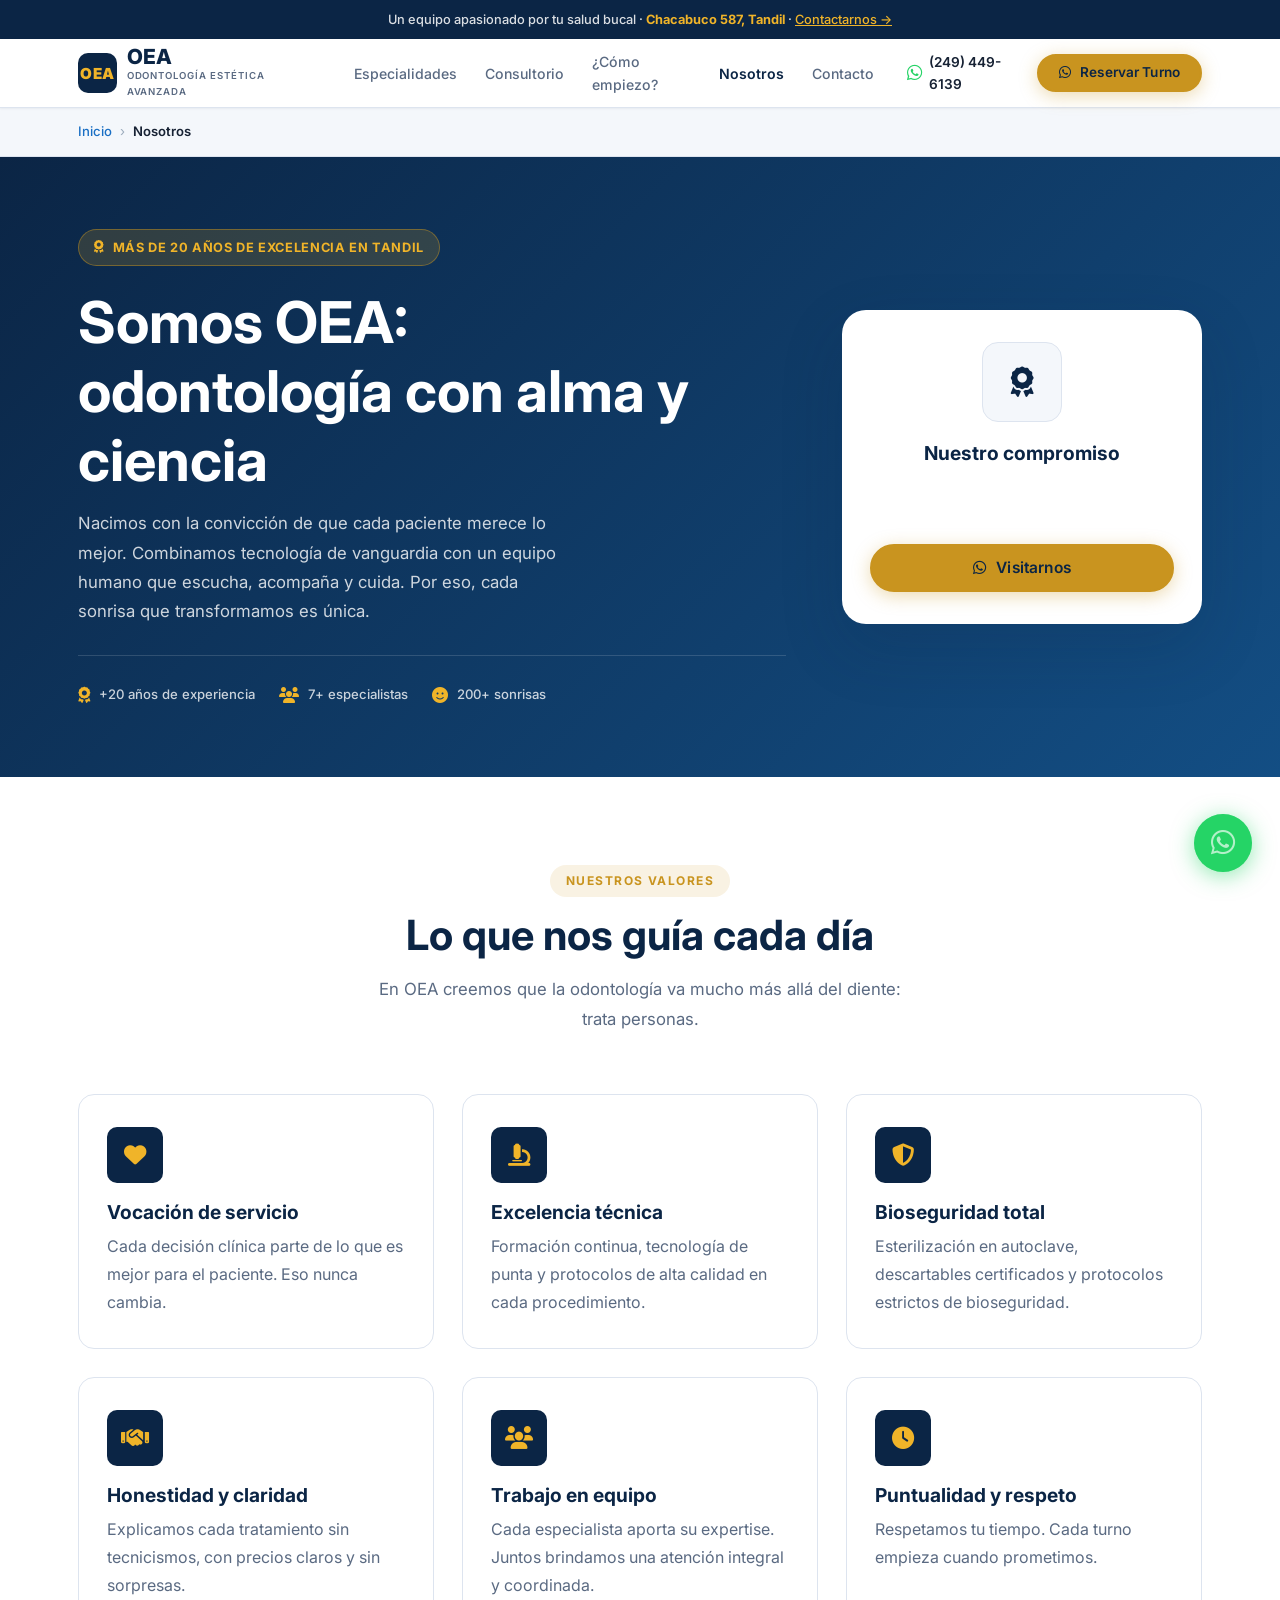
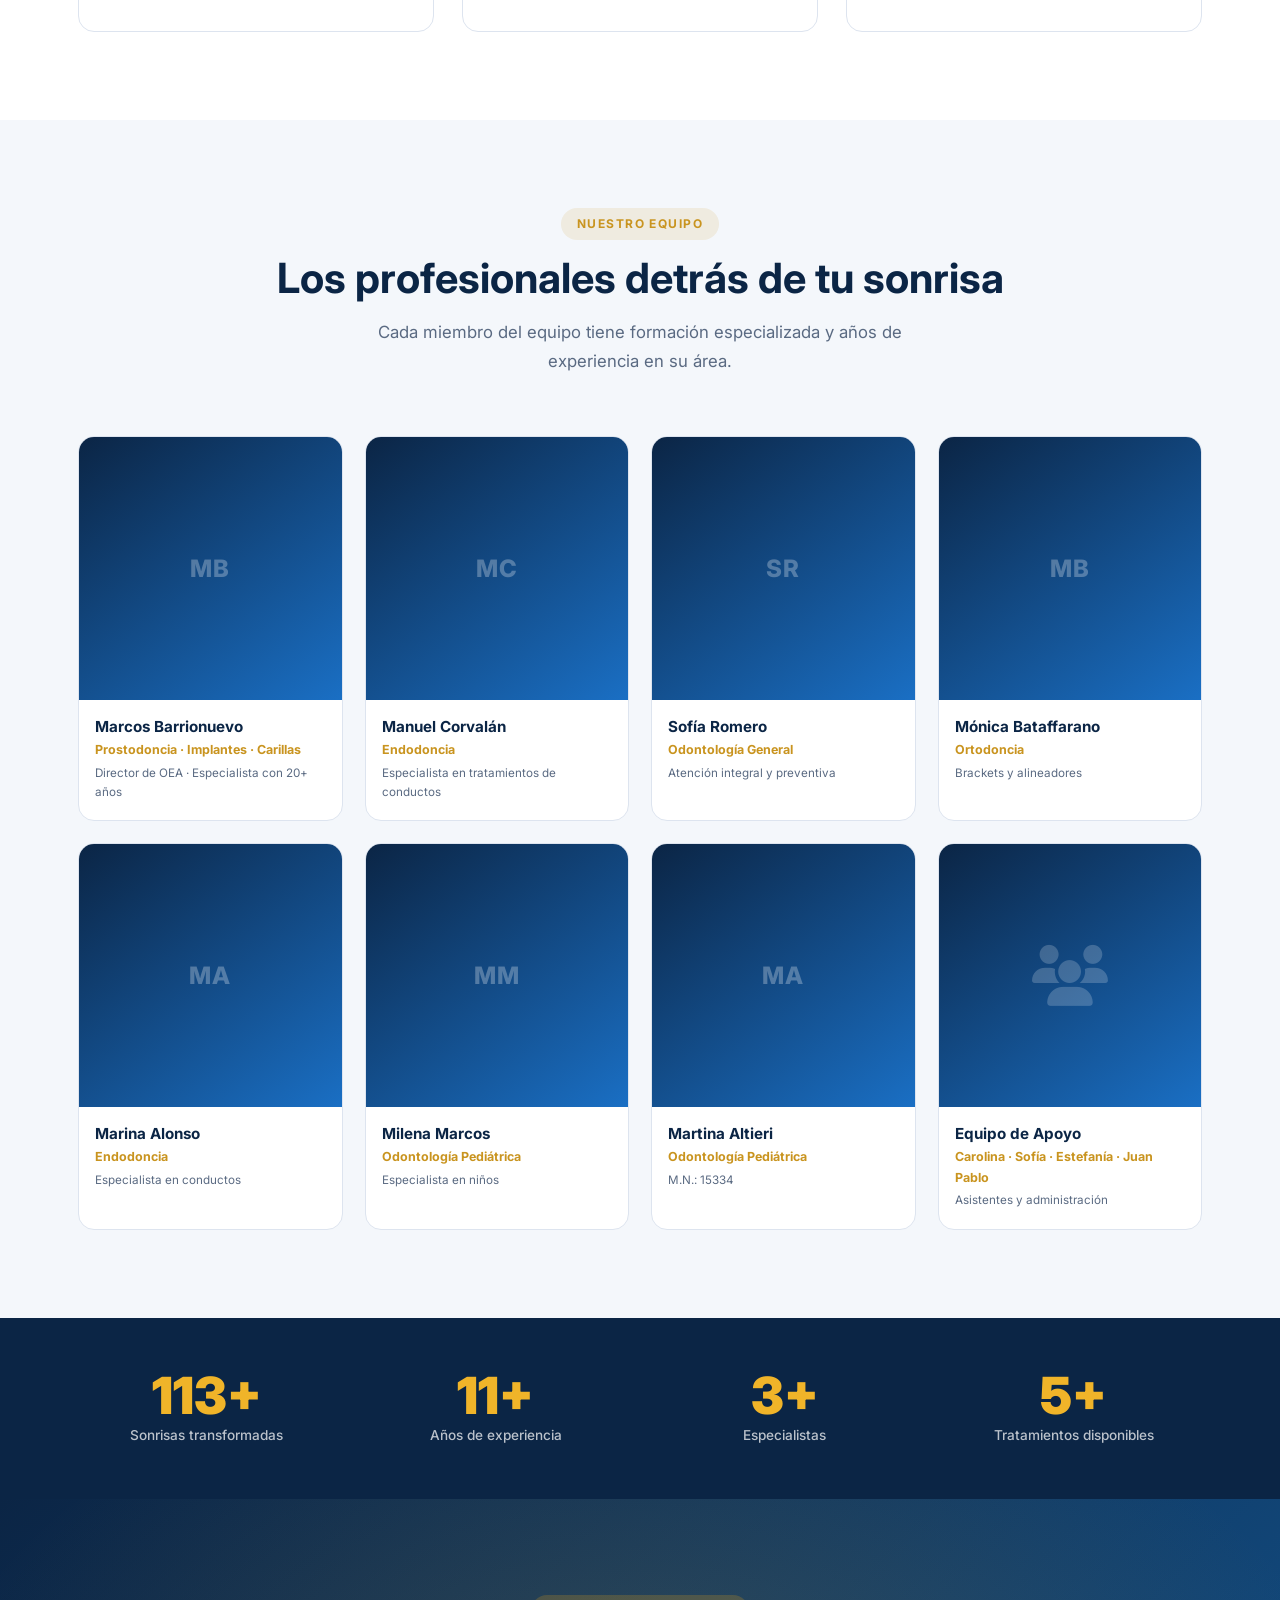
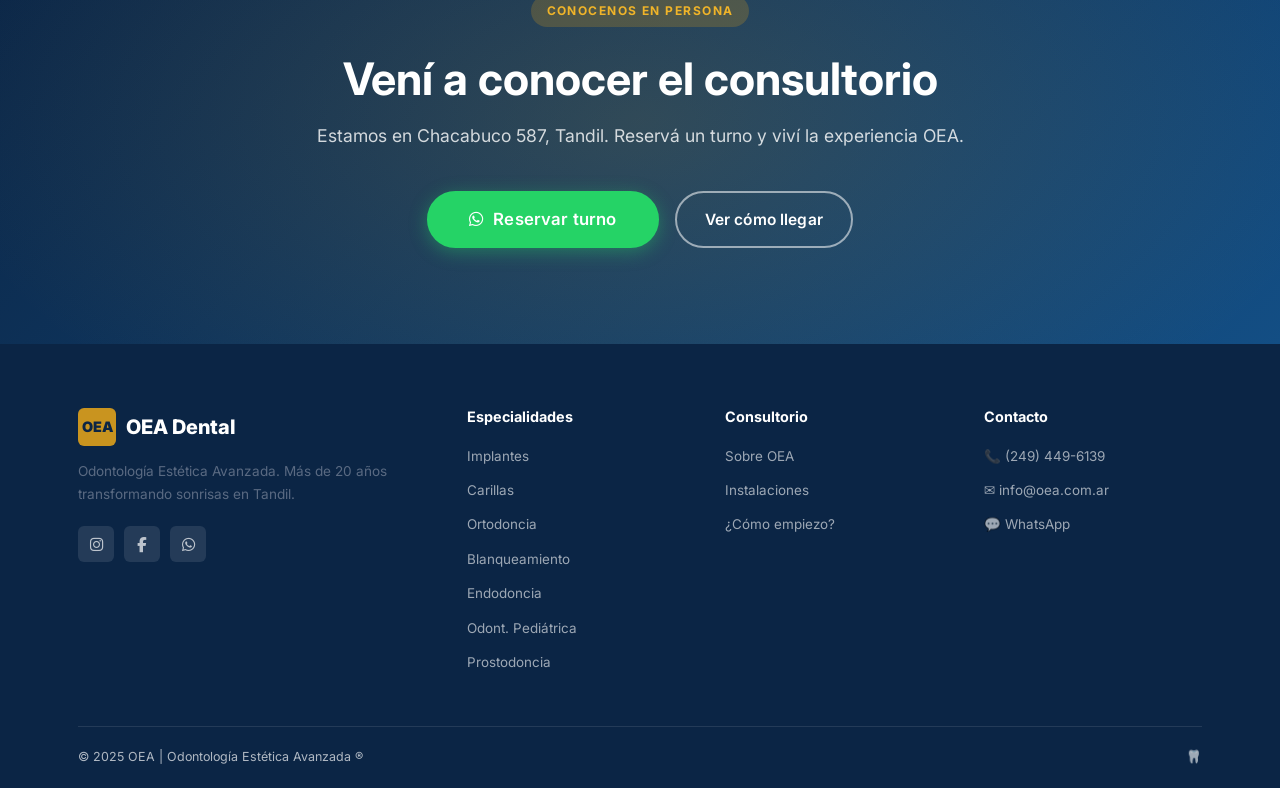
<file: pages/nosotros.html>
<!DOCTYPE html>
<html lang="es">
<head>
  <meta charset="UTF-8" /><meta name="viewport" content="width=device-width, initial-scale=1.0" />
  <title>Nosotros — OEA Odontología Estética Avanzada | Tandil</title>
  <meta name="description" content="Conocé al equipo de OEA. Más de 20 años de experiencia, 7 especialistas y más de 200 sonrisas transformadas en Tandil, Buenos Aires." />
  <link rel="preconnect" href="https://fonts.googleapis.com" /><link rel="preconnect" href="https://fonts.gstatic.com" crossorigin />
  <link href="https://fonts.googleapis.com/css2?family=Inter:wght@400;500;600;700;800;900&display=swap" rel="stylesheet" />
  <link rel="stylesheet" href="https://cdnjs.cloudflare.com/ajax/libs/font-awesome/6.5.0/css/all.min.css" />
  <link rel="stylesheet" href="../css/styles.css" />
</head>
<body>
<div class="top-bar">Un equipo apasionado por tu salud bucal · <strong>Chacabuco 587, Tandil</strong> · <a href="https://wa.me/5492494496139?text=Hola!%20Quisiera%20conocer%20m%C3%A1s%20sobre%20OEA." target="_blank">Contactarnos →</a></div>

<nav class="navbar" id="navbar">
  <div class="container navbar-inner">
    <a href="../index.html" class="nav-logo"><div class="nav-logo-icon">OEA</div><div class="nav-logo-text"><span class="nav-logo-title">OEA</span><span class="nav-logo-sub">Odontología Estética Avanzada</span></div></a>
    <nav class="nav-links"><a href="../index.html#servicios">Especialidades</a><a href="consultorio.html">Consultorio</a><a href="../index.html#proceso">¿Cómo empiezo?</a><a href="nosotros.html" class="active">Nosotros</a><a href="contacto.html">Contacto</a></nav>
    <div class="nav-actions"><a href="https://wa.me/5492494496139" class="nav-phone" target="_blank"><i class="fab fa-whatsapp"></i> (249) 449-6139</a><a href="https://wa.me/5492494496139?text=Hola!%20Quiero%20reservar%20un%20turno." class="btn btn-primary btn-sm" target="_blank"><i class="fab fa-whatsapp"></i> Reservar Turno</a></div>
    <button class="hamburger" id="hamburger"><span></span><span></span><span></span></button>
  </div>
</nav>
<div class="mobile-nav" id="mobileNav"><div class="mobile-nav-head"><a href="../index.html" class="nav-logo"><div class="nav-logo-icon">OEA</div><div class="nav-logo-text"><span class="nav-logo-title">OEA</span><span class="nav-logo-sub">Odontología Estética Avanzada</span></div></a><button class="mobile-nav-close" id="mobileClose">✕</button></div><div class="mobile-nav-links"><a href="../index.html#servicios">🦷 Especialidades</a><a href="consultorio.html">🏥 Consultorio</a><a href="../index.html#proceso">📋 ¿Cómo empiezo?</a><a href="nosotros.html">👥 Nosotros</a><a href="contacto.html">📍 Contacto</a></div><div class="mobile-nav-footer"><a href="https://wa.me/5492494496139?text=Hola!%20Quiero%20reservar%20un%20turno." class="btn btn-wa" target="_blank"><i class="fab fa-whatsapp"></i> Reservar turno</a></div></div>
<div class="breadcrumb"><div class="container"><ul><li><a href="../index.html">Inicio</a></li><li>Nosotros</li></ul></div></div>

<!-- ABOUT HERO -->
<section class="service-hero">
  <div class="container">
    <div class="service-hero-inner">
      <div>
        <div class="hero-badge reveal"><i class="fas fa-award"></i> Más de 20 años de excelencia en Tandil</div>
        <h1 class="reveal reveal-delay-1">Somos OEA: <br>odontología con alma y ciencia</h1>
        <p class="reveal reveal-delay-2">Nacimos con la convicción de que cada paciente merece lo mejor. Combinamos tecnología de vanguardia con un equipo humano que escucha, acompaña y cuida. Por eso, cada sonrisa que transformamos es única.</p>
        <div class="hero-trust reveal reveal-delay-3" style="margin-top:28px;padding-top:28px;">
          <div class="hero-trust-item"><i class="fas fa-award"></i><span>+20 años de experiencia</span></div>
          <div class="hero-trust-item"><i class="fas fa-users"></i><span>7+ especialistas</span></div>
          <div class="hero-trust-item"><i class="fas fa-smile"></i><span>200+ sonrisas</span></div>
        </div>
      </div>
      <div class="service-card-right reveal reveal-delay-3">
        <div class="service-icon-lg"><i class="fas fa-award"></i></div>
        <h3>Nuestro compromiso</h3>
        <p>Calidad, tecnología y calidez humana en cada visita.</p>
        <a href="https://wa.me/5492494496139?text=Hola!%20Quisiera%20conocer%20el%20consultorio%20y%20reservar%20un%20turno." class="btn btn-primary" target="_blank"><i class="fab fa-whatsapp"></i> Visitarnos</a>
      </div>
    </div>
  </div>
</section>

<!-- VALUES -->
<section class="section">
  <div class="container">
    <div class="section-header reveal"><div class="section-tag">Nuestros Valores</div><h2 class="section-title">Lo que nos guía cada día</h2><p class="section-sub">En OEA creemos que la odontología va mucho más allá del diente: trata personas.</p></div>
    <div class="values-grid">
      <div class="value-card reveal"><div class="value-icon"><i class="fas fa-heart"></i></div><h4>Vocación de servicio</h4><p>Cada decisión clínica parte de lo que es mejor para el paciente. Eso nunca cambia.</p></div>
      <div class="value-card reveal reveal-delay-1"><div class="value-icon"><i class="fas fa-microscope"></i></div><h4>Excelencia técnica</h4><p>Formación continua, tecnología de punta y protocolos de alta calidad en cada procedimiento.</p></div>
      <div class="value-card reveal reveal-delay-2"><div class="value-icon"><i class="fas fa-shield-alt"></i></div><h4>Bioseguridad total</h4><p>Esterilización en autoclave, descartables certificados y protocolos estrictos de bioseguridad.</p></div>
      <div class="value-card reveal"><div class="value-icon"><i class="fas fa-handshake"></i></div><h4>Honestidad y claridad</h4><p>Explicamos cada tratamiento sin tecnicismos, con precios claros y sin sorpresas.</p></div>
      <div class="value-card reveal reveal-delay-1"><div class="value-icon"><i class="fas fa-users"></i></div><h4>Trabajo en equipo</h4><p>Cada especialista aporta su expertise. Juntos brindamos una atención integral y coordinada.</p></div>
      <div class="value-card reveal reveal-delay-2"><div class="value-icon"><i class="fas fa-clock"></i></div><h4>Puntualidad y respeto</h4><p>Respetamos tu tiempo. Cada turno empieza cuando prometimos.</p></div>
    </div>
  </div>
</section>

<!-- TEAM -->
<section class="section bg-alt" id="equipo">
  <div class="container">
    <div class="section-header reveal"><div class="section-tag">Nuestro Equipo</div><h2 class="section-title">Los profesionales detrás de tu sonrisa</h2><p class="section-sub">Cada miembro del equipo tiene formación especializada y años de experiencia en su área.</p></div>
    <div class="team-grid">
      <div class="team-card reveal">
        <div class="team-avatar"><span class="team-initials">MB</span></div>
        <div class="team-info">
          <h4>Marcos Barrionuevo</h4>
          <div class="team-spec">Prostodoncia · Implantes · Carillas</div>
          <div class="team-lic">Director de OEA · Especialista con 20+ años</div>
        </div>
      </div>
      <div class="team-card reveal reveal-delay-1">
        <div class="team-avatar"><span class="team-initials">MC</span></div>
        <div class="team-info">
          <h4>Manuel Corvalán</h4>
          <div class="team-spec">Endodoncia</div>
          <div class="team-lic">Especialista en tratamientos de conductos</div>
        </div>
      </div>
      <div class="team-card reveal reveal-delay-2">
        <div class="team-avatar"><span class="team-initials">SR</span></div>
        <div class="team-info">
          <h4>Sofía Romero</h4>
          <div class="team-spec">Odontología General</div>
          <div class="team-lic">Atención integral y preventiva</div>
        </div>
      </div>
      <div class="team-card reveal reveal-delay-3">
        <div class="team-avatar"><span class="team-initials">MB</span></div>
        <div class="team-info">
          <h4>Mónica Bataffarano</h4>
          <div class="team-spec">Ortodoncia</div>
          <div class="team-lic">Brackets y alineadores</div>
        </div>
      </div>
      <div class="team-card reveal">
        <div class="team-avatar"><span class="team-initials">MA</span></div>
        <div class="team-info">
          <h4>Marina Alonso</h4>
          <div class="team-spec">Endodoncia</div>
          <div class="team-lic">Especialista en conductos</div>
        </div>
      </div>
      <div class="team-card reveal reveal-delay-1">
        <div class="team-avatar"><span class="team-initials">MM</span></div>
        <div class="team-info">
          <h4>Milena Marcos</h4>
          <div class="team-spec">Odontología Pediátrica</div>
          <div class="team-lic">Especialista en niños</div>
        </div>
      </div>
      <div class="team-card reveal reveal-delay-2">
        <div class="team-avatar"><span class="team-initials">MA</span></div>
        <div class="team-info">
          <h4>Martina Altieri</h4>
          <div class="team-spec">Odontología Pediátrica</div>
          <div class="team-lic">M.N.: 15334</div>
        </div>
      </div>
      <div class="team-card reveal reveal-delay-3">
        <div class="team-avatar"><i class="fas fa-users"></i></div>
        <div class="team-info">
          <h4>Equipo de Apoyo</h4>
          <div class="team-spec">Carolina · Sofía · Estefanía · Juan Pablo</div>
          <div class="team-lic">Asistentes y administración</div>
        </div>
      </div>
    </div>
  </div>
</section>

<!-- STATS -->
<section class="stats-bar">
  <div class="container">
    <div class="stats-bar-grid">
      <div class="reveal"><span class="stat-num" data-target="200" data-suffix="+">0+</span><span class="stat-lbl">Sonrisas transformadas</span></div>
      <div class="reveal reveal-delay-1"><span class="stat-num" data-target="20" data-suffix="+">0+</span><span class="stat-lbl">Años de experiencia</span></div>
      <div class="reveal reveal-delay-2"><span class="stat-num" data-target="7" data-suffix="+">0+</span><span class="stat-lbl">Especialistas</span></div>
      <div class="reveal reveal-delay-3"><span class="stat-num" data-target="10" data-suffix="+">0+</span><span class="stat-lbl">Tratamientos disponibles</span></div>
    </div>
  </div>
</section>

<section class="cta-section">
  <div class="container" style="position:relative;z-index:1;">
    <div class="section-tag" style="background:rgba(201,148,31,.25);color:var(--accent-light);">Conocenos en persona</div>
    <h2 style="margin-top:12px;">Vení a conocer el consultorio</h2>
    <p>Estamos en Chacabuco 587, Tandil. Reservá un turno y viví la experiencia OEA.</p>
    <div class="cta-actions">
      <a href="https://wa.me/5492494496139?text=Hola!%20Quiero%20reservar%20un%20turno%20para%20conocer%20el%20consultorio." class="btn btn-wa btn-lg" target="_blank"><i class="fab fa-whatsapp"></i> Reservar turno</a>
      <a href="contacto.html" class="btn btn-outline-white">Ver cómo llegar</a>
    </div>
  </div>
</section>

<footer class="footer"><div class="container"><div class="footer-grid"><div class="footer-brand"><div class="footer-brand-logo"><div class="footer-logo-box">OEA</div><span class="footer-brand-name">OEA Dental</span></div><p>Odontología Estética Avanzada. Más de 20 años transformando sonrisas en Tandil.</p><div class="social-links"><a href="#" class="social-link"><i class="fab fa-instagram"></i></a><a href="#" class="social-link"><i class="fab fa-facebook-f"></i></a><a href="https://wa.me/5492494496139" class="social-link" target="_blank"><i class="fab fa-whatsapp"></i></a></div></div><div class="footer-col"><h5>Especialidades</h5><ul class="footer-links"><li><a href="implantes.html">Implantes</a></li><li><a href="carillas.html">Carillas</a></li><li><a href="ortodoncia.html">Ortodoncia</a></li><li><a href="blanqueamiento.html">Blanqueamiento</a></li><li><a href="endodoncia.html">Endodoncia</a></li><li><a href="pediatrica.html">Odont. Pediátrica</a></li><li><a href="prostodoncia.html">Prostodoncia</a></li></ul></div><div class="footer-col"><h5>Consultorio</h5><ul class="footer-links"><li><a href="nosotros.html">Sobre OEA</a></li><li><a href="consultorio.html">Instalaciones</a></li><li><a href="../index.html#proceso">¿Cómo empiezo?</a></li></ul></div><div class="footer-col"><h5>Contacto</h5><ul class="footer-links"><li><a href="tel:+5492494496139">📞 (249) 449-6139</a></li><li><a href="mailto:info@oea.com.ar">✉️ info@oea.com.ar</a></li><li><a href="https://wa.me/5492494496139" target="_blank">💬 WhatsApp</a></li></ul></div></div><div class="footer-bottom"><span>© 2025 OEA | Odontología Estética Avanzada ®</span><span>🦷</span></div></div></footer>

<div class="wa-float"><div class="wa-tip">Reservar turno</div><a href="https://wa.me/5492494496139?text=Hola!%20Quiero%20reservar%20un%20turno." class="wa-btn" target="_blank"><div class="wa-pulse"></div><i class="fab fa-whatsapp"></i></a></div>
<script src="../js/main.js"></script>
</body>
</html>
</file>
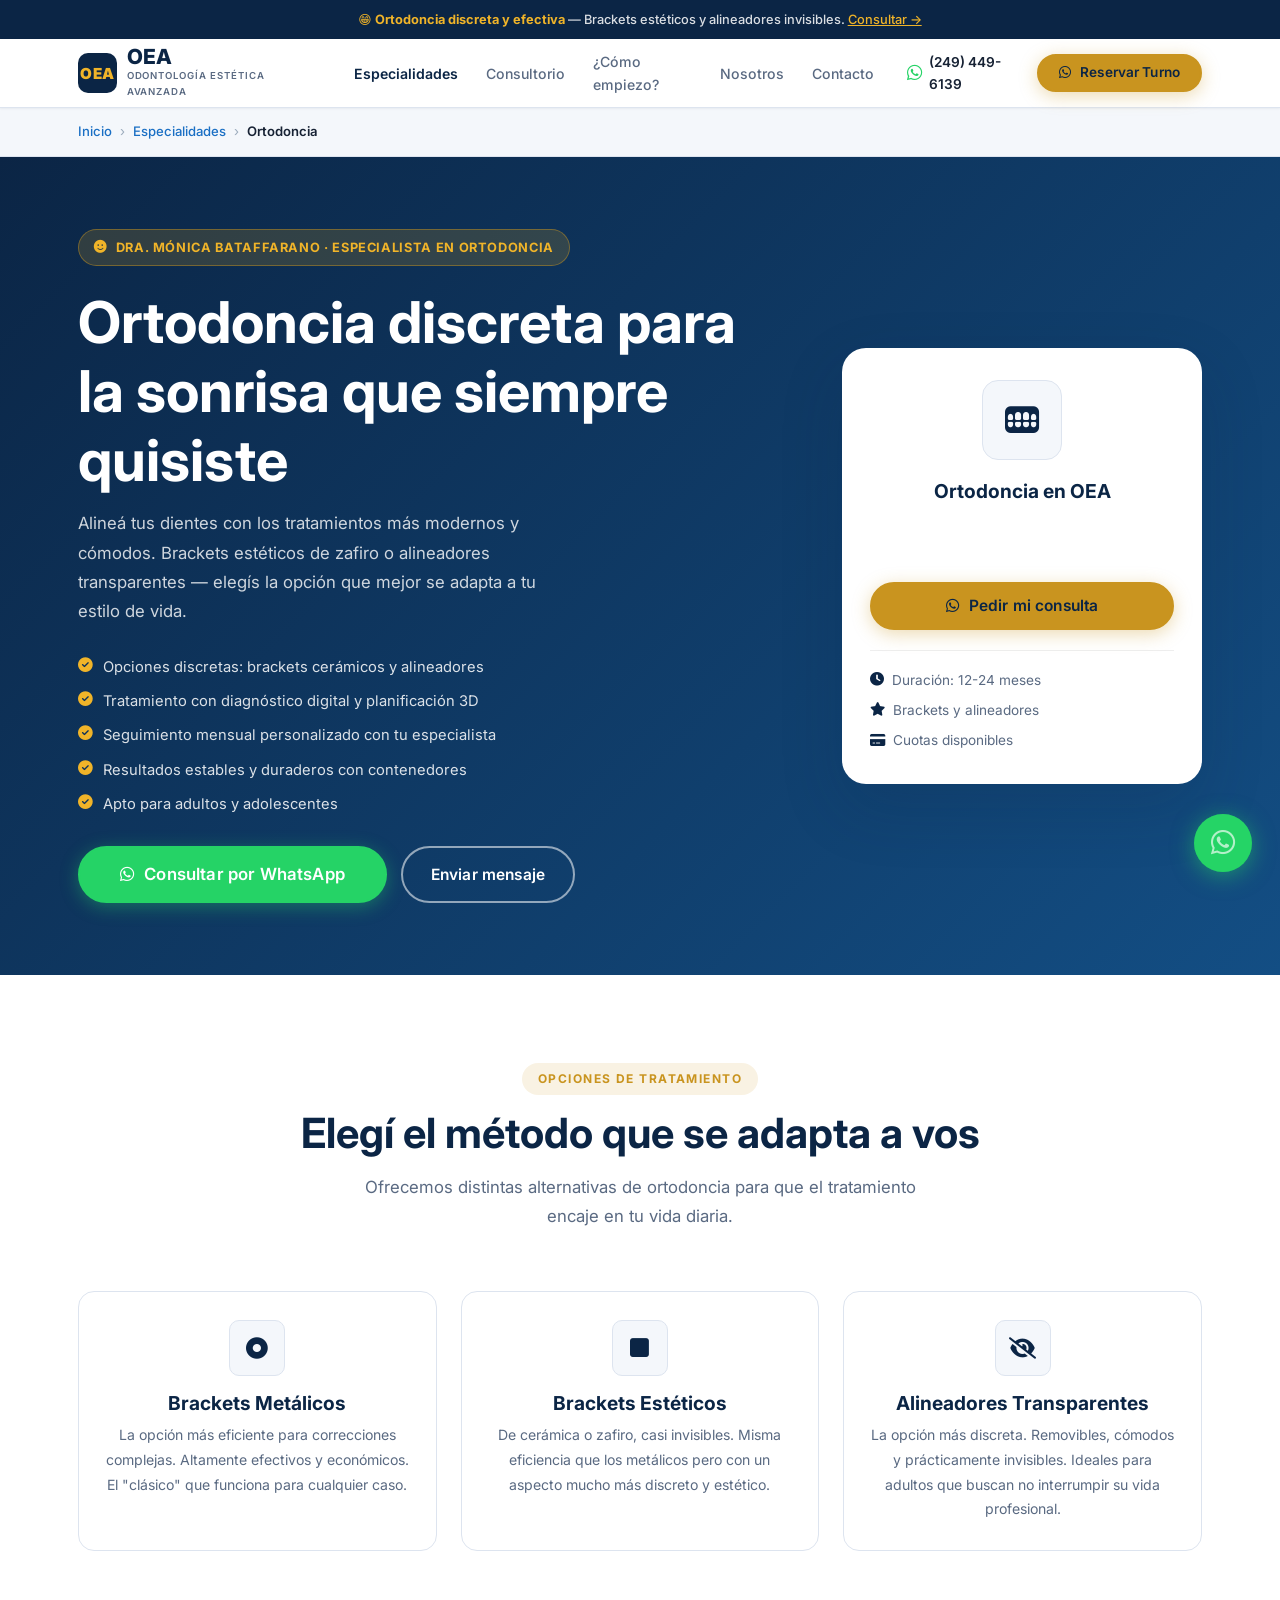
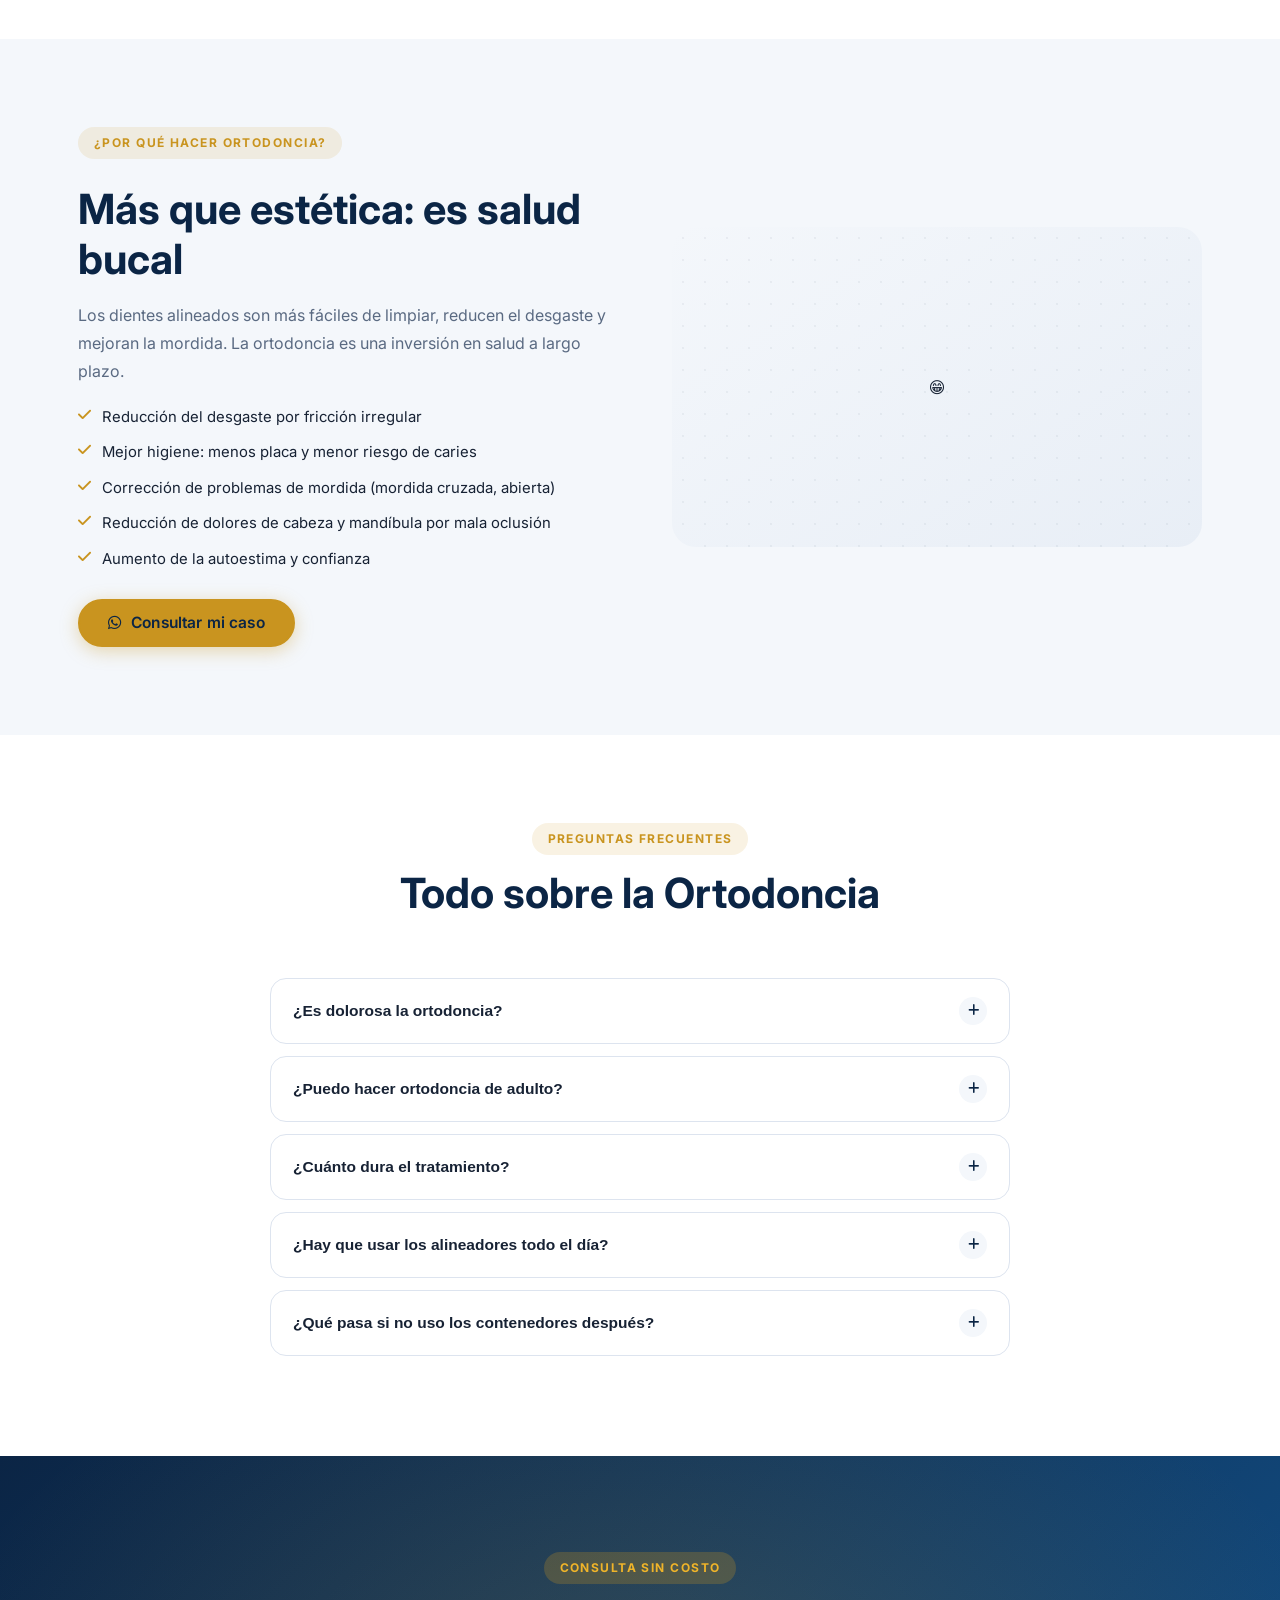
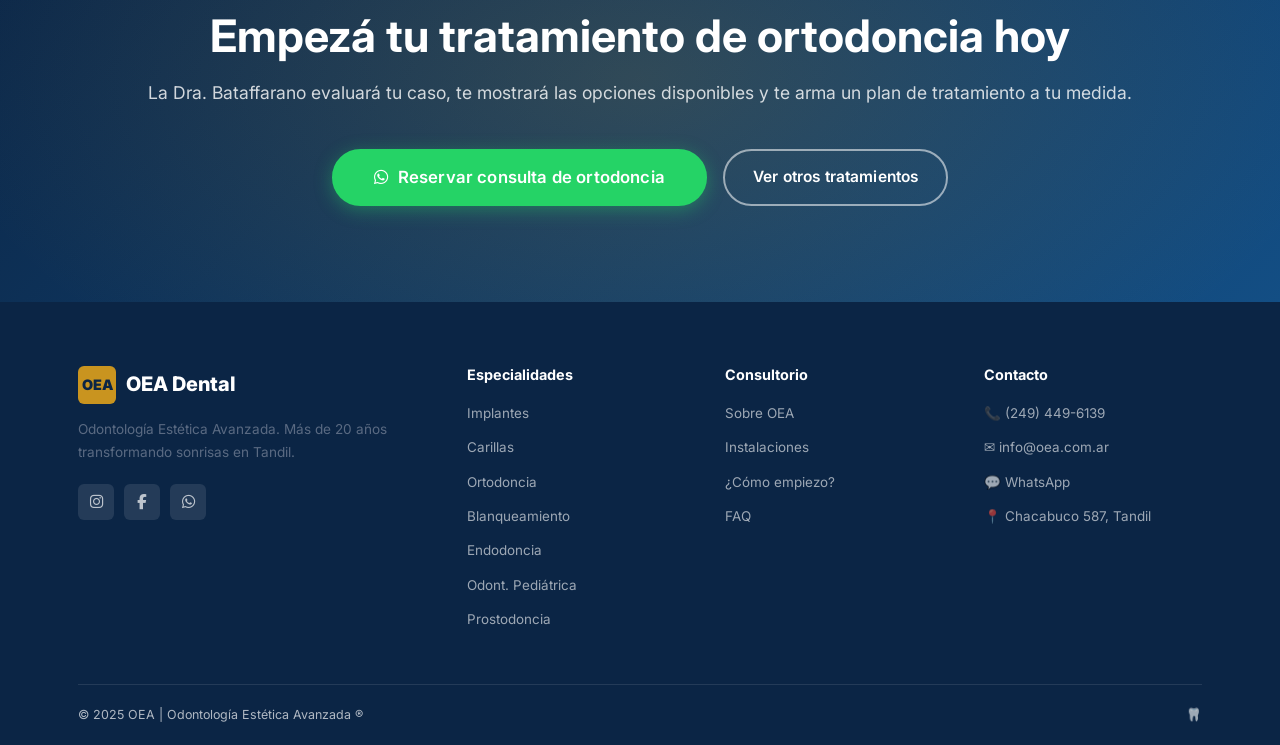
<file: pages/ortodoncia.html>
<!DOCTYPE html>
<html lang="es">
<head>
  <meta charset="UTF-8" /><meta name="viewport" content="width=device-width, initial-scale=1.0" />
  <title>Ortodoncia — OEA Odontología Estética Avanzada | Tandil</title>
  <meta name="description" content="Ortodoncia con brackets estéticos y alineadores invisibles en Tandil. Dientes alineados, sonrisa perfecta. Consultá sin compromiso." />
  <link rel="preconnect" href="https://fonts.googleapis.com" /><link rel="preconnect" href="https://fonts.gstatic.com" crossorigin />
  <link href="https://fonts.googleapis.com/css2?family=Inter:wght@400;500;600;700;800;900&display=swap" rel="stylesheet" />
  <link rel="stylesheet" href="https://cdnjs.cloudflare.com/ajax/libs/font-awesome/6.5.0/css/all.min.css" />
  <link rel="stylesheet" href="../css/styles.css" />
</head>
<body>

<div class="top-bar"><strong>😁 Ortodoncia discreta y efectiva</strong> — Brackets estéticos y alineadores invisibles. <a href="https://wa.me/5492494496139?text=Hola!%20Quiero%20consultar%20sobre%20ortodoncia." target="_blank">Consultar →</a></div>

<nav class="navbar" id="navbar">
  <div class="container navbar-inner">
    <a href="../index.html" class="nav-logo"><div class="nav-logo-icon">OEA</div><div class="nav-logo-text"><span class="nav-logo-title">OEA</span><span class="nav-logo-sub">Odontología Estética Avanzada</span></div></a>
    <nav class="nav-links"><a href="../index.html#servicios" class="active">Especialidades</a><a href="consultorio.html">Consultorio</a><a href="../index.html#proceso">¿Cómo empiezo?</a><a href="nosotros.html">Nosotros</a><a href="contacto.html">Contacto</a></nav>
    <div class="nav-actions"><a href="https://wa.me/5492494496139" class="nav-phone" target="_blank"><i class="fab fa-whatsapp"></i> (249) 449-6139</a><a href="https://wa.me/5492494496139?text=Hola!%20Quiero%20consultar%20sobre%20ortodoncia." class="btn btn-primary btn-sm" target="_blank"><i class="fab fa-whatsapp"></i> Reservar Turno</a></div>
    <button class="hamburger" id="hamburger"><span></span><span></span><span></span></button>
  </div>
</nav>
<div class="mobile-nav" id="mobileNav"><div class="mobile-nav-head"><a href="../index.html" class="nav-logo"><div class="nav-logo-icon">OEA</div><div class="nav-logo-text"><span class="nav-logo-title">OEA</span><span class="nav-logo-sub">Odontología Estética Avanzada</span></div></a><button class="mobile-nav-close" id="mobileClose">✕</button></div><div class="mobile-nav-links"><a href="../index.html#servicios">🦷 Especialidades</a><a href="consultorio.html">🏥 Consultorio</a><a href="../index.html#proceso">📋 ¿Cómo empiezo?</a><a href="nosotros.html">👥 Nosotros</a><a href="contacto.html">📍 Contacto</a></div><div class="mobile-nav-footer"><a href="https://wa.me/5492494496139?text=Hola!%20Quiero%20consultar%20sobre%20ortodoncia." class="btn btn-wa" target="_blank"><i class="fab fa-whatsapp"></i> Consultar por Ortodoncia</a></div></div>

<div class="breadcrumb"><div class="container"><ul><li><a href="../index.html">Inicio</a></li><li><a href="../index.html#servicios">Especialidades</a></li><li>Ortodoncia</li></ul></div></div>

<section class="service-hero">
  <div class="container">
    <div class="service-hero-inner">
      <div>
        <div class="hero-badge reveal"><i class="fas fa-smile"></i> Dra. Mónica Bataffarano · Especialista en Ortodoncia</div>
        <h1 class="reveal reveal-delay-1">Ortodoncia discreta para <br>la sonrisa que siempre quisiste</h1>
        <p class="reveal reveal-delay-2">Alineá tus dientes con los tratamientos más modernos y cómodos. Brackets estéticos de zafiro o alineadores transparentes — elegís la opción que mejor se adapta a tu estilo de vida.</p>
        <ul class="benefit-list reveal reveal-delay-2">
          <li><i class="fas fa-check-circle"></i> Opciones discretas: brackets cerámicos y alineadores</li>
          <li><i class="fas fa-check-circle"></i> Tratamiento con diagnóstico digital y planificación 3D</li>
          <li><i class="fas fa-check-circle"></i> Seguimiento mensual personalizado con tu especialista</li>
          <li><i class="fas fa-check-circle"></i> Resultados estables y duraderos con contenedores</li>
          <li><i class="fas fa-check-circle"></i> Apto para adultos y adolescentes</li>
        </ul>
        <div class="hero-actions reveal reveal-delay-3">
          <a href="https://wa.me/5492494496139?text=Hola!%20Quiero%20una%20consulta%20ortod%C3%B3ntica." class="btn btn-wa btn-lg" target="_blank"><i class="fab fa-whatsapp"></i> Consultar por WhatsApp</a>
          <a href="contacto.html" class="btn btn-outline-white">Enviar mensaje</a>
        </div>
      </div>
      <div class="service-card-right reveal reveal-delay-3">
        <div class="service-icon-lg"><i class="fas fa-teeth"></i></div>
        <h3>Ortodoncia en OEA</h3>
        <p>Primera consulta de evaluación sin costo para saber cuál es el mejor tratamiento para vos.</p>
        <a href="https://wa.me/5492494496139?text=Hola!%20Quiero%20hacer%20una%20consulta%20ortod%C3%B3ntica%20inicial." class="btn btn-primary" target="_blank"><i class="fab fa-whatsapp"></i> Pedir mi consulta</a>
        <div style="margin-top:20px;padding-top:18px;border-top:1px solid #eee;text-align:left;">
          <div style="display:flex;align-items:center;gap:8px;font-size:.85rem;color:#5A6A82;margin-bottom:8px;"><i class="fas fa-clock" style="color:#0B2545"></i> Duración: 12-24 meses</div>
          <div style="display:flex;align-items:center;gap:8px;font-size:.85rem;color:#5A6A82;margin-bottom:8px;"><i class="fas fa-star" style="color:#0B2545"></i> Brackets y alineadores</div>
          <div style="display:flex;align-items:center;gap:8px;font-size:.85rem;color:#5A6A82;"><i class="fas fa-credit-card" style="color:#0B2545"></i> Cuotas disponibles</div>
        </div>
      </div>
    </div>
  </div>
</section>

<section class="section">
  <div class="container">
    <div class="section-header reveal"><div class="section-tag">Opciones de tratamiento</div><h2 class="section-title">Elegí el método que se adapta a vos</h2><p class="section-sub">Ofrecemos distintas alternativas de ortodoncia para que el tratamiento encaje en tu vida diaria.</p></div>
    <div class="tech-grid">
      <div class="tech-card reveal">
        <div class="tech-card-icon"><i class="fas fa-circle-dot"></i></div>
        <h4>Brackets Metálicos</h4>
        <p>La opción más eficiente para correcciones complejas. Altamente efectivos y económicos. El "clásico" que funciona para cualquier caso.</p>
      </div>
      <div class="tech-card reveal reveal-delay-1">
        <div class="tech-card-icon"><i class="fas fa-square"></i></div>
        <h4>Brackets Estéticos</h4>
        <p>De cerámica o zafiro, casi invisibles. Misma eficiencia que los metálicos pero con un aspecto mucho más discreto y estético.</p>
      </div>
      <div class="tech-card reveal reveal-delay-2">
        <div class="tech-card-icon"><i class="fas fa-eye-slash"></i></div>
        <h4>Alineadores Transparentes</h4>
        <p>La opción más discreta. Removibles, cómodos y prácticamente invisibles. Ideales para adultos que buscan no interrumpir su vida profesional.</p>
      </div>
    </div>
  </div>
</section>

<section class="section bg-alt">
  <div class="container">
    <div class="content-2col">
      <div class="reveal">
        <div class="section-tag">¿Por qué hacer ortodoncia?</div>
        <h2 style="margin:12px 0 16px;">Más que estética: es salud bucal</h2>
        <p>Los dientes alineados son más fáciles de limpiar, reducen el desgaste y mejoran la mordida. La ortodoncia es una inversión en salud a largo plazo.</p>
        <ul class="check-list" style="margin-top:20px;">
          <li><i class="fas fa-check"></i> <span>Reducción del desgaste por fricción irregular</span></li>
          <li><i class="fas fa-check"></i> <span>Mejor higiene: menos placa y menor riesgo de caries</span></li>
          <li><i class="fas fa-check"></i> <span>Corrección de problemas de mordida (mordida cruzada, abierta)</span></li>
          <li><i class="fas fa-check"></i> <span>Reducción de dolores de cabeza y mandíbula por mala oclusión</span></li>
          <li><i class="fas fa-check"></i> <span>Aumento de la autoestima y confianza</span></li>
        </ul>
        <a href="https://wa.me/5492494496139?text=Hola!%20Me%20gustar%C3%ADa%20evaluar%20si%20necesito%20ortodoncia." class="btn btn-primary" style="margin-top:28px;" target="_blank"><i class="fab fa-whatsapp"></i> Consultar mi caso</a>
      </div>
      <div class="content-emoji-box reveal reveal-delay-2">😁</div>
    </div>
  </div>
</section>

<section class="section">
  <div class="container">
    <div class="section-header reveal"><div class="section-tag">Preguntas Frecuentes</div><h2 class="section-title">Todo sobre la Ortodoncia</h2></div>
    <div class="faq-wrap">
      <div class="faq-item reveal"><button class="faq-q">¿Es dolorosa la ortodoncia?<span class="faq-toggle"><i class="fas fa-plus"></i></span></button><div class="faq-body"><div class="faq-body-inner">Los primeros días después de colocar o ajustar los brackets puede haber sensibilidad leve que se resuelve con analgésicos comunes. Con alineadores la adaptación es aún más suave. Con el tiempo uno se acostuma completamente.</div></div></div>
      <div class="faq-item reveal reveal-delay-1"><button class="faq-q">¿Puedo hacer ortodoncia de adulto?<span class="faq-toggle"><i class="fas fa-plus"></i></span></button><div class="faq-body"><div class="faq-body-inner">¡Absolutamente! Cada vez más adultos eligen ortodoncia, especialmente con las opciones discretas actuales. No hay límite de edad y los resultados son igual de efectivos. Tenemos muchos pacientes de 30, 40 y 50+ años.</div></div></div>
      <div class="faq-item reveal reveal-delay-2"><button class="faq-q">¿Cuánto dura el tratamiento?<span class="faq-toggle"><i class="fas fa-plus"></i></span></button><div class="faq-body"><div class="faq-body-inner">Depende de la complejidad de cada caso. En promedio, entre 12 y 24 meses. Los alineadores en casos leves pueden terminar en 6-12 meses. Al finalizar, se usan contenedores (fijos o removibles) para mantener el resultado.</div></div></div>
      <div class="faq-item reveal"><button class="faq-q">¿Hay que usar los alineadores todo el día?<span class="faq-toggle"><i class="fas fa-plus"></i></span></button><div class="faq-body"><div class="faq-body-inner">Los alineadores deben usarse mínimo 22 horas por día. Solo se retiran para comer, beber y hacer higiene. Es la gran ventaja: podés comer todo lo que querés y limpiar los dientes con total normalidad.</div></div></div>
      <div class="faq-item reveal reveal-delay-1"><button class="faq-q">¿Qué pasa si no uso los contenedores después?<span class="faq-toggle"><i class="fas fa-plus"></i></span></button><div class="faq-body"><div class="faq-body-inner">Sin contención, los dientes tienden a volver parcialmente a su posición original. Los contenedores son esenciales para mantener el resultado. Podemos darlos fijos (un hilo pegado por detrás) o removibles para usar de noche.</div></div></div>
    </div>
  </div>
</section>

<section class="cta-section">
  <div class="container" style="position:relative;z-index:1;">
    <div class="section-tag" style="background:rgba(201,148,31,.25);color:var(--accent-light);">Consulta sin costo</div>
    <h2 style="margin-top:12px;">Empezá tu tratamiento de ortodoncia hoy</h2>
    <p>La Dra. Bataffarano evaluará tu caso, te mostrará las opciones disponibles y te arma un plan de tratamiento a tu medida.</p>
    <div class="cta-actions">
      <a href="https://wa.me/5492494496139?text=Hola!%20Quiero%20hacer%20una%20consulta%20ortod%C3%B3ntica%20inicial." class="btn btn-wa btn-lg" target="_blank"><i class="fab fa-whatsapp"></i> Reservar consulta de ortodoncia</a>
      <a href="../index.html#servicios" class="btn btn-outline-white">Ver otros tratamientos</a>
    </div>
  </div>
</section>

<footer class="footer"><div class="container"><div class="footer-grid"><div class="footer-brand"><div class="footer-brand-logo"><div class="footer-logo-box">OEA</div><span class="footer-brand-name">OEA Dental</span></div><p>Odontología Estética Avanzada. Más de 20 años transformando sonrisas en Tandil.</p><div class="social-links"><a href="#" class="social-link"><i class="fab fa-instagram"></i></a><a href="#" class="social-link"><i class="fab fa-facebook-f"></i></a><a href="https://wa.me/5492494496139" class="social-link" target="_blank"><i class="fab fa-whatsapp"></i></a></div></div><div class="footer-col"><h5>Especialidades</h5><ul class="footer-links"><li><a href="implantes.html">Implantes</a></li><li><a href="carillas.html">Carillas</a></li><li><a href="ortodoncia.html">Ortodoncia</a></li><li><a href="blanqueamiento.html">Blanqueamiento</a></li><li><a href="endodoncia.html">Endodoncia</a></li><li><a href="pediatrica.html">Odont. Pediátrica</a></li><li><a href="prostodoncia.html">Prostodoncia</a></li></ul></div><div class="footer-col"><h5>Consultorio</h5><ul class="footer-links"><li><a href="nosotros.html">Sobre OEA</a></li><li><a href="consultorio.html">Instalaciones</a></li><li><a href="../index.html#proceso">¿Cómo empiezo?</a></li><li><a href="../index.html#faq">FAQ</a></li></ul></div><div class="footer-col"><h5>Contacto</h5><ul class="footer-links"><li><a href="tel:+5492494496139">📞 (249) 449-6139</a></li><li><a href="mailto:info@oea.com.ar">✉️ info@oea.com.ar</a></li><li><a href="https://wa.me/5492494496139" target="_blank">💬 WhatsApp</a></li><li><a href="https://maps.app.goo.gl/pSXsXpkUVeYHr8uN7" target="_blank">📍 Chacabuco 587, Tandil</a></li></ul></div></div><div class="footer-bottom"><span>© 2025 OEA | Odontología Estética Avanzada ®</span><span>🦷</span></div></div></footer>

<div class="wa-float"><div class="wa-tip">Consultá por Ortodoncia</div><a href="https://wa.me/5492494496139?text=Hola!%20Quiero%20consultar%20sobre%20ortodoncia." class="wa-btn" target="_blank"><div class="wa-pulse"></div><i class="fab fa-whatsapp"></i></a></div>
<script src="../js/main.js"></script>
</body>
</html>
</file>
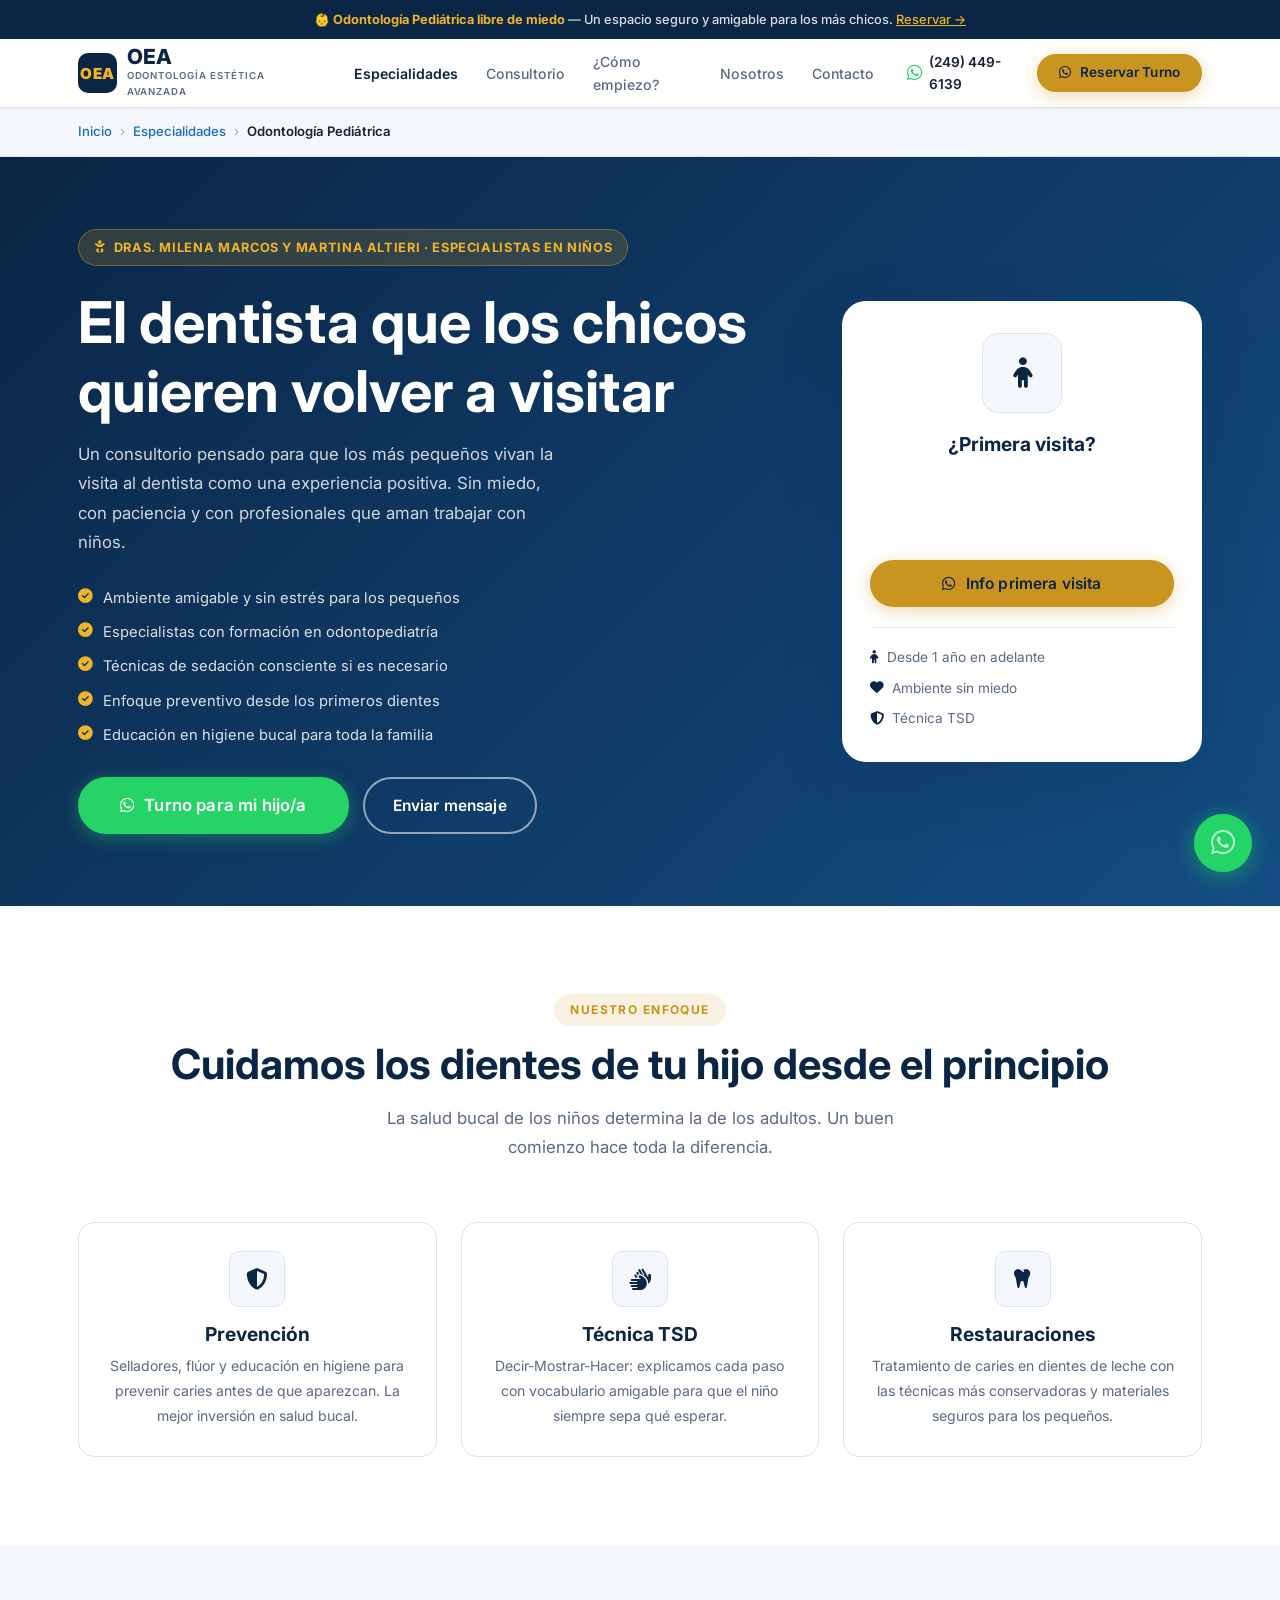
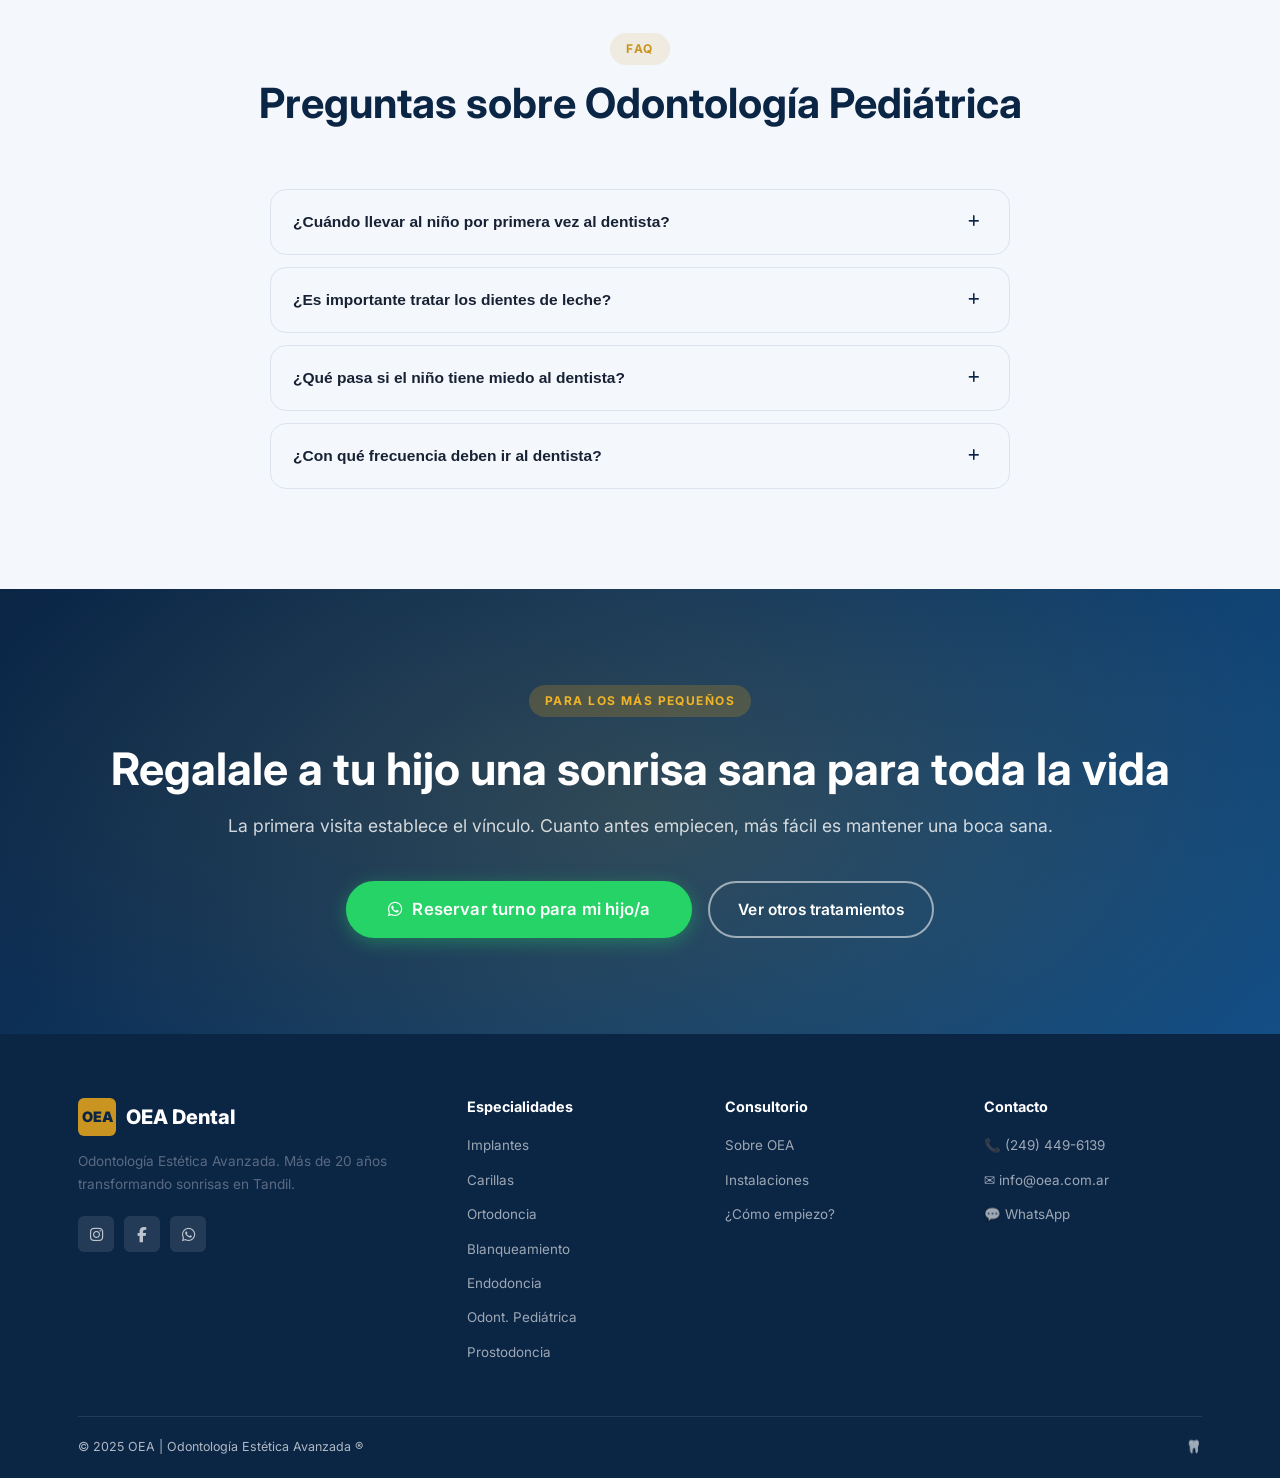
<file: pages/pediatrica.html>
<!DOCTYPE html>
<html lang="es">
<head>
  <meta charset="UTF-8" /><meta name="viewport" content="width=device-width, initial-scale=1.0" />
  <title>Odontología Pediátrica — OEA | Tandil</title>
  <meta name="description" content="Odontología pediátrica especializada en Tandil. Atención sin miedo para niños, en un ambiente amigable y moderno. Dras. Milena Marcos y Martina Altieri." />
  <link rel="preconnect" href="https://fonts.googleapis.com" /><link rel="preconnect" href="https://fonts.gstatic.com" crossorigin />
  <link href="https://fonts.googleapis.com/css2?family=Inter:wght@400;500;600;700;800;900&display=swap" rel="stylesheet" />
  <link rel="stylesheet" href="https://cdnjs.cloudflare.com/ajax/libs/font-awesome/6.5.0/css/all.min.css" />
  <link rel="stylesheet" href="../css/styles.css" />
</head>
<body>

<div class="top-bar"><strong>👶 Odontología Pediátrica libre de miedo</strong> — Un espacio seguro y amigable para los más chicos. <a href="https://wa.me/5492494496139?text=Hola!%20Quiero%20hacer%20un%20turno%20para%20mi%20hijo%2Fa." target="_blank">Reservar →</a></div>

<nav class="navbar" id="navbar">
  <div class="container navbar-inner">
    <a href="../index.html" class="nav-logo"><div class="nav-logo-icon">OEA</div><div class="nav-logo-text"><span class="nav-logo-title">OEA</span><span class="nav-logo-sub">Odontología Estética Avanzada</span></div></a>
    <nav class="nav-links"><a href="../index.html#servicios" class="active">Especialidades</a><a href="consultorio.html">Consultorio</a><a href="../index.html#proceso">¿Cómo empiezo?</a><a href="nosotros.html">Nosotros</a><a href="contacto.html">Contacto</a></nav>
    <div class="nav-actions"><a href="https://wa.me/5492494496139" class="nav-phone" target="_blank"><i class="fab fa-whatsapp"></i> (249) 449-6139</a><a href="https://wa.me/5492494496139?text=Hola!%20Quiero%20turno%20para%20mi%20hijo%2Fa." class="btn btn-primary btn-sm" target="_blank"><i class="fab fa-whatsapp"></i> Reservar Turno</a></div>
    <button class="hamburger" id="hamburger"><span></span><span></span><span></span></button>
  </div>
</nav>
<div class="mobile-nav" id="mobileNav"><div class="mobile-nav-head"><a href="../index.html" class="nav-logo"><div class="nav-logo-icon">OEA</div><div class="nav-logo-text"><span class="nav-logo-title">OEA</span><span class="nav-logo-sub">Odontología Estética Avanzada</span></div></a><button class="mobile-nav-close" id="mobileClose">✕</button></div><div class="mobile-nav-links"><a href="../index.html#servicios">🦷 Especialidades</a><a href="consultorio.html">🏥 Consultorio</a><a href="../index.html#proceso">📋 ¿Cómo empiezo?</a><a href="nosotros.html">👥 Nosotros</a><a href="contacto.html">📍 Contacto</a></div><div class="mobile-nav-footer"><a href="https://wa.me/5492494496139?text=Hola!%20Quiero%20un%20turno%20para%20mi%20hijo%2Fa." class="btn btn-wa" target="_blank"><i class="fab fa-whatsapp"></i> Turno para mi hijo/a</a></div></div>

<div class="breadcrumb"><div class="container"><ul><li><a href="../index.html">Inicio</a></li><li><a href="../index.html#servicios">Especialidades</a></li><li>Odontología Pediátrica</li></ul></div></div>

<section class="service-hero">
  <div class="container">
    <div class="service-hero-inner">
      <div>
        <div class="hero-badge reveal"><i class="fas fa-baby"></i> Dras. Milena Marcos y Martina Altieri · Especialistas en Niños</div>
        <h1 class="reveal reveal-delay-1">El dentista que los chicos <br>quieren volver a visitar</h1>
        <p class="reveal reveal-delay-2">Un consultorio pensado para que los más pequeños vivan la visita al dentista como una experiencia positiva. Sin miedo, con paciencia y con profesionales que aman trabajar con niños.</p>
        <ul class="benefit-list reveal reveal-delay-2">
          <li><i class="fas fa-check-circle"></i> Ambiente amigable y sin estrés para los pequeños</li>
          <li><i class="fas fa-check-circle"></i> Especialistas con formación en odontopediatría</li>
          <li><i class="fas fa-check-circle"></i> Técnicas de sedación consciente si es necesario</li>
          <li><i class="fas fa-check-circle"></i> Enfoque preventivo desde los primeros dientes</li>
          <li><i class="fas fa-check-circle"></i> Educación en higiene bucal para toda la familia</li>
        </ul>
        <div class="hero-actions reveal reveal-delay-3">
          <a href="https://wa.me/5492494496139?text=Hola!%20Quiero%20hacer%20un%20turno%20para%20mi%20hijo%2Fa%20con%20la%20odont%C3%B3loga%20pedi%C3%A1trica." class="btn btn-wa btn-lg" target="_blank"><i class="fab fa-whatsapp"></i> Turno para mi hijo/a</a>
          <a href="contacto.html" class="btn btn-outline-white">Enviar mensaje</a>
        </div>
      </div>
      <div class="service-card-right reveal reveal-delay-3">
        <div class="service-icon-lg"><i class="fas fa-child"></i></div>
        <h3>¿Primera visita?</h3>
        <p>Recomendamos la primera visita alrededor del primer año de vida. ¡Nunca es muy temprano para empezar!</p>
        <a href="https://wa.me/5492494496139?text=Hola!%20Quiero%20info%20sobre%20la%20primera%20visita%20de%20mi%20hijo%2Fa%20al%20dentista." class="btn btn-primary" target="_blank"><i class="fab fa-whatsapp"></i> Info primera visita</a>
        <div style="margin-top:20px;padding-top:18px;border-top:1px solid #eee;text-align:left;">
          <div style="display:flex;align-items:center;gap:8px;font-size:.85rem;color:#5A6A82;margin-bottom:8px;"><i class="fas fa-child" style="color:#0B2545"></i> Desde 1 año en adelante</div>
          <div style="display:flex;align-items:center;gap:8px;font-size:.85rem;color:#5A6A82;margin-bottom:8px;"><i class="fas fa-heart" style="color:#0B2545"></i> Ambiente sin miedo</div>
          <div style="display:flex;align-items:center;gap:8px;font-size:.85rem;color:#5A6A82;"><i class="fas fa-shield-alt" style="color:#0B2545"></i> Técnica TSD</div>
        </div>
      </div>
    </div>
  </div>
</section>

<section class="section">
  <div class="container">
    <div class="section-header reveal"><div class="section-tag">Nuestro Enfoque</div><h2 class="section-title">Cuidamos los dientes de tu hijo desde el principio</h2><p class="section-sub">La salud bucal de los niños determina la de los adultos. Un buen comienzo hace toda la diferencia.</p></div>
    <div class="tech-grid">
      <div class="tech-card reveal"><div class="tech-card-icon"><i class="fas fa-shield-alt"></i></div><h4>Prevención</h4><p>Selladores, flúor y educación en higiene para prevenir caries antes de que aparezcan. La mejor inversión en salud bucal.</p></div>
      <div class="tech-card reveal reveal-delay-1"><div class="tech-card-icon"><i class="fas fa-hands"></i></div><h4>Técnica TSD</h4><p>Decir-Mostrar-Hacer: explicamos cada paso con vocabulario amigable para que el niño siempre sepa qué esperar.</p></div>
      <div class="tech-card reveal reveal-delay-2"><div class="tech-card-icon"><i class="fas fa-tooth"></i></div><h4>Restauraciones</h4><p>Tratamiento de caries en dientes de leche con las técnicas más conservadoras y materiales seguros para los pequeños.</p></div>
    </div>
  </div>
</section>

<section class="section bg-alt">
  <div class="container">
    <div class="section-header reveal"><div class="section-tag">FAQ</div><h2 class="section-title">Preguntas sobre Odontología Pediátrica</h2></div>
    <div class="faq-wrap">
      <div class="faq-item reveal"><button class="faq-q">¿Cuándo llevar al niño por primera vez al dentista?<span class="faq-toggle"><i class="fas fa-plus"></i></span></button><div class="faq-body"><div class="faq-body-inner">Se recomienda la primera visita entre los 12 y 18 meses, cuando aparecen los primeros dientes. Cuanto antes mejor: sirve para revisar el desarrollo, dar consejos a los padres y que el niño se familiarice con el consultorio sin miedo.</div></div></div>
      <div class="faq-item reveal reveal-delay-1"><button class="faq-q">¿Es importante tratar los dientes de leche?<span class="faq-toggle"><i class="fas fa-plus"></i></span></button><div class="faq-body"><div class="faq-body-inner">Sí, mucho. Los dientes de leche sirven para masticar, hablar y guiar la salida de los definitivos. Una caries no tratada puede causar dolor, infección y alterar el desarrollo de los dientes permanentes. Además, los hábitos de higiene que aprenden de chicos los acompañan toda la vida.</div></div></div>
      <div class="faq-item reveal reveal-delay-2"><button class="faq-q">¿Qué pasa si el niño tiene miedo al dentista?<span class="faq-toggle"><i class="fas fa-plus"></i></span></button><div class="faq-body"><div class="faq-body-inner">Es muy común. Nuestras especialistas tienen formación específica en manejo de la ansiedad infantil. Usamos la técnica Decir-Mostrar-Hacer, mucho tiempo para adaptación y, si es necesario, sedación consciente segura. El objetivo es que la visita siempre sea positiva.</div></div></div>
      <div class="faq-item reveal"><button class="faq-q">¿Con qué frecuencia deben ir al dentista?<span class="faq-toggle"><i class="fas fa-plus"></i></span></button><div class="faq-body"><div class="faq-body-inner">Recomendamos controles cada 6 meses. En ese intervalo hacemos revisión, limpieza y aplicaciones de flúor si corresponde. La visita regular normaliza el dentista para el niño y permite detectar cualquier problema tempranamente.</div></div></div>
    </div>
  </div>
</section>

<section class="cta-section">
  <div class="container" style="position:relative;z-index:1;">
    <div class="section-tag" style="background:rgba(201,148,31,.25);color:var(--accent-light);">Para los más pequeños</div>
    <h2 style="margin-top:12px;">Regalale a tu hijo una sonrisa sana para toda la vida</h2>
    <p>La primera visita establece el vínculo. Cuanto antes empiecen, más fácil es mantener una boca sana.</p>
    <div class="cta-actions">
      <a href="https://wa.me/5492494496139?text=Hola!%20Quiero%20hacer%20un%20turno%20para%20mi%20hijo%2Fa%20con%20la%20odont%C3%B3loga%20pedi%C3%A1trica." class="btn btn-wa btn-lg" target="_blank"><i class="fab fa-whatsapp"></i> Reservar turno para mi hijo/a</a>
      <a href="../index.html#servicios" class="btn btn-outline-white">Ver otros tratamientos</a>
    </div>
  </div>
</section>

<footer class="footer"><div class="container"><div class="footer-grid"><div class="footer-brand"><div class="footer-brand-logo"><div class="footer-logo-box">OEA</div><span class="footer-brand-name">OEA Dental</span></div><p>Odontología Estética Avanzada. Más de 20 años transformando sonrisas en Tandil.</p><div class="social-links"><a href="#" class="social-link"><i class="fab fa-instagram"></i></a><a href="#" class="social-link"><i class="fab fa-facebook-f"></i></a><a href="https://wa.me/5492494496139" class="social-link" target="_blank"><i class="fab fa-whatsapp"></i></a></div></div><div class="footer-col"><h5>Especialidades</h5><ul class="footer-links"><li><a href="implantes.html">Implantes</a></li><li><a href="carillas.html">Carillas</a></li><li><a href="ortodoncia.html">Ortodoncia</a></li><li><a href="blanqueamiento.html">Blanqueamiento</a></li><li><a href="endodoncia.html">Endodoncia</a></li><li><a href="pediatrica.html">Odont. Pediátrica</a></li><li><a href="prostodoncia.html">Prostodoncia</a></li></ul></div><div class="footer-col"><h5>Consultorio</h5><ul class="footer-links"><li><a href="nosotros.html">Sobre OEA</a></li><li><a href="consultorio.html">Instalaciones</a></li><li><a href="../index.html#proceso">¿Cómo empiezo?</a></li></ul></div><div class="footer-col"><h5>Contacto</h5><ul class="footer-links"><li><a href="tel:+5492494496139">📞 (249) 449-6139</a></li><li><a href="mailto:info@oea.com.ar">✉️ info@oea.com.ar</a></li><li><a href="https://wa.me/5492494496139" target="_blank">💬 WhatsApp</a></li></ul></div></div><div class="footer-bottom"><span>© 2025 OEA | Odontología Estética Avanzada ®</span><span>🦷</span></div></div></footer>

<div class="wa-float"><div class="wa-tip">Turno para mi hijo/a</div><a href="https://wa.me/5492494496139?text=Hola!%20Quiero%20turno%20para%20mi%20hijo%2Fa." class="wa-btn" target="_blank"><div class="wa-pulse"></div><i class="fab fa-whatsapp"></i></a></div>
<script src="../js/main.js"></script>
</body>
</html>
</file>
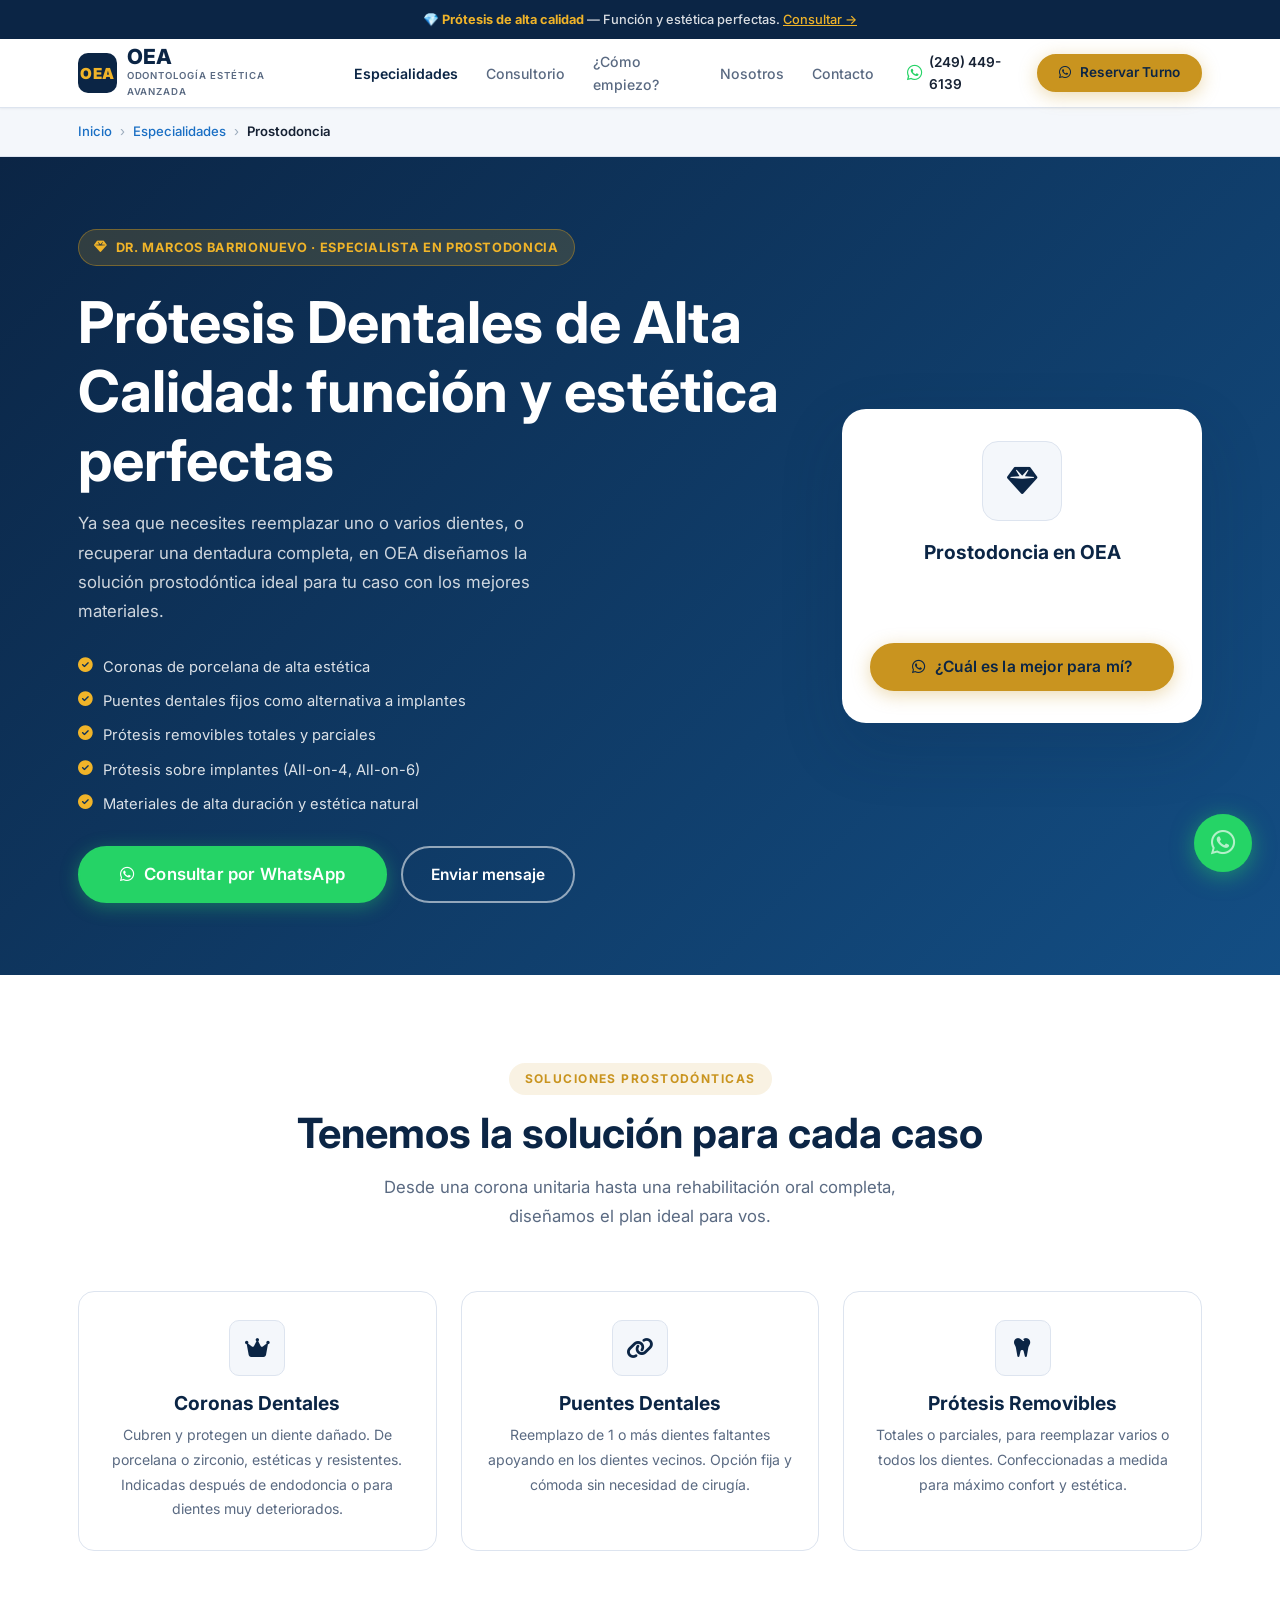
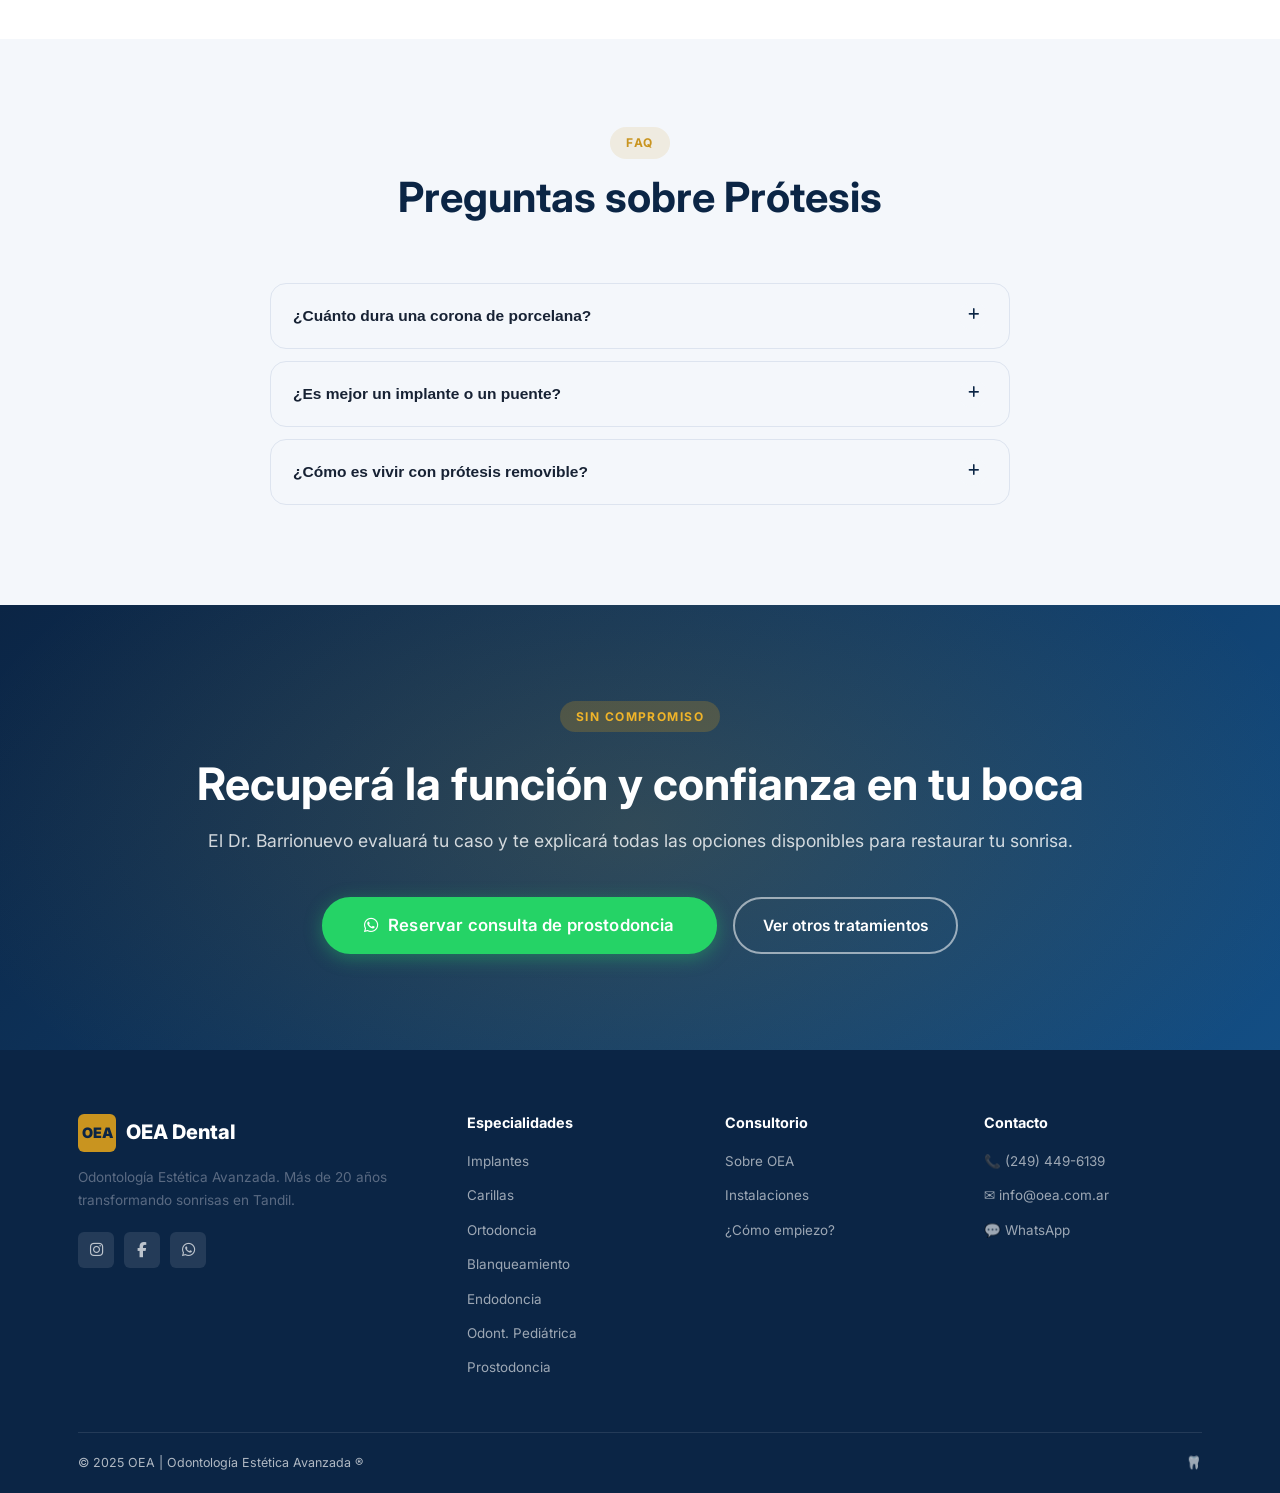
<file: pages/prostodoncia.html>
<!DOCTYPE html>
<html lang="es">
<head>
  <meta charset="UTF-8" /><meta name="viewport" content="width=device-width, initial-scale=1.0" />
  <title>Prostodoncia — OEA Odontología Estética Avanzada | Tandil</title>
  <meta name="description" content="Prótesis fijas y removibles de alta calidad en Tandil. Recuperá la función y estética de tu boca. Dr. Marcos Barrionuevo, especialista en prostodoncia." />
  <link rel="preconnect" href="https://fonts.googleapis.com" /><link rel="preconnect" href="https://fonts.gstatic.com" crossorigin />
  <link href="https://fonts.googleapis.com/css2?family=Inter:wght@400;500;600;700;800;900&display=swap" rel="stylesheet" />
  <link rel="stylesheet" href="https://cdnjs.cloudflare.com/ajax/libs/font-awesome/6.5.0/css/all.min.css" />
  <link rel="stylesheet" href="../css/styles.css" />
</head>
<body>

<div class="top-bar"><strong>💎 Prótesis de alta calidad</strong> — Función y estética perfectas. <a href="https://wa.me/5492494496139?text=Hola!%20Quiero%20consultar%20sobre%20pr%C3%B3tesis%20dentales." target="_blank">Consultar →</a></div>

<nav class="navbar" id="navbar">
  <div class="container navbar-inner">
    <a href="../index.html" class="nav-logo"><div class="nav-logo-icon">OEA</div><div class="nav-logo-text"><span class="nav-logo-title">OEA</span><span class="nav-logo-sub">Odontología Estética Avanzada</span></div></a>
    <nav class="nav-links"><a href="../index.html#servicios" class="active">Especialidades</a><a href="consultorio.html">Consultorio</a><a href="../index.html#proceso">¿Cómo empiezo?</a><a href="nosotros.html">Nosotros</a><a href="contacto.html">Contacto</a></nav>
    <div class="nav-actions"><a href="https://wa.me/5492494496139" class="nav-phone" target="_blank"><i class="fab fa-whatsapp"></i> (249) 449-6139</a><a href="https://wa.me/5492494496139?text=Hola!%20Quiero%20consultar%20sobre%20pr%C3%B3tesis." class="btn btn-primary btn-sm" target="_blank"><i class="fab fa-whatsapp"></i> Reservar Turno</a></div>
    <button class="hamburger" id="hamburger"><span></span><span></span><span></span></button>
  </div>
</nav>
<div class="mobile-nav" id="mobileNav"><div class="mobile-nav-head"><a href="../index.html" class="nav-logo"><div class="nav-logo-icon">OEA</div><div class="nav-logo-text"><span class="nav-logo-title">OEA</span><span class="nav-logo-sub">Odontología Estética Avanzada</span></div></a><button class="mobile-nav-close" id="mobileClose">✕</button></div><div class="mobile-nav-links"><a href="../index.html#servicios">🦷 Especialidades</a><a href="consultorio.html">🏥 Consultorio</a><a href="../index.html#proceso">📋 ¿Cómo empiezo?</a><a href="nosotros.html">👥 Nosotros</a><a href="contacto.html">📍 Contacto</a></div><div class="mobile-nav-footer"><a href="https://wa.me/5492494496139?text=Hola!%20Quiero%20consultar%20sobre%20pr%C3%B3tesis%20dentales." class="btn btn-wa" target="_blank"><i class="fab fa-whatsapp"></i> Consultar por Prótesis</a></div></div>

<div class="breadcrumb"><div class="container"><ul><li><a href="../index.html">Inicio</a></li><li><a href="../index.html#servicios">Especialidades</a></li><li>Prostodoncia</li></ul></div></div>

<section class="service-hero">
  <div class="container">
    <div class="service-hero-inner">
      <div>
        <div class="hero-badge reveal"><i class="fas fa-gem"></i> Dr. Marcos Barrionuevo · Especialista en Prostodoncia</div>
        <h1 class="reveal reveal-delay-1">Prótesis Dentales de Alta Calidad: función y estética perfectas</h1>
        <p class="reveal reveal-delay-2">Ya sea que necesites reemplazar uno o varios dientes, o recuperar una dentadura completa, en OEA diseñamos la solución prostodóntica ideal para tu caso con los mejores materiales.</p>
        <ul class="benefit-list reveal reveal-delay-2">
          <li><i class="fas fa-check-circle"></i> Coronas de porcelana de alta estética</li>
          <li><i class="fas fa-check-circle"></i> Puentes dentales fijos como alternativa a implantes</li>
          <li><i class="fas fa-check-circle"></i> Prótesis removibles totales y parciales</li>
          <li><i class="fas fa-check-circle"></i> Prótesis sobre implantes (All-on-4, All-on-6)</li>
          <li><i class="fas fa-check-circle"></i> Materiales de alta duración y estética natural</li>
        </ul>
        <div class="hero-actions reveal reveal-delay-3">
          <a href="https://wa.me/5492494496139?text=Hola!%20Quiero%20consultar%20sobre%20pr%C3%B3tesis%20dentales." class="btn btn-wa btn-lg" target="_blank"><i class="fab fa-whatsapp"></i> Consultar por WhatsApp</a>
          <a href="contacto.html" class="btn btn-outline-white">Enviar mensaje</a>
        </div>
      </div>
      <div class="service-card-right reveal reveal-delay-3">
        <div class="service-icon-lg"><i class="fas fa-gem"></i></div>
        <h3>Prostodoncia en OEA</h3>
        <p>Evaluación completa para determinar la mejor opción para tu caso particular.</p>
        <a href="https://wa.me/5492494496139?text=Hola!%20Quiero%20consultar%20qu%C3%A9%20tipo%20de%20pr%C3%B3tesis%20es%20mejor%20para%20m%C3%AD." class="btn btn-primary" target="_blank"><i class="fab fa-whatsapp"></i> ¿Cuál es la mejor para mí?</a>
      </div>
    </div>
  </div>
</section>

<section class="section">
  <div class="container">
    <div class="section-header reveal"><div class="section-tag">Soluciones prostodónticas</div><h2 class="section-title">Tenemos la solución para cada caso</h2><p class="section-sub">Desde una corona unitaria hasta una rehabilitación oral completa, diseñamos el plan ideal para vos.</p></div>
    <div class="tech-grid">
      <div class="tech-card reveal"><div class="tech-card-icon"><i class="fas fa-crown"></i></div><h4>Coronas Dentales</h4><p>Cubren y protegen un diente dañado. De porcelana o zirconio, estéticas y resistentes. Indicadas después de endodoncia o para dientes muy deteriorados.</p></div>
      <div class="tech-card reveal reveal-delay-1"><div class="tech-card-icon"><i class="fas fa-link"></i></div><h4>Puentes Dentales</h4><p>Reemplazo de 1 o más dientes faltantes apoyando en los dientes vecinos. Opción fija y cómoda sin necesidad de cirugía.</p></div>
      <div class="tech-card reveal reveal-delay-2"><div class="tech-card-icon"><i class="fas fa-tooth"></i></div><h4>Prótesis Removibles</h4><p>Totales o parciales, para reemplazar varios o todos los dientes. Confeccionadas a medida para máximo confort y estética.</p></div>
    </div>
  </div>
</section>

<section class="section bg-alt">
  <div class="container">
    <div class="section-header reveal"><div class="section-tag">FAQ</div><h2 class="section-title">Preguntas sobre Prótesis</h2></div>
    <div class="faq-wrap">
      <div class="faq-item reveal"><button class="faq-q">¿Cuánto dura una corona de porcelana?<span class="faq-toggle"><i class="fas fa-plus"></i></span></button><div class="faq-body"><div class="faq-body-inner">Con los cuidados adecuados, una corona de porcelana puede durar entre 10 y 20 años. Las de zirconio son aún más resistentes. El factor clave es el mantenimiento: controles periódicos y buena higiene.</div></div></div>
      <div class="faq-item reveal reveal-delay-1"><button class="faq-q">¿Es mejor un implante o un puente?<span class="faq-toggle"><i class="fas fa-plus"></i></span></button><div class="faq-body"><div class="faq-body-inner">Depende de cada caso. El implante es más conservador (no toca los dientes vecinos) y es la solución más duradera. El puente es más rápido y no requiere cirugía, pero implica tallar los dientes adyacentes. Evaluamos cada caso para darte la mejor recomendación.</div></div></div>
      <div class="faq-item reveal reveal-delay-2"><button class="faq-q">¿Cómo es vivir con prótesis removible?<span class="faq-toggle"><i class="fas fa-plus"></i></span></button><div class="faq-body"><div class="faq-body-inner">La adaptación lleva algunas semanas. Al principio puede haber ligera dificultad para comer o hablar, que desaparece con práctica. Una prótesis bien confeccionada permite comer con normalidad y hablar sin problemas. La higiene diaria es simple y la calidad de vida mejora notablemente.</div></div></div>
    </div>
  </div>
</section>

<section class="cta-section">
  <div class="container" style="position:relative;z-index:1;">
    <div class="section-tag" style="background:rgba(201,148,31,.25);color:var(--accent-light);">Sin compromiso</div>
    <h2 style="margin-top:12px;">Recuperá la función y confianza en tu boca</h2>
    <p>El Dr. Barrionuevo evaluará tu caso y te explicará todas las opciones disponibles para restaurar tu sonrisa.</p>
    <div class="cta-actions">
      <a href="https://wa.me/5492494496139?text=Hola!%20Quiero%20consultar%20sobre%20pr%C3%B3tesis%20dentales." class="btn btn-wa btn-lg" target="_blank"><i class="fab fa-whatsapp"></i> Reservar consulta de prostodoncia</a>
      <a href="../index.html#servicios" class="btn btn-outline-white">Ver otros tratamientos</a>
    </div>
  </div>
</section>

<footer class="footer"><div class="container"><div class="footer-grid"><div class="footer-brand"><div class="footer-brand-logo"><div class="footer-logo-box">OEA</div><span class="footer-brand-name">OEA Dental</span></div><p>Odontología Estética Avanzada. Más de 20 años transformando sonrisas en Tandil.</p><div class="social-links"><a href="#" class="social-link"><i class="fab fa-instagram"></i></a><a href="#" class="social-link"><i class="fab fa-facebook-f"></i></a><a href="https://wa.me/5492494496139" class="social-link" target="_blank"><i class="fab fa-whatsapp"></i></a></div></div><div class="footer-col"><h5>Especialidades</h5><ul class="footer-links"><li><a href="implantes.html">Implantes</a></li><li><a href="carillas.html">Carillas</a></li><li><a href="ortodoncia.html">Ortodoncia</a></li><li><a href="blanqueamiento.html">Blanqueamiento</a></li><li><a href="endodoncia.html">Endodoncia</a></li><li><a href="pediatrica.html">Odont. Pediátrica</a></li><li><a href="prostodoncia.html">Prostodoncia</a></li></ul></div><div class="footer-col"><h5>Consultorio</h5><ul class="footer-links"><li><a href="nosotros.html">Sobre OEA</a></li><li><a href="consultorio.html">Instalaciones</a></li><li><a href="../index.html#proceso">¿Cómo empiezo?</a></li></ul></div><div class="footer-col"><h5>Contacto</h5><ul class="footer-links"><li><a href="tel:+5492494496139">📞 (249) 449-6139</a></li><li><a href="mailto:info@oea.com.ar">✉️ info@oea.com.ar</a></li><li><a href="https://wa.me/5492494496139" target="_blank">💬 WhatsApp</a></li></ul></div></div><div class="footer-bottom"><span>© 2025 OEA | Odontología Estética Avanzada ®</span><span>🦷</span></div></div></footer>

<div class="wa-float"><div class="wa-tip">Consultar por Prótesis</div><a href="https://wa.me/5492494496139?text=Hola!%20Quiero%20consultar%20sobre%20pr%C3%B3tesis%20dentales." class="wa-btn" target="_blank"><div class="wa-pulse"></div><i class="fab fa-whatsapp"></i></a></div>
<script src="../js/main.js"></script>
</body>
</html>
</file>
<file: css/styles.css>
/* ==============================================
   OEA DENTAL — Odontología Estética Avanzada
   Complete Design System
   ============================================== */

*, *::before, *::after { margin: 0; padding: 0; box-sizing: border-box; }

:root {
  --primary:       #0B2545;
  --primary-mid:   #134E84;
  --primary-light: #1A6FC4;
  --accent:        #C9941F;
  --accent-light:  #F0B429;
  --accent-pale:   #FFF3D0;
  --bg:            #F4F7FB;
  --bg-dark:       #E8EEF6;
  --white:         #FFFFFF;
  --text:          #172234;
  --text-muted:    #5A6A82;
  --text-light:    #9AAABB;
  --border:        #DDE4EF;
  --success:       #12B76A;
  --danger:        #DC2626;
  --wa:            #25D366;
  --wa-dark:       #128C7E;

  --shadow-xs: 0 1px 2px rgba(11,37,69,.06);
  --shadow-sm: 0 2px 8px rgba(11,37,69,.08);
  --shadow-md: 0 6px 20px rgba(11,37,69,.10);
  --shadow-lg: 0 12px 40px rgba(11,37,69,.13);
  --shadow-xl: 0 24px 64px rgba(11,37,69,.16);

  --r-xs: 6px;
  --r-sm: 10px;
  --r:    16px;
  --r-lg: 24px;
  --r-xl: 40px;
  --r-full: 9999px;

  --ease: cubic-bezier(.4,0,.2,1);
  --t:   .28s;
  --font: 'Inter', system-ui, -apple-system, sans-serif;
}

html { scroll-behavior: smooth; font-size: 16px; }
body {
  font-family: var(--font);
  color: var(--text);
  background: var(--white);
  line-height: 1.65;
  -webkit-font-smoothing: antialiased;
  overflow-x: hidden;
}

h1,h2,h3,h4,h5,h6 {
  font-weight: 700;
  line-height: 1.2;
  color: var(--primary);
}
h1 { font-size: clamp(2rem,5vw,3.6rem); }
h2 { font-size: clamp(1.7rem,3.5vw,2.6rem); }
h3 { font-size: clamp(1.2rem,2.5vw,1.75rem); }
h4 { font-size: clamp(1rem,2vw,1.2rem); }
p  { color: var(--text-muted); line-height: 1.75; }
a  { color: inherit; text-decoration: none; transition: color var(--t) var(--ease); }
img { max-width: 100%; height: auto; display: block; }
ul, ol { list-style: none; }

/* ── Layout ── */
.container {
  max-width: 1180px;
  margin: 0 auto;
  padding: 0 28px;
}
.section       { padding: 88px 0; }
.section-sm    { padding: 64px 0; }
.section-lg    { padding: 112px 0; }
.bg-alt        { background: var(--bg); }
.bg-dark-hero  { background: linear-gradient(135deg,var(--primary) 0%,var(--primary-mid) 100%); }

/* ── Buttons ── */
.btn {
  display: inline-flex;
  align-items: center;
  gap: 9px;
  padding: 14px 28px;
  border-radius: var(--r-full);
  font-weight: 600;
  font-size: .97rem;
  cursor: pointer;
  border: 2px solid transparent;
  transition: all var(--t) var(--ease);
  text-decoration: none;
  letter-spacing: .01em;
  white-space: nowrap;
  line-height: 1;
}
.btn-primary {
  background: var(--accent);
  color: var(--primary);
  border-color: var(--accent);
  box-shadow: 0 4px 18px rgba(201,148,31,.35);
}
.btn-primary:hover {
  background: var(--accent-light);
  border-color: var(--accent-light);
  transform: translateY(-2px);
  box-shadow: 0 8px 28px rgba(201,148,31,.45);
}
.btn-white {
  background: var(--white);
  color: var(--primary);
  border-color: var(--white);
  box-shadow: 0 4px 16px rgba(0,0,0,.12);
}
.btn-white:hover {
  background: var(--bg);
  transform: translateY(-2px);
  box-shadow: 0 8px 28px rgba(0,0,0,.18);
}
.btn-outline-white {
  background: transparent;
  color: var(--white);
  border-color: rgba(255,255,255,.55);
}
.btn-outline-white:hover {
  background: rgba(255,255,255,.12);
  border-color: var(--white);
}
.btn-wa {
  background: var(--wa);
  color: var(--white);
  border-color: var(--wa);
  box-shadow: 0 4px 18px rgba(37,211,102,.38);
}
.btn-wa:hover {
  background: var(--wa-dark);
  border-color: var(--wa-dark);
  transform: translateY(-2px);
  box-shadow: 0 8px 28px rgba(37,211,102,.48);
}
.btn-lg { padding: 18px 40px; font-size: 1.05rem; }
.btn-sm { padding: 10px 20px; font-size: .85rem; }

/* ── Top Bar ── */
.top-bar {
  background: var(--primary);
  color: rgba(255,255,255,.85);
  padding: 9px 0;
  font-size: .8rem;
  font-weight: 500;
  text-align: center;
}
.top-bar strong { color: var(--accent-light); }
.top-bar a { color: var(--accent-light); text-decoration: underline; }

/* ── Navbar ── */
.navbar {
  position: sticky;
  top: 0;
  z-index: 900;
  background: var(--white);
  border-bottom: 1px solid var(--border);
  box-shadow: var(--shadow-xs);
  transition: box-shadow var(--t) var(--ease);
}
.navbar.scrolled { box-shadow: var(--shadow-md); }

.navbar-inner {
  display: flex;
  align-items: center;
  justify-content: space-between;
  height: 68px;
  gap: 20px;
}
.nav-logo {
  display: flex;
  align-items: center;
  gap: 10px;
  text-decoration: none;
}
.nav-logo-icon {
  width: 40px; height: 40px;
  background: var(--primary);
  border-radius: var(--r-sm);
  display: flex; align-items: center; justify-content: center;
  font-weight: 900; font-size: .95rem;
  color: var(--accent-light);
  letter-spacing: .02em;
}
.nav-logo-text { display: flex; flex-direction: column; }
.nav-logo-title {
  font-size: 1.3rem; font-weight: 800;
  color: var(--primary); line-height: 1;
}
.nav-logo-sub {
  font-size: .6rem; font-weight: 600;
  text-transform: uppercase; letter-spacing: .1em;
  color: var(--text-muted);
}
.nav-links {
  display: flex; align-items: center; gap: 2px;
}
.nav-links a {
  padding: 8px 13px;
  border-radius: var(--r-xs);
  font-size: .88rem; font-weight: 500;
  color: var(--text-muted);
  transition: all var(--t) var(--ease);
}
.nav-links a:hover { color: var(--primary); background: var(--bg); }
.nav-links a.active { color: var(--primary); font-weight: 600; }
.nav-actions {
  display: flex; align-items: center; gap: 14px;
}
.nav-phone {
  display: flex; align-items: center; gap: 7px;
  font-size: .85rem; font-weight: 600; color: var(--text);
}
.nav-phone i { color: var(--wa); font-size: 1.1rem; }
.hamburger {
  display: none;
  flex-direction: column; gap: 5px;
  padding: 8px; background: none; border: none; cursor: pointer;
}
.hamburger span {
  display: block; width: 22px; height: 2px;
  background: var(--primary); border-radius: 2px;
  transition: var(--t) var(--ease);
}

/* ── Mobile Nav ── */
.mobile-nav {
  display: none; position: fixed;
  inset: 0; z-index: 1100;
  background: var(--white);
  flex-direction: column;
  padding: 0;
  overflow-y: auto;
}
.mobile-nav.open { display: flex; }
.mobile-nav-head {
  display: flex; align-items: center; justify-content: space-between;
  padding: 20px 24px;
  border-bottom: 1px solid var(--border);
}
.mobile-nav-close {
  background: none; border: none;
  font-size: 1.6rem; cursor: pointer; color: var(--text);
  line-height: 1; padding: 4px;
}
.mobile-nav-links {
  display: flex; flex-direction: column; padding: 16px;
  gap: 4px;
}
.mobile-nav-links a {
  padding: 14px 16px;
  border-radius: var(--r-sm);
  font-size: 1rem; font-weight: 500;
  color: var(--text);
  border-bottom: 1px solid var(--border);
}
.mobile-nav-links a:hover { background: var(--bg); color: var(--primary); }
.mobile-nav-footer {
  padding: 16px;
  display: flex; flex-direction: column; gap: 10px;
}
.mobile-nav-footer .btn { justify-content: center; font-size: 1rem; }

/* ── Hero ── */
.hero {
  background: linear-gradient(135deg, var(--primary) 0%, #0D3360 45%, var(--primary-mid) 100%);
  color: var(--white);
  padding: 96px 0 80px;
  position: relative;
  overflow: hidden;
  min-height: 88vh;
  display: flex; align-items: center;
}
.hero::after {
  content: '';
  position: absolute; bottom: -1px; left: 0; right: 0;
  height: 72px;
  background: linear-gradient(to bottom-right, var(--white) 49%, transparent 51%);
}
.hero-glow {
  position: absolute;
  top: -20%; right: -15%;
  width: 70%; height: 160%;
  background: radial-gradient(ellipse, rgba(201,148,31,.13) 0%, transparent 65%);
  pointer-events: none;
}
.hero-glow-2 {
  position: absolute;
  bottom: -30%; left: -10%;
  width: 50%; height: 100%;
  background: radial-gradient(ellipse, rgba(26,111,196,.18) 0%, transparent 65%);
  pointer-events: none;
}
.hero-inner {
  display: grid;
  grid-template-columns: 1fr 420px;
  gap: 60px; align-items: center;
  position: relative; z-index: 1;
}
.hero-badge {
  display: inline-flex; align-items: center; gap: 8px;
  background: rgba(201,148,31,.2);
  border: 1px solid rgba(201,148,31,.45);
  color: var(--accent-light);
  padding: 7px 15px;
  border-radius: var(--r-full);
  font-size: .8rem; font-weight: 700;
  letter-spacing: .05em; text-transform: uppercase;
  margin-bottom: 22px;
}
.hero-title {
  font-size: clamp(2.2rem,5vw,3.8rem);
  color: var(--white);
  margin-bottom: 20px;
  line-height: 1.12;
}
.hero-title .gold { color: var(--accent-light); }
.hero-sub {
  font-size: 1.1rem;
  color: rgba(255,255,255,.78);
  margin-bottom: 36px;
  max-width: 500px;
  line-height: 1.75;
}
.hero-actions { display: flex; gap: 14px; flex-wrap: wrap; }
.hero-trust {
  display: flex; gap: 24px; flex-wrap: wrap;
  margin-top: 40px;
  padding-top: 32px;
  border-top: 1px solid rgba(255,255,255,.14);
}
.hero-trust-item {
  display: flex; align-items: center; gap: 9px;
}
.hero-trust-item i { color: var(--accent-light); font-size: 1rem; }
.hero-trust-item span { font-size: .82rem; color: rgba(255,255,255,.78); font-weight: 500; }

/* Hero card */
.hero-card {
  background: var(--white);
  border-radius: var(--r-lg);
  padding: 36px 32px 32px;
  box-shadow: var(--shadow-xl);
  position: relative;
  overflow: hidden;
}
.hero-card::before {
  content: '';
  position: absolute; top: 0; left: 0; right: 0; height: 4px;
  background: linear-gradient(90deg, var(--accent), var(--accent-light));
}
.hero-card-icon {
  width: 72px; height: 72px;
  background: var(--bg);
  border-radius: var(--r-sm);
  display: flex; align-items: center; justify-content: center;
  font-size: 1.9rem; color: var(--primary);
  margin: 0 auto 18px;
  border: 1px solid var(--border);
}
.hero-card h3 {
  text-align: center; font-size: 1.25rem;
  margin-bottom: 6px; color: var(--primary);
}
.hero-card > p {
  text-align: center; font-size: .88rem; margin-bottom: 24px;
}
.hero-card .btn { width: 100%; justify-content: center; margin-bottom: 20px; }
.hero-mini-stats {
  display: grid; grid-template-columns: repeat(3,1fr);
  gap: 12px;
  padding-top: 20px;
  border-top: 1px solid var(--border);
}
.mini-stat-num {
  font-size: 1.6rem; font-weight: 800;
  color: var(--primary); display: block; line-height: 1;
}
.mini-stat-label {
  font-size: .68rem; font-weight: 600;
  color: var(--text-muted); text-align: center; margin-top: 4px;
}

/* ── Stats Bar ── */
.stats-bar { background: var(--primary); padding: 52px 0; }
.stats-bar-grid {
  display: grid;
  grid-template-columns: repeat(4,1fr);
  gap: 32px; text-align: center;
}
.stat-num {
  font-size: clamp(2.2rem,4vw,3.2rem);
  font-weight: 900; color: var(--accent-light);
  line-height: 1; display: block;
}
.stat-lbl { font-size: .85rem; color: rgba(255,255,255,.72); margin-top: 7px; font-weight: 500; }
.stat-divider { width: 1px; background: rgba(255,255,255,.12); display: block; }

/* ── Section Header ── */
.section-header { text-align: center; margin-bottom: 60px; }
.section-tag {
  display: inline-block;
  background: rgba(201,148,31,.12);
  color: var(--accent);
  padding: 6px 16px;
  border-radius: var(--r-full);
  font-size: .75rem; font-weight: 700;
  text-transform: uppercase; letter-spacing: .12em;
  margin-bottom: 14px;
}
.section-title { margin-bottom: 14px; }
.section-sub {
  font-size: 1.05rem; color: var(--text-muted);
  max-width: 560px; margin: 0 auto;
}

/* ── Services Grid ── */
.services-grid {
  display: grid;
  grid-template-columns: repeat(4,1fr);
  gap: 22px;
}
.service-card {
  background: var(--white);
  border: 1.5px solid var(--border);
  border-radius: var(--r);
  padding: 28px 22px;
  display: block; color: inherit; text-decoration: none;
  transition: all var(--t) var(--ease);
  position: relative; overflow: hidden;
}
.service-card::after {
  content: '';
  position: absolute; bottom: 0; left: 0; right: 0; height: 3px;
  background: linear-gradient(90deg,var(--accent),var(--accent-light));
  transform: scaleX(0);
  transition: transform var(--t) var(--ease);
  transform-origin: left;
}
.service-card:hover {
  border-color: transparent;
  box-shadow: var(--shadow-lg);
  transform: translateY(-6px);
}
.service-card:hover::after { transform: scaleX(1); }
.service-icon {
  width: 54px; height: 54px;
  background: var(--bg);
  border-radius: var(--r-sm);
  display: flex; align-items: center; justify-content: center;
  font-size: 1.55rem; margin-bottom: 16px;
  transition: all var(--t) var(--ease);
}
.service-card:hover .service-icon {
  background: var(--primary);
  color: var(--accent-light);
}
.service-card h3 { font-size: 1rem; margin-bottom: 7px; }
.service-card p { font-size: .85rem; margin-bottom: 14px; line-height: 1.6; }
.service-arrow {
  font-size: .82rem; font-weight: 700;
  color: var(--primary-light);
  display: flex; align-items: center; gap: 6px;
}
.service-arrow i { transition: transform var(--t) var(--ease); }
.service-card:hover .service-arrow i { transform: translateX(5px); }

/* ── Why Us ── */
.why-grid {
  display: grid;
  grid-template-columns: 1fr 1fr;
  gap: 64px; align-items: center;
}
.why-features { display: flex; flex-direction: column; gap: 30px; }
.why-feature { display: flex; gap: 18px; }
.why-icon {
  width: 50px; height: 50px; flex-shrink: 0;
  background: var(--primary);
  border-radius: var(--r-sm);
  display: flex; align-items: center; justify-content: center;
  color: var(--accent-light); font-size: 1.25rem;
}
.why-feature h4 { margin-bottom: 5px; }
.why-feature p { font-size: .9rem; }
.why-visual-box {
  background: var(--primary);
  border-radius: var(--r-lg);
  padding: 44px 40px;
  color: var(--white); position: relative; overflow: hidden;
}
.why-visual-box::before {
  content: '';
  position: absolute; top: -50%; right: -25%;
  width: 80%; height: 200%;
  background: radial-gradient(ellipse, rgba(201,148,31,.18) 0%,transparent 65%);
}
.why-visual-box h3 { color: var(--accent-light); font-size: 1.6rem; margin-bottom: 8px; }
.why-visual-box > p { color: rgba(255,255,255,.76); margin-bottom: 28px; font-size: .95rem; }
.mini-quote {
  background: rgba(255,255,255,.08);
  border-left: 3px solid var(--accent);
  border-radius: 0 var(--r-sm) var(--r-sm) 0;
  padding: 18px 20px;
}
.mini-quote p {
  font-style: italic; font-size: .92rem;
  color: rgba(255,255,255,.9); margin-bottom: 10px;
}
.mini-quote-author { font-size: .78rem; color: var(--accent-light); font-weight: 700; }

/* ── Process ── */
.process-grid {
  display: grid;
  grid-template-columns: repeat(4,1fr);
  gap: 24px; position: relative;
}
.process-line {
  position: absolute; top: 40px; left: 14%; right: 14%;
  height: 2px;
  background: linear-gradient(90deg, var(--accent), var(--accent-light));
  z-index: 0;
}
.process-step { text-align: center; position: relative; z-index: 1; }
.step-num {
  width: 80px; height: 80px; margin: 0 auto 20px;
  border-radius: 50%;
  background: var(--primary);
  display: flex; align-items: center; justify-content: center;
  font-size: 1.6rem; font-weight: 900;
  color: var(--accent-light);
  border: 4px solid var(--white);
  box-shadow: 0 0 0 4px var(--accent), var(--shadow-md);
}
.process-step h4 { margin-bottom: 7px; font-size: .98rem; }
.process-step p { font-size: .85rem; }

/* ── Team ── */
.team-grid {
  display: grid;
  grid-template-columns: repeat(4,1fr);
  gap: 22px;
}
.team-card {
  background: var(--white);
  border: 1.5px solid var(--border);
  border-radius: var(--r);
  overflow: hidden;
  transition: all var(--t) var(--ease);
}
.team-card:hover { box-shadow: var(--shadow-lg); transform: translateY(-5px); }
.team-avatar {
  aspect-ratio: 1; width: 100%;
  background: linear-gradient(145deg, var(--primary) 0%, var(--primary-light) 100%);
  display: flex; align-items: center; justify-content: center;
  font-size: 1rem; color: rgba(255,255,255,.22);
  position: relative;
}
.team-avatar i {
  font-size: 3.8rem;
  color: rgba(255,255,255,.2);
}
.team-initials {
  font-size: 1.5rem; font-weight: 800;
  color: rgba(255,255,255,.28); letter-spacing: .04em;
}
.team-info { padding: 18px 16px; }
.team-info h4 { font-size: .95rem; margin-bottom: 4px; }
.team-spec { font-size: .78rem; font-weight: 700; color: var(--accent); }
.team-lic { font-size: .73rem; color: var(--text-muted); margin-top: 3px; }

/* ── Testimonials ── */
.testimonials-grid {
  display: grid;
  grid-template-columns: repeat(3,1fr);
  gap: 24px;
}
.testimonial-card {
  background: var(--white);
  border: 1.5px solid var(--border);
  border-radius: var(--r);
  padding: 28px;
  transition: all var(--t) var(--ease);
}
.testimonial-card:hover { box-shadow: var(--shadow-md); transform: translateY(-3px); }
.stars { color: #F59E0B; font-size: .95rem; letter-spacing: 2px; margin-bottom: 14px; }
.testimonial-text {
  font-style: italic; color: var(--text);
  font-size: .93rem; margin-bottom: 20px; line-height: 1.75;
}
.testimonial-author { display: flex; align-items: center; gap: 12px; }
.author-av {
  width: 44px; height: 44px; border-radius: 50%;
  background: var(--primary);
  display: flex; align-items: center; justify-content: center;
  color: var(--white); font-weight: 700; font-size: .95rem;
}
.author-name { font-size: .88rem; font-weight: 700; margin-bottom: 2px; }
.author-detail { font-size: .75rem; color: var(--text-muted); }

/* ── FAQ ── */
.faq-wrap { max-width: 740px; margin: 0 auto; }
.faq-item {
  border: 1.5px solid var(--border);
  border-radius: var(--r);
  margin-bottom: 12px;
  overflow: hidden;
  transition: border-color var(--t) var(--ease);
}
.faq-item.open { border-color: var(--primary-light); box-shadow: var(--shadow-sm); }
.faq-q {
  width: 100%; text-align: left;
  background: none; border: none;
  padding: 18px 22px;
  display: flex; align-items: center; justify-content: space-between; gap: 14px;
  font-size: .97rem; font-weight: 600; color: var(--text);
  cursor: pointer;
  transition: all var(--t) var(--ease);
}
.faq-q:hover { background: var(--bg); color: var(--primary); }
.faq-toggle {
  width: 28px; height: 28px; flex-shrink: 0;
  border-radius: 50%;
  background: var(--bg);
  display: flex; align-items: center; justify-content: center;
  font-size: .8rem; color: var(--primary);
  transition: all var(--t) var(--ease);
}
.faq-item.open .faq-toggle { background: var(--primary); color: var(--white); transform: rotate(45deg); }
.faq-body {
  max-height: 0; overflow: hidden;
  transition: max-height .35s var(--ease);
}
.faq-body-inner {
  padding: 0 22px 18px;
  font-size: .92rem; color: var(--text-muted); line-height: 1.75;
}

/* ── CTA Section ── */
.cta-section {
  background: linear-gradient(135deg, var(--primary) 0%, var(--primary-mid) 100%);
  color: var(--white); text-align: center;
  padding: 96px 0; position: relative; overflow: hidden;
}
.cta-section::before {
  content: '';
  position: absolute; top: -50%; left: 50%; transform: translateX(-50%);
  width: 130%; height: 200%;
  background: radial-gradient(ellipse,rgba(201,148,31,.18) 0%,transparent 60%);
}
.cta-section h2 { color: var(--white); margin-bottom: 14px; font-size: clamp(1.8rem,4vw,2.8rem); }
.cta-section > .container > p { color: rgba(255,255,255,.8); font-size: 1.1rem; margin-bottom: 40px; }
.cta-actions { display: flex; gap: 16px; justify-content: center; flex-wrap: wrap; }

/* ── Contact ── */
.contact-grid {
  display: grid;
  grid-template-columns: 1fr 1.5fr;
  gap: 60px; align-items: start;
}
.contact-items { display: flex; flex-direction: column; gap: 22px; }
.contact-item { display: flex; gap: 16px; align-items: flex-start; }
.contact-ic {
  width: 46px; height: 46px; flex-shrink: 0;
  background: var(--primary);
  border-radius: var(--r-sm);
  display: flex; align-items: center; justify-content: center;
  color: var(--accent-light); font-size: 1.1rem;
}
.contact-ic-content h5 { font-size: .9rem; margin-bottom: 4px; }
.contact-ic-content a, .contact-ic-content p { font-size: .88rem; color: var(--text-muted); }
.contact-ic-content a:hover { color: var(--primary-light); }

.contact-form-box {
  background: var(--white);
  border: 1.5px solid var(--border);
  border-radius: var(--r-lg);
  padding: 40px;
  box-shadow: var(--shadow-md);
}
.form-group { margin-bottom: 18px; }
.form-group label { display: block; font-size: .85rem; font-weight: 600; color: var(--text); margin-bottom: 7px; }
.form-group input,
.form-group select,
.form-group textarea {
  width: 100%;
  padding: 12px 15px;
  border: 1.5px solid var(--border);
  border-radius: var(--r-xs);
  font-size: .93rem;
  font-family: var(--font);
  color: var(--text);
  background: var(--white);
  transition: border-color var(--t) var(--ease), box-shadow var(--t) var(--ease);
  outline: none;
}
.form-group input:focus,
.form-group select:focus,
.form-group textarea:focus {
  border-color: var(--primary-light);
  box-shadow: 0 0 0 3px rgba(26,111,196,.1);
}
.form-group textarea { height: 116px; resize: vertical; }
.form-row { display: grid; grid-template-columns: 1fr 1fr; gap: 16px; }
.form-group input::placeholder,
.form-group textarea::placeholder { color: var(--text-light); }

/* ── Footer ── */
.footer {
  background: var(--primary);
  color: rgba(255,255,255,.68);
  padding: 64px 0 0;
}
.footer-grid {
  display: grid;
  grid-template-columns: 1.6fr 1fr 1fr 1fr;
  gap: 40px; margin-bottom: 44px;
}
.footer-brand-logo {
  display: flex; align-items: center; gap: 10px; margin-bottom: 14px;
}
.footer-logo-box {
  width: 38px; height: 38px;
  background: var(--accent);
  border-radius: var(--r-xs);
  display: flex; align-items: center; justify-content: center;
  font-weight: 900; color: var(--primary); font-size: .9rem;
}
.footer-brand-name { font-size: 1.25rem; font-weight: 800; color: var(--white); }
.footer-brand p { font-size: .85rem; line-height: 1.7; margin-bottom: 20px; }
.social-links { display: flex; gap: 10px; }
.social-link {
  width: 36px; height: 36px;
  background: rgba(255,255,255,.1);
  border-radius: var(--r-xs);
  display: flex; align-items: center; justify-content: center;
  color: rgba(255,255,255,.7); font-size: .95rem;
  transition: all var(--t) var(--ease);
}
.social-link:hover { background: var(--accent); color: var(--primary); }
.footer-col h5 { font-size: .9rem; color: var(--white); margin-bottom: 16px; }
.footer-links li { margin-bottom: 8px; }
.footer-links a { font-size: .84rem; color: rgba(255,255,255,.6); transition: color var(--t) var(--ease); }
.footer-links a:hover { color: var(--accent-light); }
.footer-bottom {
  border-top: 1px solid rgba(255,255,255,.1);
  padding: 20px 0;
  display: flex; justify-content: space-between; align-items: center;
  font-size: .78rem;
}
.footer-bottom a { color: var(--accent-light); }

/* ── Floating WhatsApp ── */
.wa-float {
  position: fixed;
  bottom: 28px; right: 28px;
  z-index: 800;
  display: flex; flex-direction: column; align-items: flex-end; gap: 10px;
}
.wa-tip {
  background: var(--white);
  border-radius: var(--r);
  padding: 10px 14px;
  box-shadow: var(--shadow-lg);
  font-size: .82rem; font-weight: 600; color: var(--text);
  opacity: 0; transform: translateX(16px);
  transition: all var(--t) var(--ease);
  pointer-events: none; white-space: nowrap;
}
.wa-float:hover .wa-tip { opacity: 1; transform: translateX(0); }
.wa-btn {
  width: 58px; height: 58px;
  border-radius: 50%;
  background: var(--wa);
  display: flex; align-items: center; justify-content: center;
  font-size: 1.75rem; color: var(--white);
  box-shadow: 0 4px 22px rgba(37,211,102,.5);
  transition: all var(--t) var(--ease);
  position: relative;
}
.wa-btn:hover { transform: scale(1.1); box-shadow: 0 8px 32px rgba(37,211,102,.6); }
.wa-pulse {
  position: absolute; inset: 0; border-radius: 50%;
  background: rgba(37,211,102,.35);
  animation: wapulse 2s ease-out infinite;
}
@keyframes wapulse {
  0%  { transform: scale(1); opacity: .9; }
  100%{ transform: scale(1.7); opacity: 0; }
}

/* ── Urgency Bar ── */
.urgency-bar {
  background: linear-gradient(90deg, #B91C1C, #DC2626);
  color: var(--white);
  text-align: center;
  padding: 12px 24px;
  font-size: .88rem; font-weight: 600;
}
.urgency-bar i { margin-right: 8px; animation: ub 1.4s ease infinite; }
@keyframes ub { 0%,100%{opacity:1} 50%{opacity:.35} }

/* ── Breadcrumb ── */
.breadcrumb { background: var(--bg); padding: 13px 0; border-bottom: 1px solid var(--border); }
.breadcrumb ul {
  display: flex; align-items: center; gap: 8px;
  font-size: .82rem; list-style: none;
}
.breadcrumb li { display: flex; align-items: center; gap: 8px; color: var(--text-muted); }
.breadcrumb li::after { content: '›'; color: var(--text-light); }
.breadcrumb li:last-child::after { display: none; }
.breadcrumb li:last-child { color: var(--text); font-weight: 600; }
.breadcrumb a { color: var(--primary-light); font-weight: 500; }
.breadcrumb a:hover { text-decoration: underline; }

/* ── Service Hero ── */
.service-hero {
  background: linear-gradient(135deg, var(--primary) 0%, var(--primary-mid) 100%);
  color: var(--white); padding: 72px 0;
}
.service-hero-inner {
  display: grid;
  grid-template-columns: 1fr 360px;
  gap: 56px; align-items: center;
}
.service-hero h1 { color: var(--white); margin-bottom: 14px; }
.service-hero p { color: rgba(255,255,255,.8); font-size: 1.05rem; margin-bottom: 28px; max-width: 480px; }
.benefit-list { margin-bottom: 30px; display: flex; flex-direction: column; gap: 10px; }
.benefit-list li { display: flex; align-items: flex-start; gap: 10px; font-size: .92rem; color: rgba(255,255,255,.85); }
.benefit-list li i { color: var(--accent-light); margin-top: 3px; flex-shrink: 0; }
.service-card-right {
  background: var(--white);
  border-radius: var(--r-lg);
  padding: 32px 28px;
  text-align: center;
  box-shadow: var(--shadow-xl);
}
.service-icon-lg {
  width: 80px; height: 80px;
  background: var(--bg);
  border-radius: var(--r);
  border: 1px solid var(--border);
  display: flex; align-items: center; justify-content: center;
  font-size: 1.9rem; color: var(--primary);
  margin: 0 auto 20px;
}
.service-card-right h3 { font-size: 1.2rem; margin-bottom: 8px; }
.service-card-right p { font-size: .88rem; margin-bottom: 22px; }
.service-card-right .btn { width: 100%; justify-content: center; }

/* ── Content Sections ── */
.content-2col {
  display: grid;
  grid-template-columns: 1fr 1fr;
  gap: 64px; align-items: center;
}
.content-2col.flip { direction: rtl; }
.content-2col.flip > * { direction: ltr; }
.content-emoji-box {
  background: linear-gradient(145deg, var(--bg) 0%, var(--bg-dark) 100%);
  border-radius: var(--r-lg);
  display: flex; align-items: center; justify-content: center;
  min-height: 320px; position: relative; overflow: hidden;
}
.content-emoji-box::before {
  content: '';
  position: absolute; inset: 0;
  background-image: radial-gradient(circle, rgba(11,37,69,.05) 1px, transparent 1px);
  background-size: 22px 22px;
}
.content-emoji-box svg { position: relative; z-index: 1; width: min(220px,72%); height: auto; }
.check-list { margin-top: 20px; display: flex; flex-direction: column; gap: 11px; }
.check-list li { display: flex; align-items: flex-start; gap: 11px; font-size: .93rem; }
.check-list li i { color: var(--accent); margin-top: 3px; flex-shrink: 0; }

/* ── Consultorio Page ── */
.tech-grid {
  display: grid;
  grid-template-columns: repeat(3,1fr);
  gap: 24px;
}
.tech-card {
  background: var(--white);
  border: 1.5px solid var(--border);
  border-radius: var(--r); padding: 28px 24px;
  text-align: center;
  transition: all var(--t) var(--ease);
}
.tech-card:hover { box-shadow: var(--shadow-md); transform: translateY(-4px); }
.tech-card-icon {
  width: 56px; height: 56px;
  background: var(--bg);
  border-radius: var(--r-sm);
  border: 1px solid var(--border);
  display: flex; align-items: center; justify-content: center;
  font-size: 1.35rem; color: var(--primary);
  margin: 0 auto 16px;
  transition: all var(--t) var(--ease);
}
.tech-card:hover .tech-card-icon {
  background: var(--primary); color: var(--accent-light); border-color: var(--primary);
}
.tech-card h4 { margin-bottom: 8px; }
.tech-card p { font-size: .88rem; }

/* ── Nosotros ── */
.values-grid {
  display: grid;
  grid-template-columns: repeat(3,1fr);
  gap: 28px;
}
.value-card {
  background: var(--white);
  border: 1.5px solid var(--border);
  border-radius: var(--r); padding: 32px 28px;
  transition: all var(--t) var(--ease);
}
.value-card:hover { box-shadow: var(--shadow-md); border-color: var(--primary-light); }
.value-icon {
  width: 56px; height: 56px;
  background: var(--primary);
  border-radius: var(--r-sm);
  display: flex; align-items: center; justify-content: center;
  color: var(--accent-light); font-size: 1.4rem;
  margin-bottom: 18px;
}
.value-card h4 { margin-bottom: 8px; }

/* ── Map Embed ── */
.map-container {
  border-radius: var(--r-lg);
  overflow: hidden;
  height: 320px;
  background: var(--bg-dark);
  display: flex; align-items: center; justify-content: center;
  border: 1.5px solid var(--border);
  margin-top: 32px;
  font-size: 3rem;
}

/* ── Animations ── */
.reveal {
  opacity: 0;
  transform: translateY(28px);
  transition: opacity .65s var(--ease), transform .65s var(--ease);
}
.reveal.in { opacity: 1; transform: none; }
.reveal-delay-1 { transition-delay: .1s; }
.reveal-delay-2 { transition-delay: .2s; }
.reveal-delay-3 { transition-delay: .3s; }
.reveal-delay-4 { transition-delay: .4s; }

/* ── Responsive ── */
@media (max-width: 1024px) {
  .hero-inner { grid-template-columns: 1fr; }
  .hero-card-col { display: none; }
  .services-grid { grid-template-columns: repeat(2,1fr); }
  .team-grid { grid-template-columns: repeat(2,1fr); }
  .footer-grid { grid-template-columns: repeat(2,1fr); }
  .stats-bar-grid { grid-template-columns: repeat(2,1fr); }
  .why-grid { grid-template-columns: 1fr; }
  .tech-grid { grid-template-columns: repeat(2,1fr); }
  .values-grid { grid-template-columns: repeat(2,1fr); }
  .contact-grid { grid-template-columns: 1fr; }
  .service-hero-inner { grid-template-columns: 1fr; }
  .service-card-right { display: none; }
}
@media (max-width: 768px) {
  .section { padding: 60px 0; }
  .nav-links,.nav-phone { display: none; }
  .hamburger { display: flex; }
  .hero { padding: 72px 0 56px; min-height: auto; }
  .hero-title { font-size: 2rem; }
  .hero-actions { flex-direction: column; }
  .hero-trust { gap: 14px; }
  .process-grid { grid-template-columns: repeat(2,1fr); }
  .process-line { display: none; }
  .testimonials-grid { grid-template-columns: 1fr; }
  .content-2col { grid-template-columns: 1fr; }
  .content-2col.flip { direction: ltr; }
  .footer-grid { grid-template-columns: 1fr; }
  .footer-bottom { flex-direction: column; gap: 8px; text-align: center; }
  .cta-section { padding: 72px 0; }
  .form-row { grid-template-columns: 1fr; }
  .stats-bar-grid { grid-template-columns: repeat(2,1fr); }
  .wa-float { bottom: 18px; right: 18px; }
  .wa-btn { width: 52px; height: 52px; font-size: 1.6rem; }
}
@media (max-width: 480px) {
  .container { padding: 0 16px; }
  .services-grid { grid-template-columns: 1fr; }
  .team-grid { grid-template-columns: repeat(2,1fr); }
  .process-grid { grid-template-columns: 1fr; }
  .values-grid { grid-template-columns: 1fr; }
  .tech-grid { grid-template-columns: 1fr; }
  .stats-bar-grid { grid-template-columns: repeat(2,1fr); }
}
</file>
